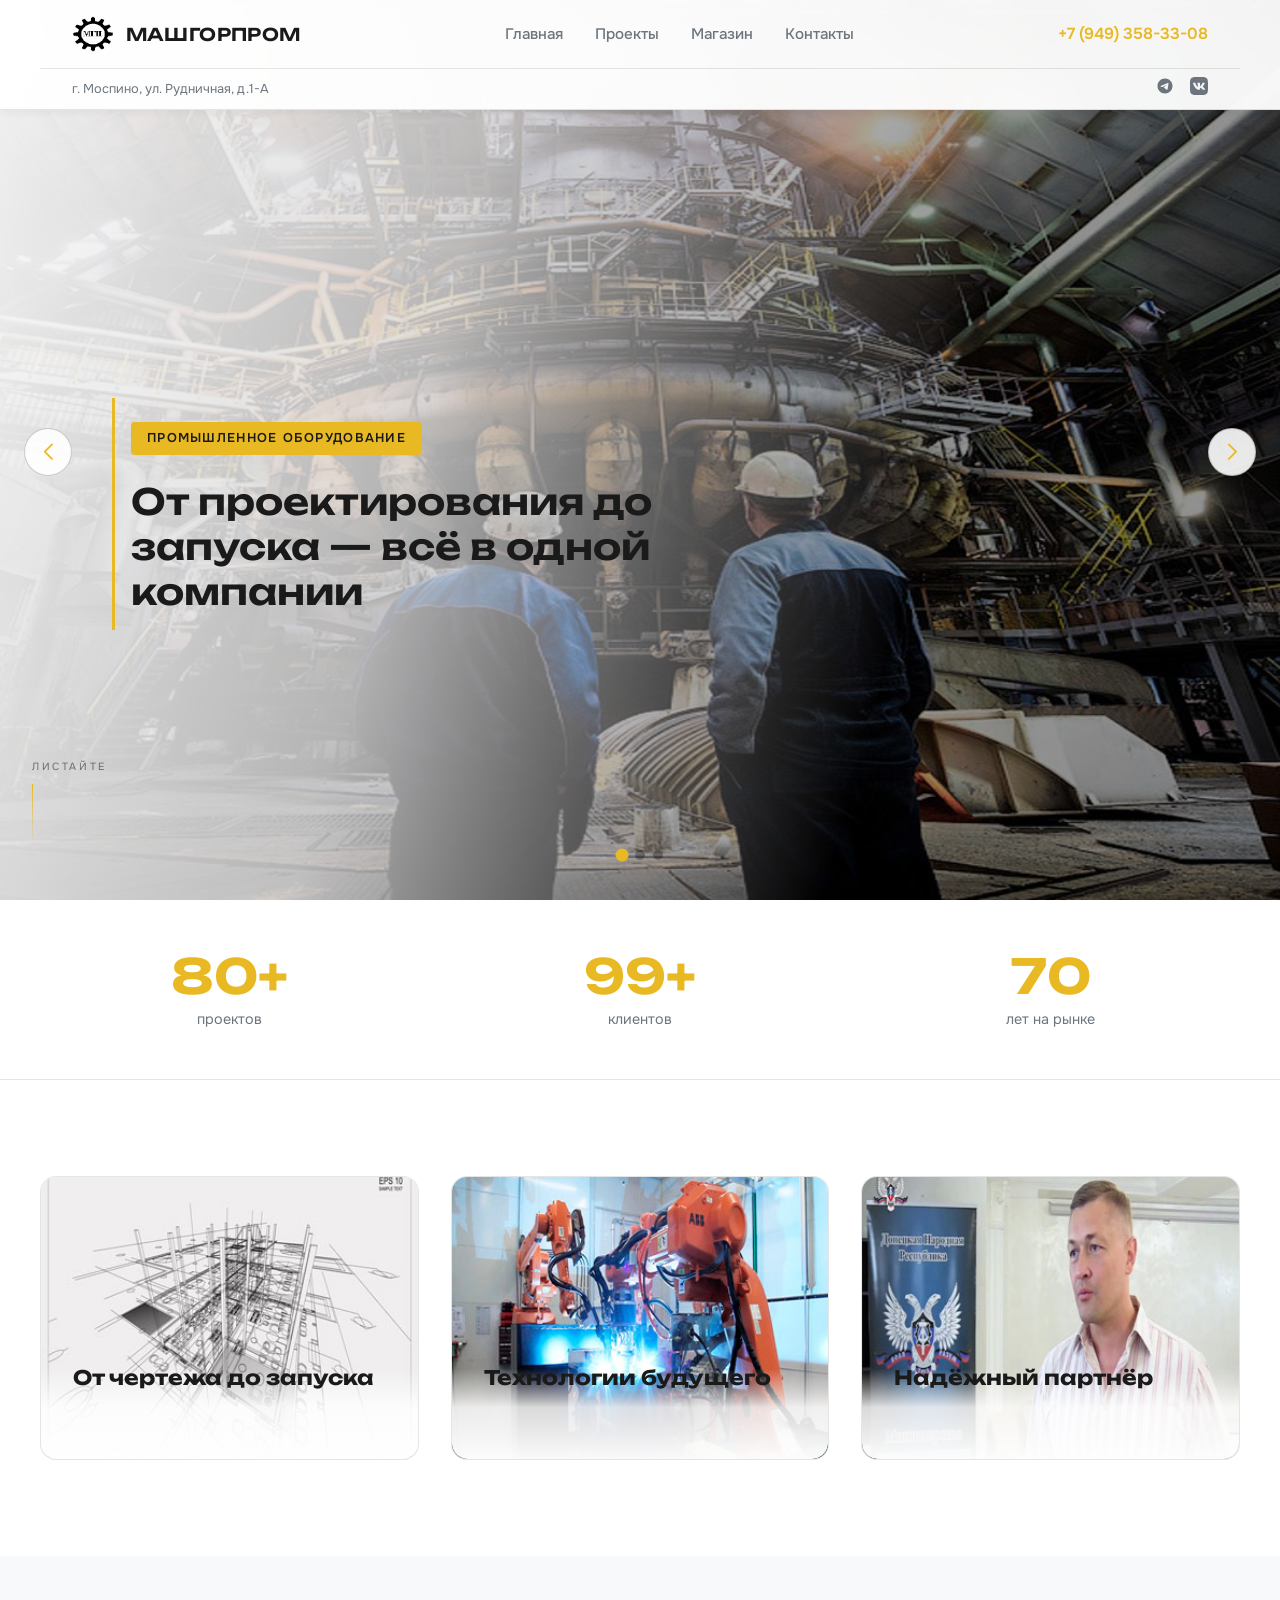
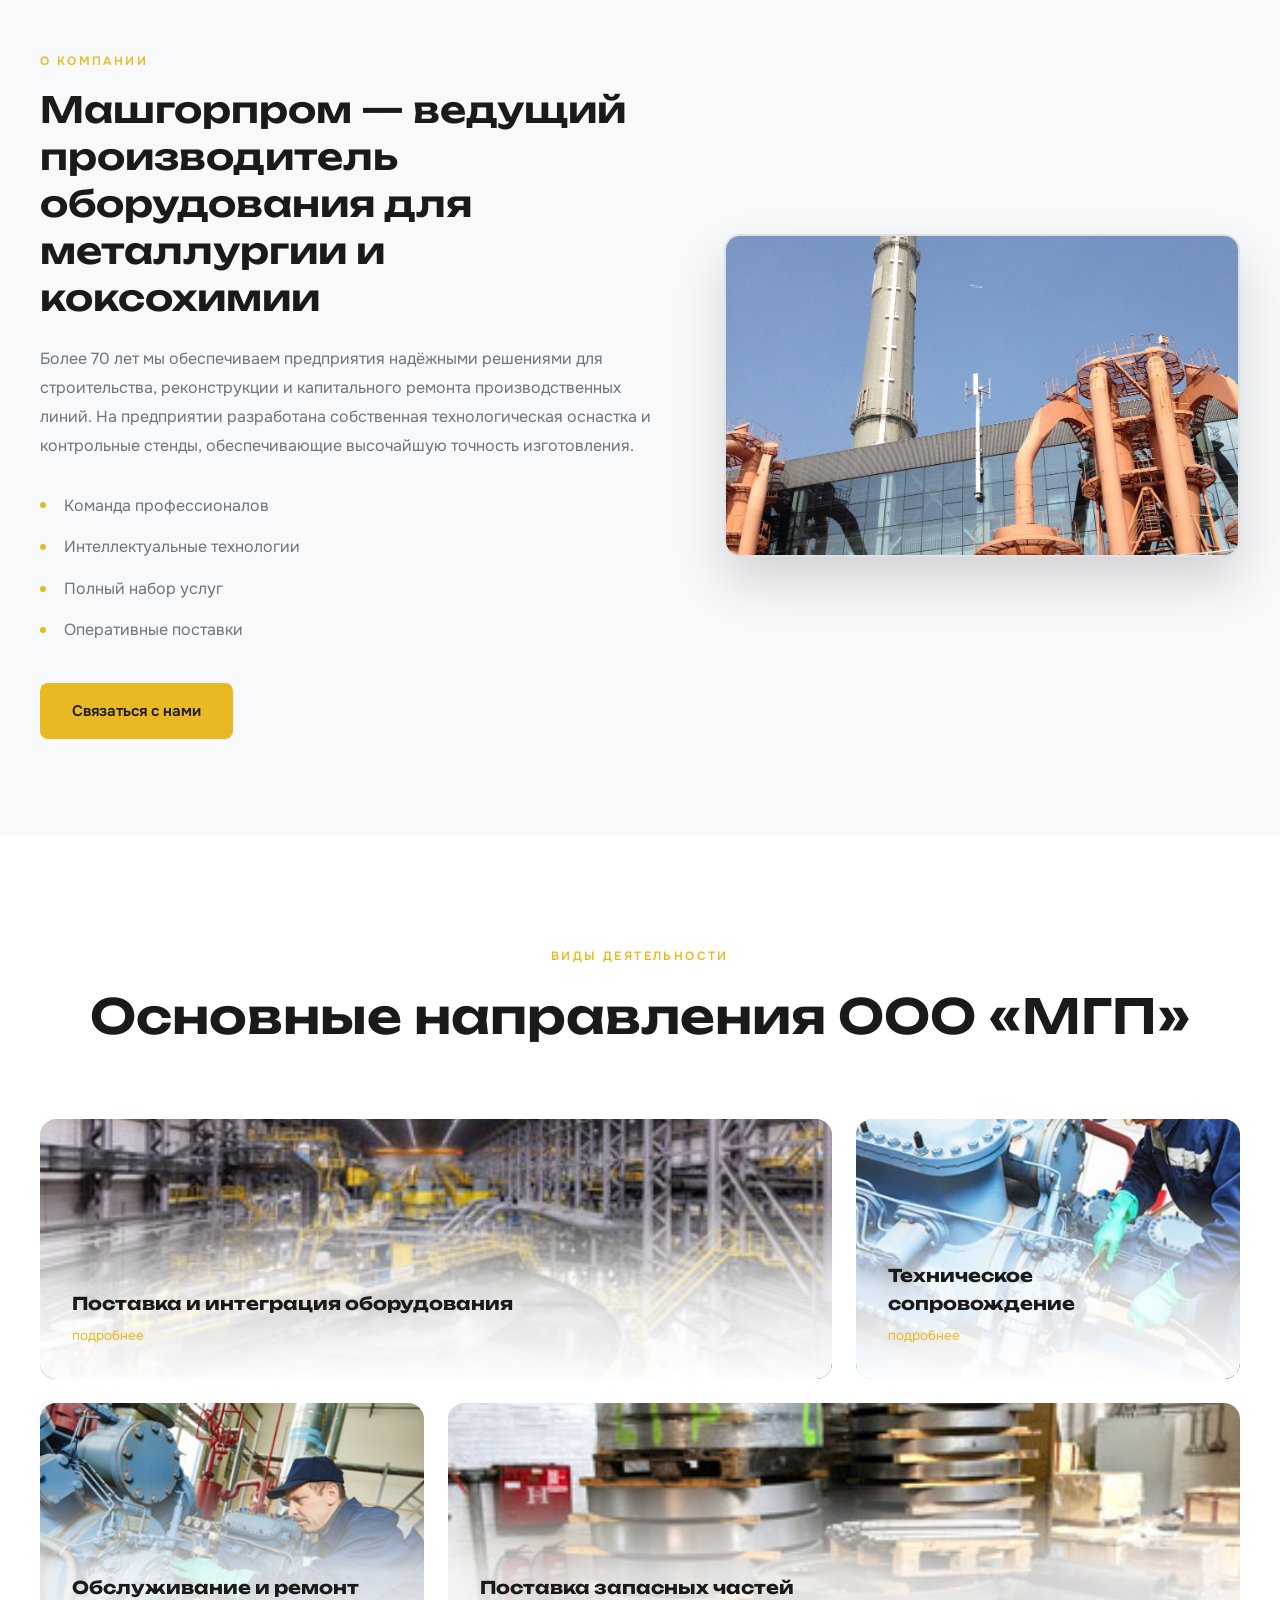
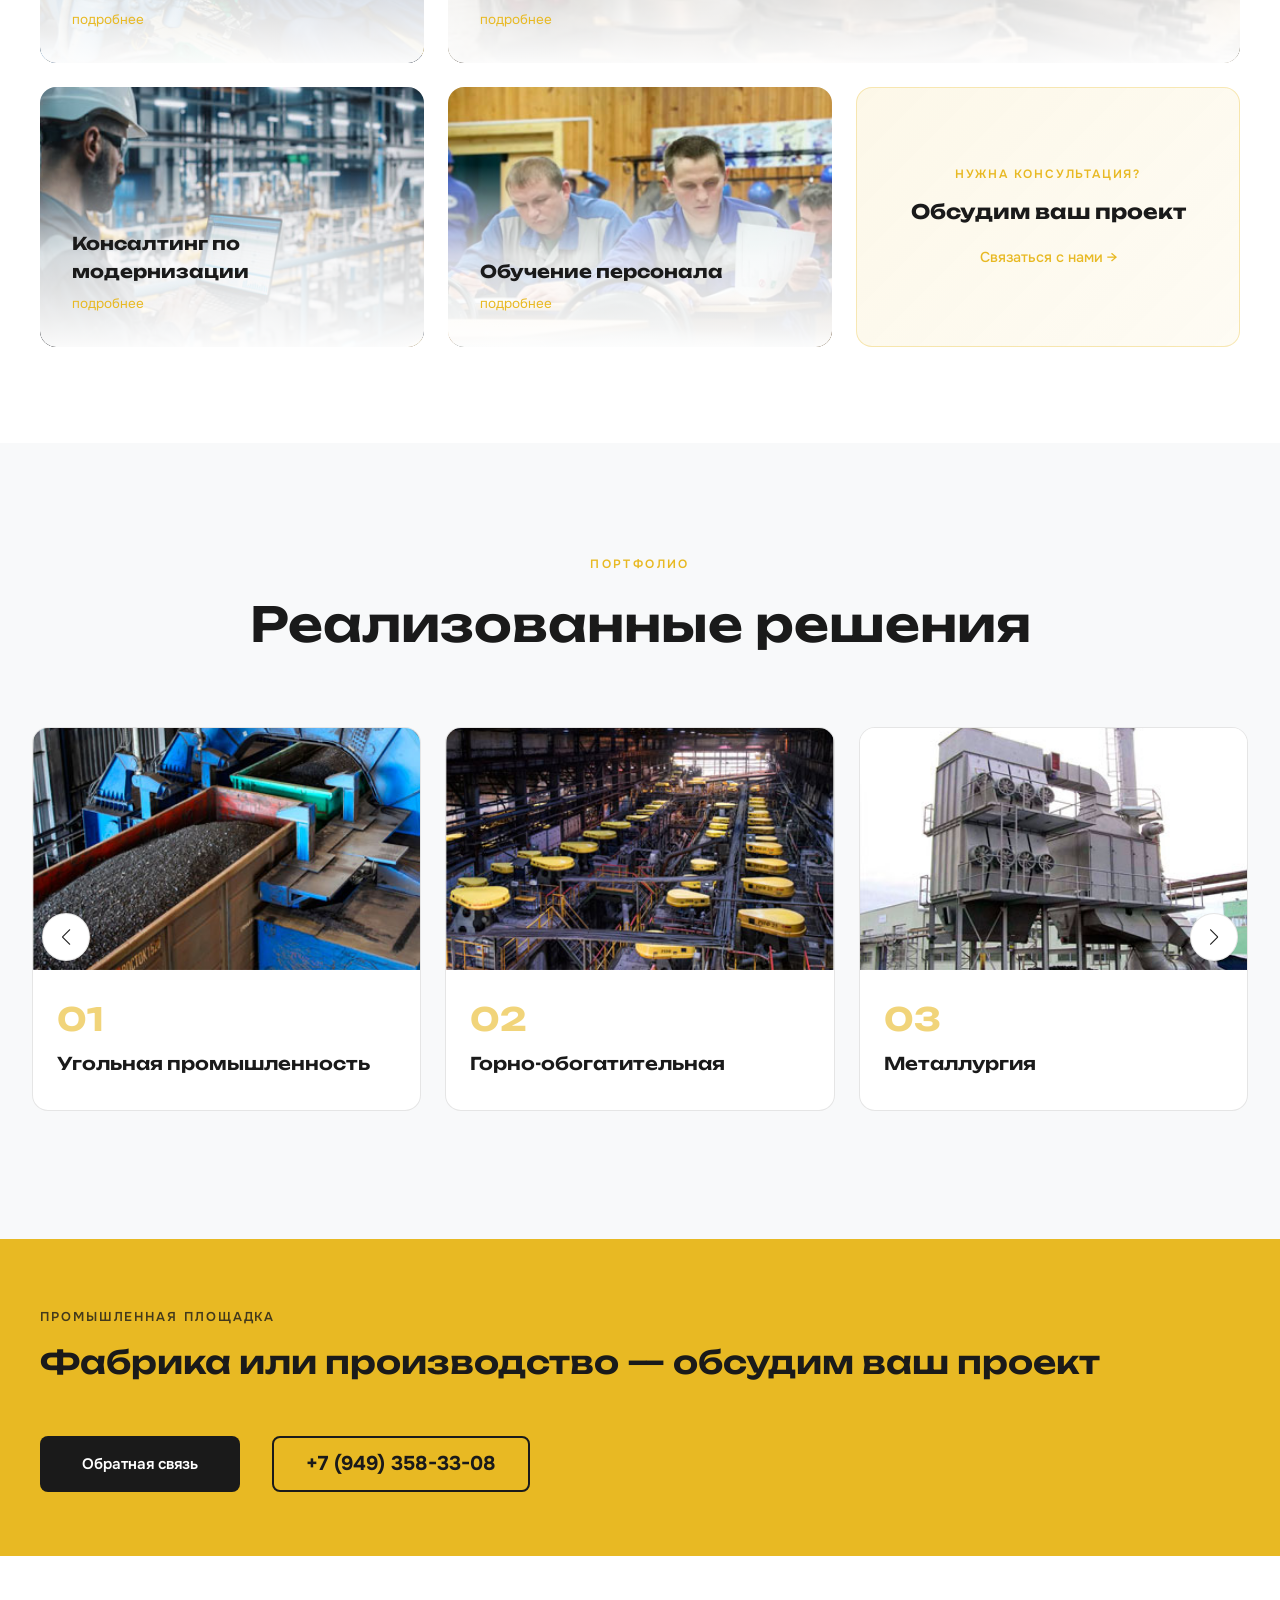
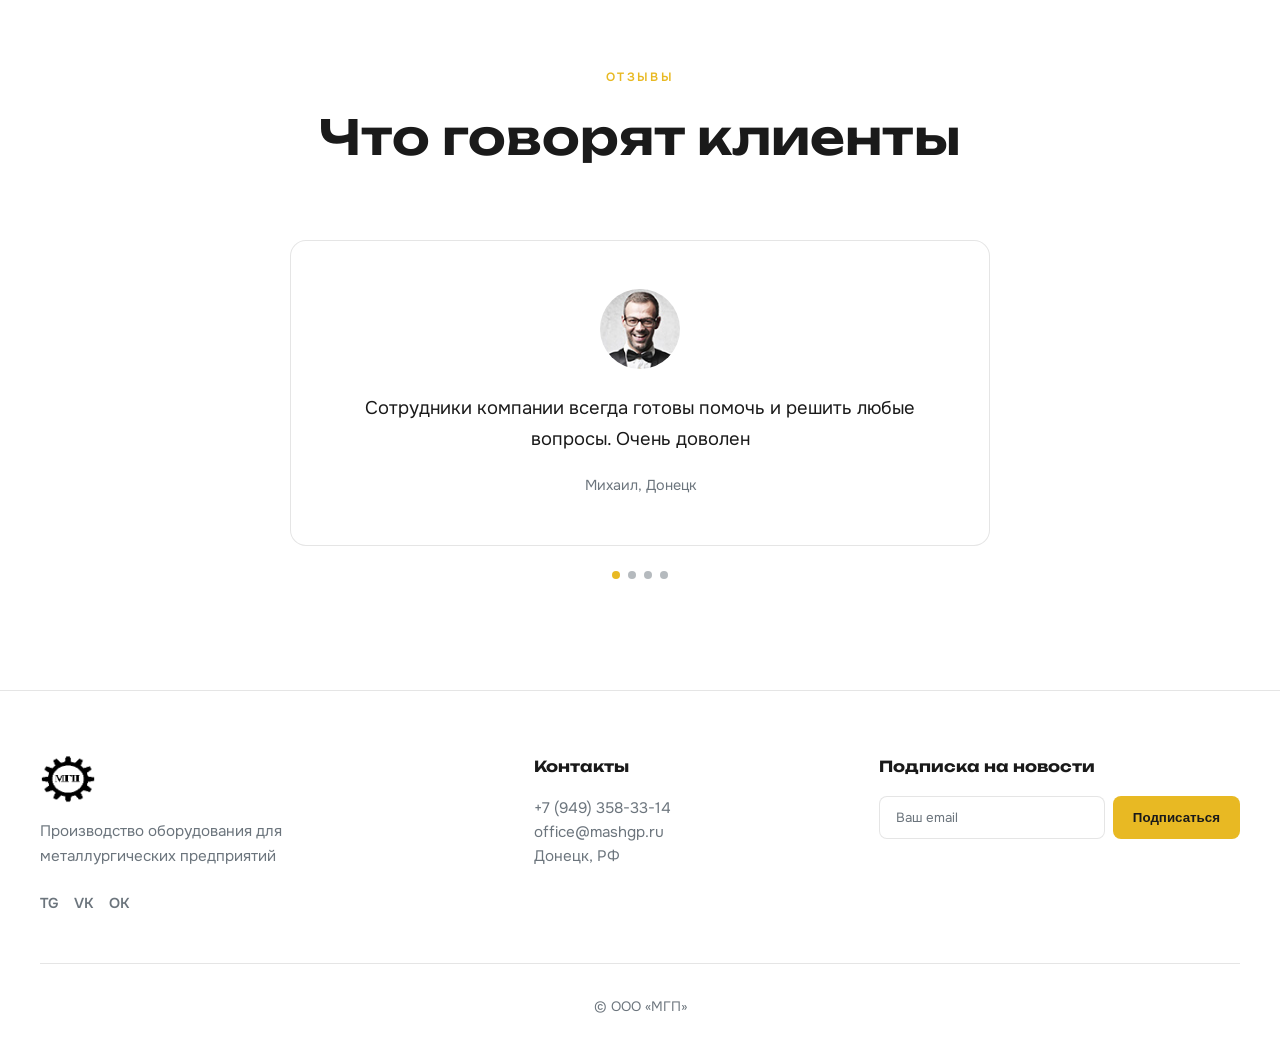
<file: index.html>
<!DOCTYPE html>
<html lang="ru">
<head>
  <meta charset="utf-8">
  <meta name="viewport" content="width=device-width, initial-scale=1">
  <title>МАШГОРПРОМ — Промышленное оборудование</title>
  <meta name="description" content="ООО Машгорпром — производство нестандартного оборудования для коксохимической и металлургической отраслей. 70+ лет на рынке.">
  <link rel="icon" href="images/favicon.png" type="image/png">

  <link rel="preconnect" href="https://fonts.googleapis.com">
  <link rel="preconnect" href="https://fonts.gstatic.com" crossorigin>
  <link href="https://fonts.googleapis.com/css2?family=Unbounded:wght@400;500;600;700&family=Onest:wght@400;500;600;700&display=swap" rel="stylesheet">

  <link rel="stylesheet" href="https://cdn.jsdelivr.net/npm/swiper@11/swiper-bundle.min.css">
  <link rel="stylesheet" href="css/home.css">
</head>
<body>
  <div class="preload" aria-hidden="true"></div>

  <header class="site-header">
    <div class="header-inner">
      <a href="index.html" class="logo">
        <img src="images/embl.png" alt="">
        <span>МАШГОРПРОМ</span>
      </a>
      <nav class="nav">
        <a href="index.html">Главная</a>
        <!-- <a href="services.html">Сервисы</a> -->
        <a href="projects.html">Проекты</a>
        <a href="shop.html">Магазин</a>
        <a href="contact-style-2.html">Контакты</a>
      </nav>
      <a href="tel:+79493583308" class="header-phone">+7 (949) 358-33-08</a>
      <button class="nav-toggle" aria-label="Меню" type="button">
        <span></span><span></span><span></span>
      </button>
    </div>
    <div class="header-bar">
      <span>г. Моспино, ул. Рудничная, д.1-А</span>
      <div class="header-social">
        <a href="#" aria-label="Telegram"><svg viewBox="0 0 24 24" width="18" height="18"><path fill="currentColor" d="M12 2C6.48 2 2 6.48 2 12s4.48 10 10 10 10-4.48 10-10S17.52 2 12 2zm4.64 6.8c-.15 1.58-.8 5.42-1.13 7.19-.14.75-.42 1-.68 1.03-.58.05-1.02-.38-1.58-.75-.88-.58-1.38-.94-2.23-1.5-.99-.65-.35-1.01.22-1.59.15-.15 2.71-2.48 2.76-2.69a.2.2 0 00-.05-.18c-.06-.05-.14-.03-.21-.02-.09.02-1.49.95-4.22 2.79-.4.27-.76.41-1.08.4-.36-.01-1.04-.2-1.55-.37-.63-.2-1.12-.31-1.08-.66.02-.18.27-.36.74-.55 2.92-1.27 4.86-2.11 5.83-2.51 2.78-1.16 3.35-1.36 3.73-1.36.08 0 .27.02.39.12.1.08.13.19.14.27-.01.06.01.24 0 .38z"/></svg></a>
        <a href="#" aria-label="VK"><svg viewBox="0 0 24 24" width="18" height="18"><path fill="currentColor" d="M15.684 0H8.316C1.592 0 0 1.592 0 8.316v7.368C0 22.408 1.592 24 8.316 24h7.368C22.408 24 24 22.408 24 15.684V8.316C24 1.592 22.408 0 15.684 0zm3.692 17.123h-1.744c-.66 0-.862-.525-2.049-1.727-1.033-1-1.49-1.135-1.744-1.135-.356 0-.458.102-.458.593v1.575c0 .424-.135.678-1.253.678-1.846 0-3.896-1.118-5.335-3.202C4.624 10.857 4.03 8.57 4.03 8.096c0-.254.102-.491.593-.491h1.744c.44 0 .61.203.78.677.863 2.49 2.303 4.675 2.896 4.675.22 0 .322-.102.322-.66V9.721c-.068-1.186-.695-1.287-.695-1.71 0-.203.17-.407.44-.407h2.744c.373 0 .508.203.508.643v3.473c0 .372.17.508.271.508.22 0 .407-.136.813-.542 1.254-1.406 2.151-3.574 2.151-3.574.119-.254.322-.491.762-.491h1.744c.525 0 .644.27.525.643-.22 1.017-2.354 4.031-2.354 4.031-.186.305-.254.44 0 .78.186.254.796.779 1.203 1.253.745.847 1.32 1.558 1.473 2.049.17.49-.085.744-.576.744z"/></svg></a>
      </div>
    </div>
  </header>

  <main>
    <section class="hero">
      <div class="hero-slider swiper">
        <div class="swiper-wrapper">
          <div class="swiper-slide" style="background-image: url(images/slider/1.jpg)">
            <div class="hero-content">
              <span class="hero-tag">Промышленное оборудование</span>
              <h1>От проектирования до запуска — всё в одной компании</h1>
            </div>
          </div>
          <div class="swiper-slide" style="background-image: url(images/slider/2.jpg)">
            <div class="hero-content">
              <span class="hero-tag">Надёжность</span>
              <h1>Более 20 лет на рынке промышленных решений</h1>
            </div>
          </div>
          <div class="swiper-slide" style="background-image: url(images/slider/3.jpg)">
            <div class="hero-content">
              <span class="hero-tag">Технологии будущего</span>
              <h1>Автоматизация и цифровизация вашего производства</h1>
            </div>
          </div>
        </div>
        <div class="hero-pagination swiper-pagination"></div>
        <button class="hero-prev swiper-button-prev" aria-label="Назад"></button>
        <button class="hero-next swiper-button-next" aria-label="Вперёд"></button>
        <div class="hero-scroll">
          <span>Листайте</span>
          <div class="hero-scroll-line"></div>
        </div>
      </div>
    </section>

    <section class="stats">
      <div class="stats-grid">
        <div class="stat">
          <span class="stat-num">80+</span>
          <span class="stat-label">проектов</span>
        </div>
        <div class="stat">
          <span class="stat-num">99+</span>
          <span class="stat-label">клиентов</span>
        </div>
        <div class="stat">
          <span class="stat-num">70</span>
          <span class="stat-label">лет на рынке</span>
        </div>
      </div>
    </section>

    <section class="features">
      <div class="features-grid">
        <a href="services.html" class="feature-card">
          <div class="feature-img"><img src="images/features/1-1.jpg" alt=""></div>
          <div class="feature-content">
            <h3>От чертежа до запуска</h3>
            <span class="feature-link">Узнать больше →</span>
          </div>
        </a>
        <a href="services.html" class="feature-card">
          <div class="feature-img"><img src="images/features/2-2.jpg" alt=""></div>
          <div class="feature-content">
            <h3>Технологии будущего</h3>
            <span class="feature-link">Узнать больше →</span>
          </div>
        </a>
        <a href="services.html" class="feature-card">
          <div class="feature-img"><img src="images/features/3-3.jpg" alt=""></div>
          <div class="feature-content">
            <h3>Надёжный партнёр</h3>
            <span class="feature-link">Узнать больше →</span>
          </div>
        </a>
      </div>
    </section>

    <section class="about">
      <div class="about-wrap">
        <div class="about-text">
          <span class="section-label">О компании</span>
          <h2>Машгорпром — ведущий производитель оборудования для металлургии и коксохимии</h2>
          <p>Более 70 лет мы обеспечиваем предприятия надёжными решениями для строительства, реконструкции и капитального ремонта производственных линий. На предприятии разработана собственная технологическая оснастка и контрольные стенды, обеспечивающие высочайшую точность изготовления.</p>
          <ul class="about-list">
            <li>Команда профессионалов</li>
            <li>Интеллектуальные технологии</li>
            <li>Полный набор услуг</li>
            <li>Оперативные поставки</li>
          </ul>
          <a href="contact-style-2.html" class="btn btn-primary">Связаться с нами</a>
        </div>
        <div class="about-img">
          <img src="images/features/h1-1.jpg" alt="Производство Машгорпром">
        </div>
      </div>
    </section>

    <section class="services">
      <div class="section-head">
        <span class="section-label">Виды деятельности</span>
        <h2>Основные направления ООО «МГП»</h2>
      </div>
      <div class="services-bento">
        <a href="industry-construction.html" class="service-tile">
          <img src="images/service/1-1.jpg" alt="">
          <div class="service-tile-overlay">
            <h3>Поставка и интеграция оборудования</h3>
            <span>подробнее</span>
          </div>
        </a>
        <a href="industry-construction.html" class="service-tile">
          <img src="images/service/2-2.jpg" alt="">
          <div class="service-tile-overlay">
            <h3>Техническое сопровождение</h3>
            <span>подробнее</span>
          </div>
        </a>
        <a href="industry-construction.html" class="service-tile">
          <img src="images/service/3-3.jpg" alt="">
          <div class="service-tile-overlay">
            <h3>Обслуживание и ремонт</h3>
            <span>подробнее</span>
          </div>
        </a>
        <a href="industry-construction.html" class="service-tile">
          <img src="images/service/4-4.jpg" alt="">
          <div class="service-tile-overlay">
            <h3>Поставка запасных частей</h3>
            <span>подробнее</span>
          </div>
        </a>
        <a href="industry-construction.html" class="service-tile">
          <img src="images/service/5-5.jpg" alt="">
          <div class="service-tile-overlay">
            <h3>Консалтинг по модернизации</h3>
            <span>подробнее</span>
          </div>
        </a>
        <a href="industry-construction.html" class="service-tile">
          <img src="images/service/6-6.jpg" alt="">
          <div class="service-tile-overlay">
            <h3>Обучение персонала</h3>
            <span>подробнее</span>
          </div>
        </a>
        <a href="contact-style-2.html" class="service-tile service-tile-cta">
          <div class="service-tile-cta-inner">
            <span class="service-tile-cta-label">Нужна консультация?</span>
            <h3>Обсудим ваш проект</h3>
            <span class="service-tile-cta-link">Связаться с нами →</span>
          </div>
        </a>
      </div>
    </section>

    <section class="projects">
      <div class="section-head">
        <span class="section-label">Портфолио</span>
        <h2>Реализованные решения</h2>
      </div>
      <div class="projects-slider swiper">
        <div class="swiper-wrapper">
          <div class="swiper-slide">
            <a href="project-single.html" class="project-card">
              <div class="project-img"><img src="images/projects/1-11.jpg" alt=""></div>
              <div class="project-info">
                <span class="project-num">01</span>
                <h3>Угольная промышленность</h3>
                <p>Модернизация участков погрузки и транспортировки угля</p>
              </div>
            </a>
          </div>
          <div class="swiper-slide">
            <a href="project-single.html" class="project-card">
              <div class="project-img"><img src="images/projects/2-2.jpg" alt=""></div>
              <div class="project-info">
                <span class="project-num">02</span>
                <h3>Горно-обогатительная</h3>
                <p>Создание и модернизация обогатительных фабрик</p>
              </div>
            </a>
          </div>
          <div class="swiper-slide">
            <a href="project-single.html" class="project-card">
              <div class="project-img"><img src="images/projects/3-3.jpg" alt=""></div>
              <div class="project-info">
                <span class="project-num">03</span>
                <h3>Металлургия</h3>
                <p>Системы пылегазоочистки и экологической безопасности</p>
              </div>
            </a>
          </div>
          <div class="swiper-slide">
            <a href="project-single.html" class="project-card">
              <div class="project-img"><img src="images/projects/4-4.jpg" alt=""></div>
              <div class="project-info">
                <span class="project-num">04</span>
                <h3>Цементная промышленность</h3>
                <p>Автоматизация линий фасовки и погрузки цемента</p>
              </div>
            </a>
          </div>
        </div>
        <div class="projects-nav">
          <button class="projects-prev swiper-button-prev" aria-label="Назад"></button>
          <button class="projects-next swiper-button-next" aria-label="Вперёд"></button>
        </div>
      </div>
    </section>

    <section class="cta">
      <div class="cta-inner">
        <div class="cta-text">
          <span class="cta-label">Промышленная площадка</span>
          <h2>Фабрика или производство — обсудим ваш проект</h2>
        </div>
        <div class="cta-actions">
          <a href="contact-style-2.html" class="btn btn-light">Обратная связь</a>
          <a href="tel:+79493583308" class="cta-phone">+7 (949) 358-33-08</a>
        </div>
      </div>
    </section>

    <section class="testimonials">
      <div class="section-head">
        <span class="section-label">Отзывы</span>
        <h2>Что говорят клиенты</h2>
      </div>
      <div class="testimonials-slider swiper">
        <div class="swiper-wrapper">
          <div class="swiper-slide">
            <blockquote class="testimonial">
              <img src="images/testimonials/1.jpg" alt="" class="testimonial-avatar">
              <p>Сотрудники компании всегда готовы помочь и решить любые вопросы. Очень доволен</p>
              <cite>Михаил, Донецк</cite>
            </blockquote>
          </div>
          <div class="swiper-slide">
            <blockquote class="testimonial">
              <img src="images/testimonials/2.jpg" alt="" class="testimonial-avatar">
              <p>Заказывал оборудование и был приятно удивлен качеством. Доставка прошла без задержек</p>
              <cite>Иван, Санкт-Петербург</cite>
            </blockquote>
          </div>
          <div class="swiper-slide">
            <blockquote class="testimonial">
              <img src="images/testimonials/3.jpg" alt="" class="testimonial-avatar">
              <p>Спасибо за оперативные ответы и профессиональные рекомендации. Очень доволен!</p>
              <cite>Дмитрий, Екатеринбург</cite>
            </blockquote>
          </div>
          <div class="swiper-slide">
            <blockquote class="testimonial">
              <img src="images/testimonials/4.jpg" alt="" class="testimonial-avatar">
              <p>Отличное качество продукции и профессиональный подход. Рекомендую всем</p>
              <cite>Ольга, Новосибирск</cite>
            </blockquote>
          </div>
        </div>
        <div class="testimonials-pagination swiper-pagination"></div>
      </div>
    </section>
  </main>

  <footer class="site-footer">
    <div class="footer-inner">
      <div class="footer-brand">
        <img src="images/embl.png" alt="" class="footer-logo">
        <p>Производство оборудования для металлургических предприятий</p>
        <div class="footer-social">
          <a href="#" aria-label="Telegram">TG</a>
          <a href="#" aria-label="VK">VK</a>
          <a href="#" aria-label="Одноклассники">OK</a>
        </div>
      </div>
      <div class="footer-contacts">
        <h4>Контакты</h4>
        <p><a href="tel:+79493583314">+7 (949) 358-33-14</a></p>
        <p><a href="mailto:office@mashgp.ru">office@mashgp.ru</a></p>
        <p>Донецк, РФ</p>
      </div>
      <div class="footer-newsletter">
        <h4>Подписка на новости</h4>
        <form class="newsletter-form">
          <input type="email" placeholder="Ваш email" required>
          <button type="submit">Подписаться</button>
        </form>
      </div>
    </div>
    <div class="footer-bottom">
      <p>© ООО «МГП»</p>
    </div>
  </footer>

  <a href="#" class="scroll-top" aria-label="Наверх">
    <svg viewBox="0 0 24 24" width="24" height="24"><path fill="currentColor" d="M7.41 15.41L12 10.83l4.59 4.58L18 14l-6-6-6 6z"/></svg>
  </a>

  <script src="https://cdn.jsdelivr.net/npm/swiper@11/swiper-bundle.min.js"></script>
  <script src="js/home.js"></script>
</body>
</html>
</file>
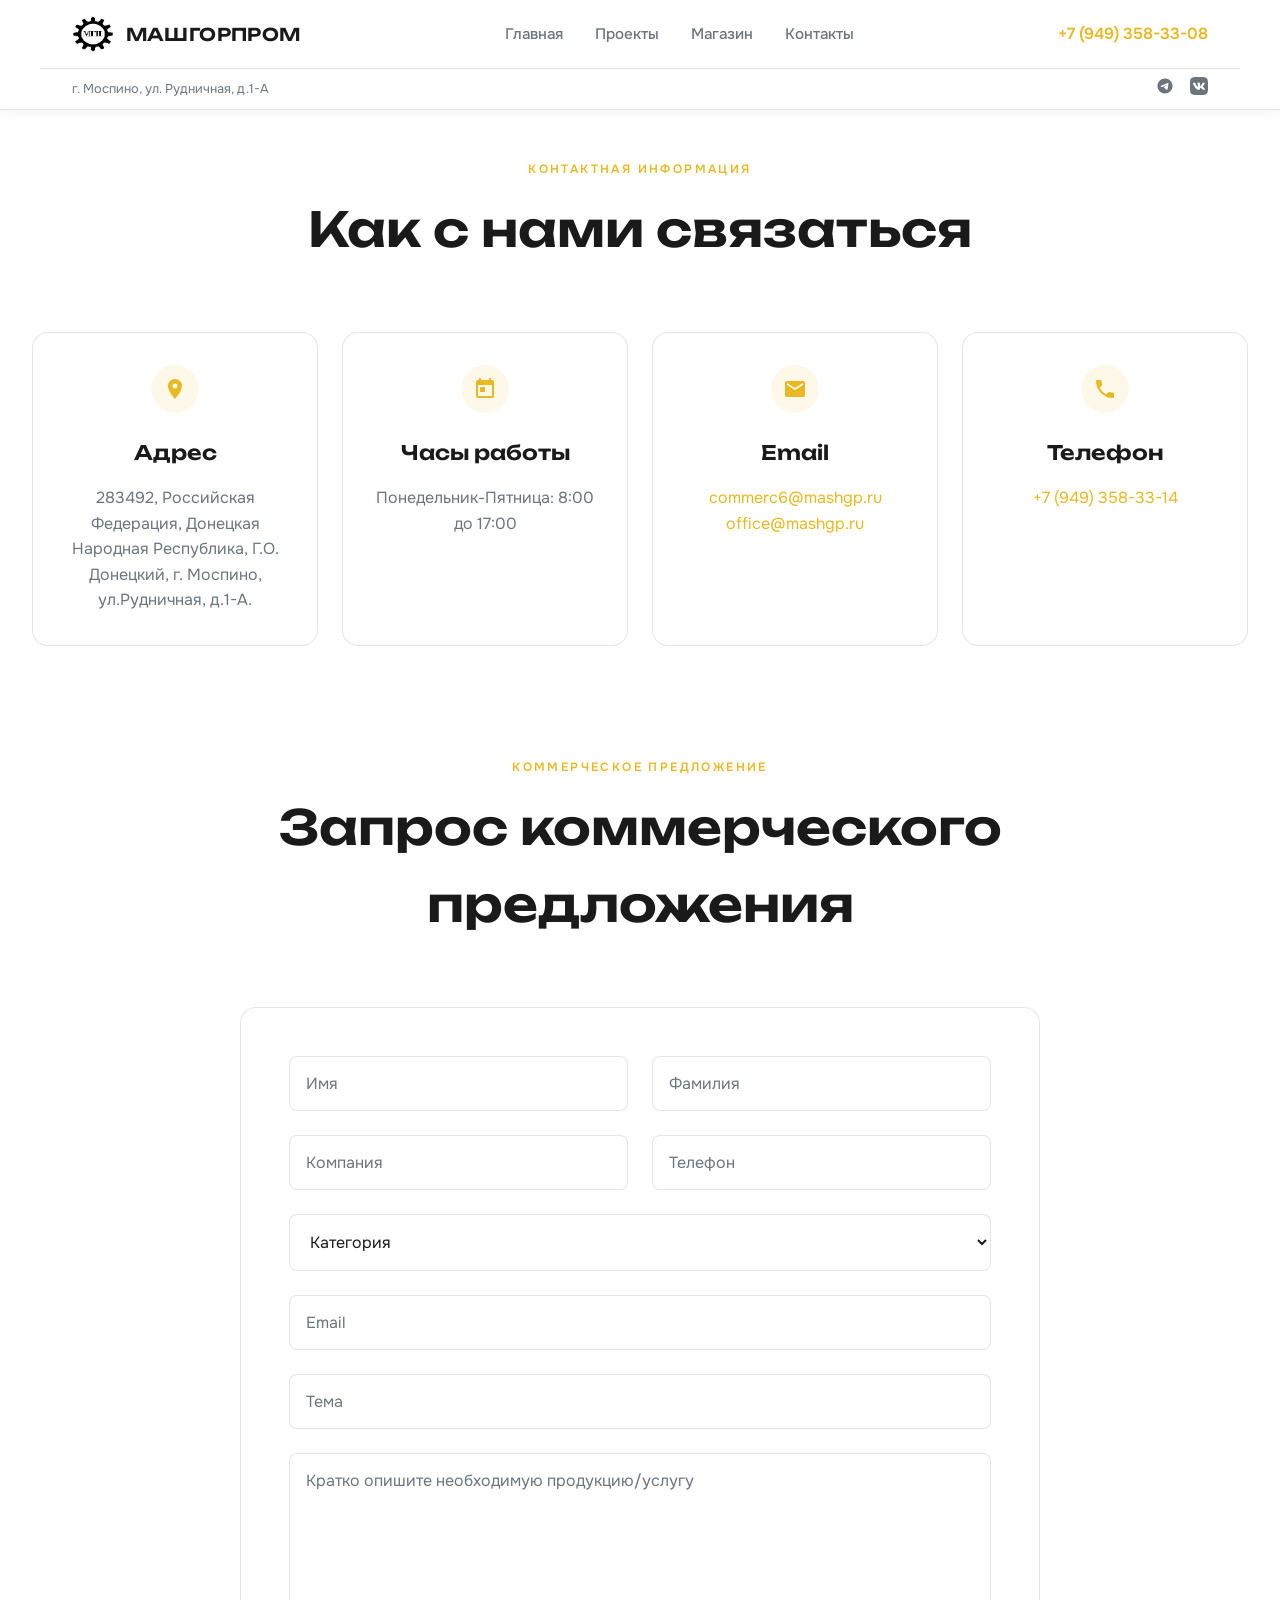
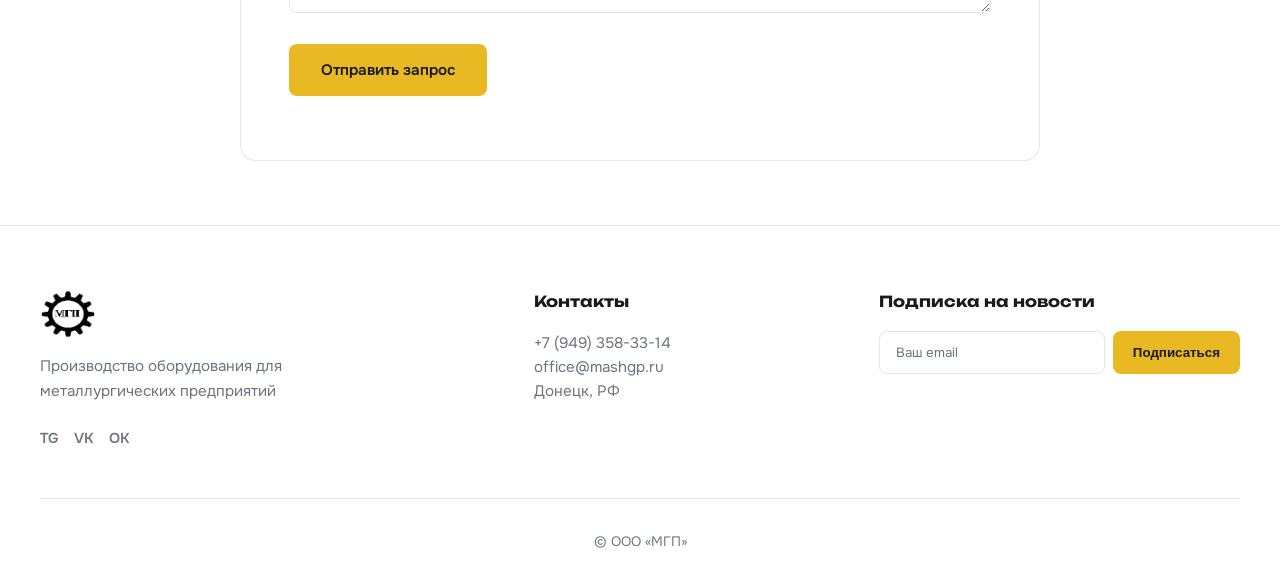
<file: contact-style-2.html>
<!DOCTYPE html>
<html lang="ru">
<head>
  <meta charset="utf-8">
  <meta name="viewport" content="width=device-width, initial-scale=1">
  <title>Контакты — МАШГОРПРОМ</title>
  <meta name="description" content="Контакты ООО Машгорпром — производство нестандартного оборудования для коксохимической и металлургической отраслей. 70+ лет на рынке.">
  <link rel="icon" href="images/favicon.png" type="image/png">

  <link rel="preconnect" href="https://fonts.googleapis.com">
  <link rel="preconnect" href="https://fonts.gstatic.com" crossorigin>
  <link href="https://fonts.googleapis.com/css2?family=Unbounded:wght@400;500;600;700&family=Onest:wght@400;500;600;700&display=swap" rel="stylesheet">

  <link rel="stylesheet" href="css/home.css">
</head>

<body>
  <div class="preload" aria-hidden="true"></div>

  <header class="site-header">
    <div class="header-inner">
      <a href="index.html" class="logo">
        <img src="images/embl.png" alt="">
        <span>МАШГОРПРОМ</span>
      </a>
      <nav class="nav">
        <a href="index.html">Главная</a>
        <!-- <a href="services.html">Сервисы</a> -->
        <a href="projects.html">Проекты</a>
        <a href="shop.html">Магазин</a>
        <a href="contact-style-2.html" class="active">Контакты</a>
      </nav>
      <a href="tel:+79493583308" class="header-phone">+7 (949) 358-33-08</a>
      <button class="nav-toggle" aria-label="Меню" type="button">
        <span></span><span></span><span></span>
      </button>
    </div>
    <div class="header-bar">
      <span>г. Моспино, ул. Рудничная, д.1-А</span>
      <div class="header-social">
        <a href="#" aria-label="Telegram"><svg viewBox="0 0 24 24" width="18" height="18"><path fill="currentColor" d="M12 2C6.48 2 2 6.48 2 12s4.48 10 10 10 10-4.48 10-10S17.52 2 12 2zm4.64 6.8c-.15 1.58-.8 5.42-1.13 7.19-.14.75-.42 1-.68 1.03-.58.05-1.02-.38-1.58-.75-.88-.58-1.38-.94-2.23-1.5-.99-.65-.35-1.01.22-1.59.15-.15 2.71-2.48 2.76-2.69a.2.2 0 00-.05-.18c-.06-.05-.14-.03-.21-.02-.09.02-1.49.95-4.22 2.79-.4.27-.76.41-1.08.4-.36-.01-1.04-.2-1.55-.37-.63-.2-1.12-.31-1.08-.66.02-.18.27-.36.74-.55 2.92-1.27 4.86-2.11 5.83-2.51 2.78-1.16 3.35-1.36 3.73-1.36.08 0 .27.02.39.12.1.08.13.19.14.27-.01.06.01.24 0 .38z"/></svg></a>
        <a href="#" aria-label="VK"><svg viewBox="0 0 24 24" width="18" height="18"><path fill="currentColor" d="M15.684 0H8.316C1.592 0 0 1.592 0 8.316v7.368C0 22.408 1.592 24 8.316 24h7.368C22.408 24 24 22.408 24 15.684V8.316C24 1.592 22.408 0 15.684 0zm3.692 17.123h-1.744c-.66 0-.862-.525-2.049-1.727-1.033-1-1.49-1.135-1.744-1.135-.356 0-.458.102-.458.593v1.575c0 .424-.135.678-1.253.678-1.846 0-3.896-1.118-5.335-3.202C4.624 10.857 4.03 8.57 4.03 8.096c0-.254.102-.491.593-.491h1.744c.44 0 .61.203.78.677.863 2.49 2.303 4.675 2.896 4.675.22 0 .322-.102.322-.66V9.721c-.068-1.186-.695-1.287-.695-1.71 0-.203.17-.407.44-.407h2.744c.373 0 .508.203.508.643v3.473c0 .372.17.508.271.508.22 0 .407-.136.813-.542 1.254-1.406 2.151-3.574 2.151-3.574.119-.254.322-.491.762-.491h1.744c.525 0 .644.27.525.643-.22 1.017-2.354 4.031-2.354 4.031-.186.305-.254.44 0 .78.186.254.796.779 1.203 1.253.745.847 1.32 1.558 1.473 2.049.17.49-.085.744-.576.744z"/></svg></a>
      </div>
    </div>
  </header>

  <main>
    <section class="contact-info">
      <div class="container">
        <div class="section-head" style="padding-top: 4rem;">
          <span class="section-label">Контактная информация</span>
          <h2>Как с нами связаться</h2>
        </div>
      </div>
      <div class="contact-grid">
        <div class="contact-card">
          <div class="contact-icon">
            <svg viewBox="0 0 24 24" width="24" height="24"><path fill="currentColor" d="M12 2C8.13 2 5 5.13 5 9c0 5.25 7 13 7 13s7-7.75 7-13c0-3.87-3.13-7-7-7zm0 9.5c-1.38 0-2.5-1.12-2.5-2.5s1.12-2.5 2.5-2.5 2.5 1.12 2.5 2.5-1.12 2.5-2.5 2.5z"/></svg>
          </div>
          <h3>Адрес</h3>
          <p>283492, Российская Федерация, Донецкая Народная Республика, Г.О. Донецкий, г. Моспино, ул.Рудничная, д.1-А.</p>
        </div>
        <div class="contact-card">
          <div class="contact-icon">
            <svg viewBox="0 0 24 24" width="24" height="24"><path fill="currentColor" d="M19 3h-1V1h-2v2H8V1H6v2H5c-1.11 0-1.99.9-1.99 2L3 19c0 1.1.89 2 2 2h14c1.1 0 2-.9 2-2V5c0-1.1-.9-2-2-2zm0 16H5V8h14v11zM7 10h5v5H7z"/></svg>
          </div>
          <h3>Часы работы</h3>
          <p>Понедельник-Пятница: 8:00 до 17:00</p>
        </div>
        <div class="contact-card">
          <div class="contact-icon">
            <svg viewBox="0 0 24 24" width="24" height="24"><path fill="currentColor" d="M20 4H4c-1.1 0-1.99.9-1.99 2L2 18c0 1.1.9 2 2 2h16c1.1 0 2-.9 2-2V6c0-1.1-.9-2-2-2zm0 4l-8 5-8-5V6l8 5 8-5v2z"/></svg>
          </div>
          <h3>Email</h3>
          <p><a href="mailto:commerc6@mashgp.ru">commerc6@mashgp.ru</a></p>
          <p><a href="mailto:office@mashgp.ru">office@mashgp.ru</a></p>
        </div>
        <div class="contact-card">
          <div class="contact-icon">
            <svg viewBox="0 0 24 24" width="24" height="24"><path fill="currentColor" d="M6.62 10.79c1.44 2.83 3.76 5.14 6.59 6.59l2.2-2.2c.27-.27.67-.36 1.02-.24 1.12.37 2.33.57 3.57.57.55 0 1 .45 1 1V20c0 .55-.45 1-1 1-9.39 0-17-7.61-17-17 0-.55.45-1 1-1h3.5c.55 0 1 .45 1 1 0 1.25.2 2.45.57 3.57.11.35.03.74-.25 1.02l-2.2 2.2z"/></svg>
          </div>
          <h3>Телефон</h3>
          <p><a href="tel:+79493583314">+7 (949) 358-33-14</a></p>
        </div>
      </div>
    </section>

    <section id="rfq" class="contact-form">
      <div class="container">
        <div class="section-head">
          <span class="section-label">Коммерческое предложение</span>
          <h2>Запрос коммерческого предложения</h2>
        </div>
        <div class="form-container">
          <form id="ajax-contact" method="post" action="#">
            <div class="form-row">
              <div class="form-group">
                <input type="text" name="f_name" id="f_name" placeholder="Имя" required>
              </div>
              <div class="form-group">
                <input type="text" name="l_name" id="l_name" placeholder="Фамилия" required>
              </div>
            </div>
            <div class="form-row">
              <div class="form-group">
                <input type="text" name="company" id="company" placeholder="Компания" required>
              </div>
              <div class="form-group">
                <input type="text" name="phone" id="phone" placeholder="Телефон" required>
              </div>
            </div>
            <div class="form-group">
              <select name="category" id="category" required>
                <option value="">Категория</option>
                <option value="koks">Коксохимическое оборудование</option>
                <option value="gas">Газоочистка и трубопроводы</option>
                <option value="thermal">Теплоэнергетическое оборудование</option>
                <option value="metal">Металлоконструкции</option>
                <option value="service">Ремкомплект и сервис</option>
              </select>
            </div>
            <div class="form-group">
              <input type="email" name="email" id="email" placeholder="Email" required>
            </div>
            <div class="form-group">
              <input type="text" name="subject" id="subject" placeholder="Тема" required>
            </div>
            <div class="form-group">
              <textarea rows="6" placeholder="Кратко опишите необходимую продукцию/услугу" id="message" name="message" required></textarea>
            </div>
            <button type="submit" class="btn btn-primary">Отправить запрос</button>
            <div id="form-messages"></div>
          </form>
        </div>
      </div>
    </section>
  </main>

      <footer class="site-footer">
    <div class="footer-inner">
      <div class="footer-brand">
        <img src="images/embl.png" alt="" class="footer-logo">
        <p>Производство оборудования для металлургических предприятий</p>
        <div class="footer-social">
          <a href="#" aria-label="Telegram">TG</a>
          <a href="#" aria-label="VK">VK</a>
          <a href="#" aria-label="Одноклассники">OK</a>
        </div>
      </div>
      <div class="footer-contacts">
        <h4>Контакты</h4>
        <p><a href="tel:+79493583314">+7 (949) 358-33-14</a></p>
        <p><a href="mailto:office@mashgp.ru">office@mashgp.ru</a></p>
        <p>Донецк, РФ</p>
      </div>
      <div class="footer-newsletter">
        <h4>Подписка на новости</h4>
        <form class="newsletter-form">
          <input type="email" placeholder="Ваш email" required>
          <button type="submit">Подписаться</button>
        </form>
      </div>
    </div>
    <div class="footer-bottom">
      <p>© ООО «МГП»</p>
    </div>
  </footer>

  <a href="#" class="scroll-top" aria-label="Наверх">
    <svg viewBox="0 0 24 24" width="24" height="24"><path fill="currentColor" d="M7.41 15.41L12 10.83l4.59 4.58L18 14l-6-6-6 6z"/></svg>
  </a>

  <script src="https://cdn.jsdelivr.net/npm/swiper@11/swiper-bundle.min.js"></script>
  <script src="js/home.js"></script>
  <script>
    (function(){
      function getParam(name) {
        const params = new URLSearchParams(window.location.search);
        return params.get(name);
      }
      const subject = getParam('subject');
      const category = getParam('category');
      if (subject) {
        var s = document.getElementById('subject');
        if (s) s.value = subject;
      }
      if (category) {
        var c = document.getElementById('category');
        if (c) { c.value = category; }
      }
      var cSel = document.getElementById('category');
      if (cSel) {
        function updatePlaceholder(){
          if (!cSel.value) { cSel.classList.add('placeholder'); } else { cSel.classList.remove('placeholder'); }
        }
        updatePlaceholder();
        cSel.addEventListener('change', updatePlaceholder);
      }
      if (location.hash === '#rfq') {
        setTimeout(function(){ document.getElementById('rfq').scrollIntoView({behavior:'smooth'}); }, 50);
      }
      var form = document.getElementById('ajax-contact');
      if (form) {
        form.addEventListener('submit', function(e){
          e.preventDefault();
          var messages = document.getElementById('form-messages');
          function setError(el, msg){
            if (!el) return;
            el.classList.add('is-invalid');
            var holder = el.parentElement;
            var ex = holder.querySelector('.error-text');
            if (!ex) { ex = document.createElement('small'); ex.className = 'error-text'; holder.appendChild(ex); }
            ex.textContent = msg;
          }
          function clearError(el){
            if (!el) return;
            el.classList.remove('is-invalid');
            var holder = el.parentElement;
            var ex = holder.querySelector('.error-text');
            if (ex) ex.textContent = '';
          }
          var f = {
            fname: document.getElementById('f_name'),
            lname: document.getElementById('l_name'),
            company: document.getElementById('company'),
            phone: document.getElementById('phone'),
            email: document.getElementById('email'),
            subject: document.getElementById('subject'),
            category: document.getElementById('category'),
            message: document.getElementById('message')
          };
          var ok = true;
          Object.keys(f).forEach(function(k){ clearError(f[k]); });
          function req(el, label){ if(!el.value.trim()){ setError(el, 'Заполните поле: '+label); ok=false; } }
          req(f.fname, 'Имя');
          req(f.lname, 'Фамилия');
          req(f.company, 'Компания');
          req(f.phone, 'Телефон');
          req(f.email, 'Email');
          req(f.subject, 'Тема');
          req(f.message, 'Сообщение');
          if(!f.category.value){ setError(f.category, 'Выберите категорию'); ok=false; }
          var emailRe = /^[^\s@]+@[^\s@]+\.[^\s@]+$/;
          if (f.email.value && !emailRe.test(f.email.value)) { setError(f.email, 'Неверный формат email'); ok=false; }
          var digits = f.phone.value.replace(/\D/g,'');
          if (digits.length < 6) { setError(f.phone, 'Укажите корректный телефон'); ok=false; }
          if (!messages) { messages = document.createElement('div'); messages.id = 'form-messages'; form.appendChild(messages); }
          if (ok){
            messages.innerText = 'Спасибо! Ваш запрос отправлен.';
            messages.style.color = '#2b2f33';
            messages.style.fontWeight = '600';
            messages.style.marginTop = '12px';
            form.reset();
            updatePlaceholder();
          } else {
            messages.innerText = 'Проверьте заполнение формы.';
            messages.style.color = '#d93025';
            messages.style.fontWeight = '600';
            messages.style.marginTop = '12px';
          }
        });
      }
    })();
  </script>
</body>
</html>
</file>
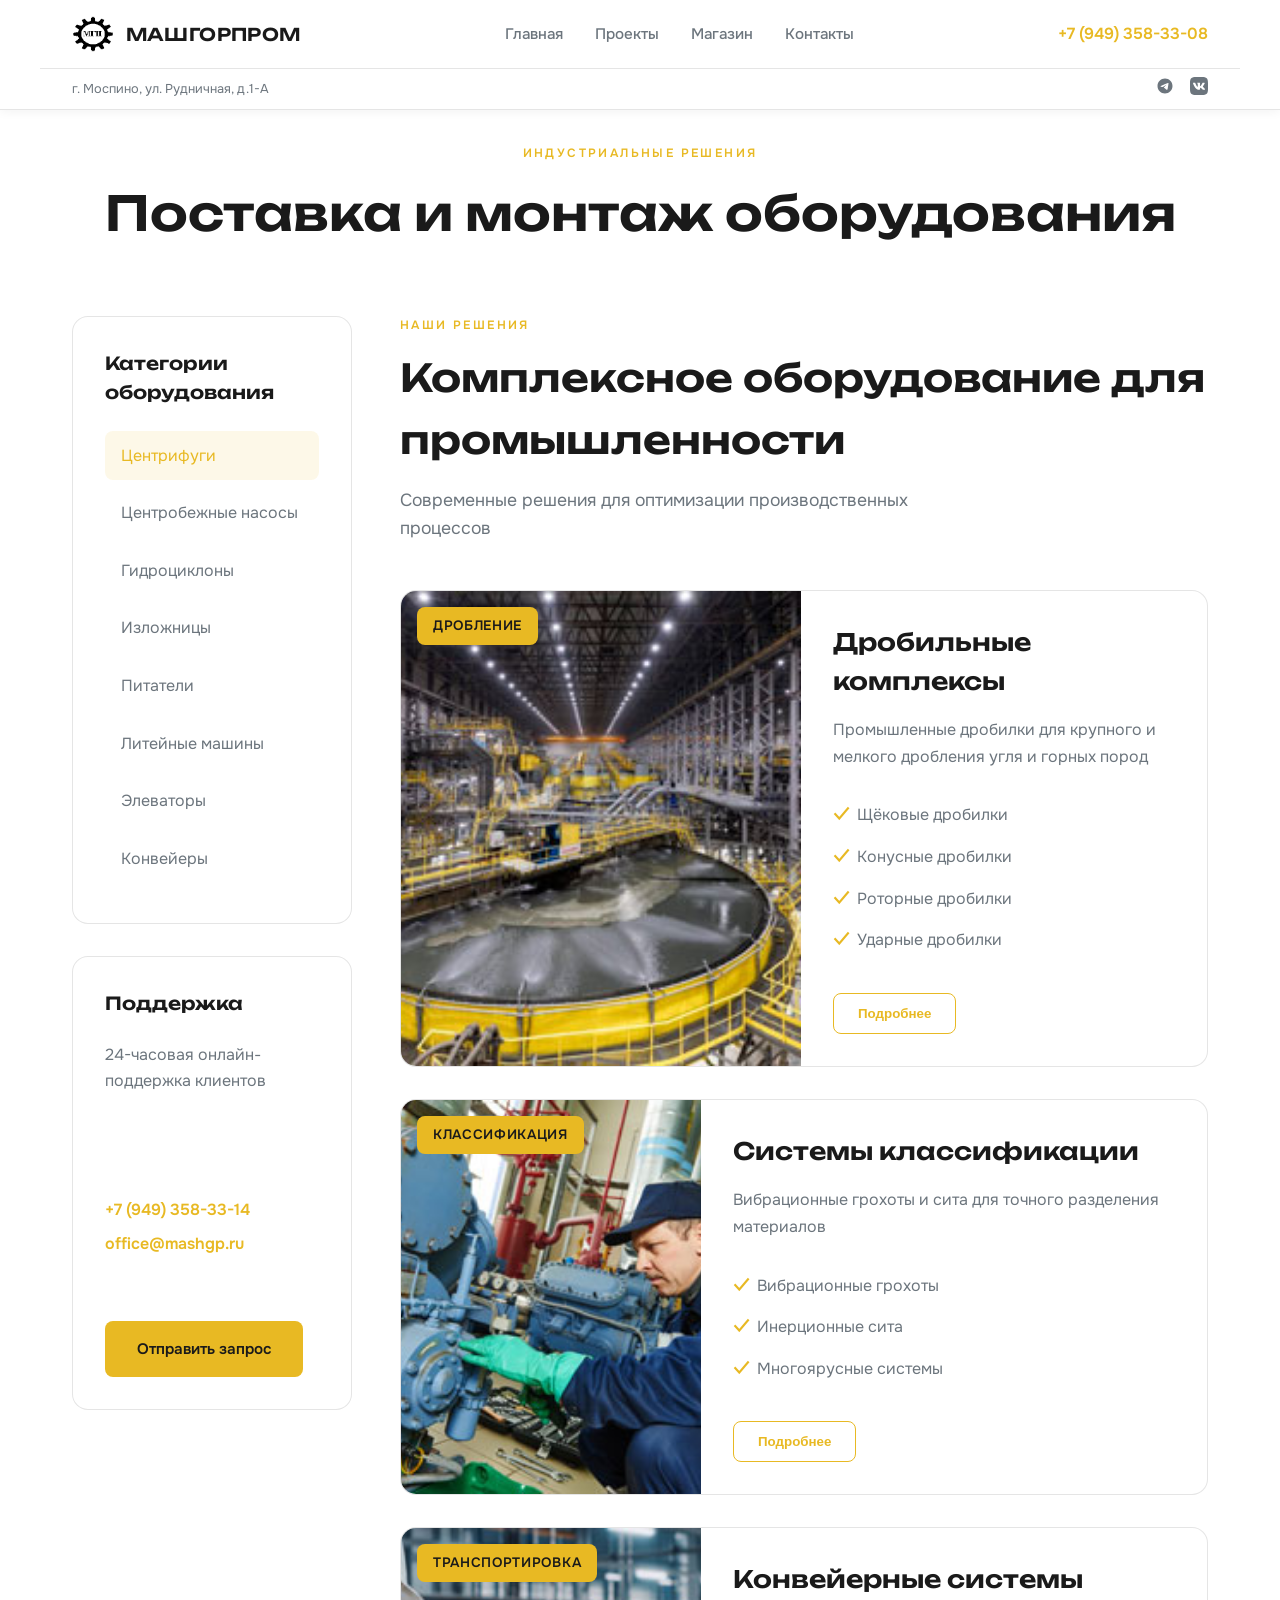
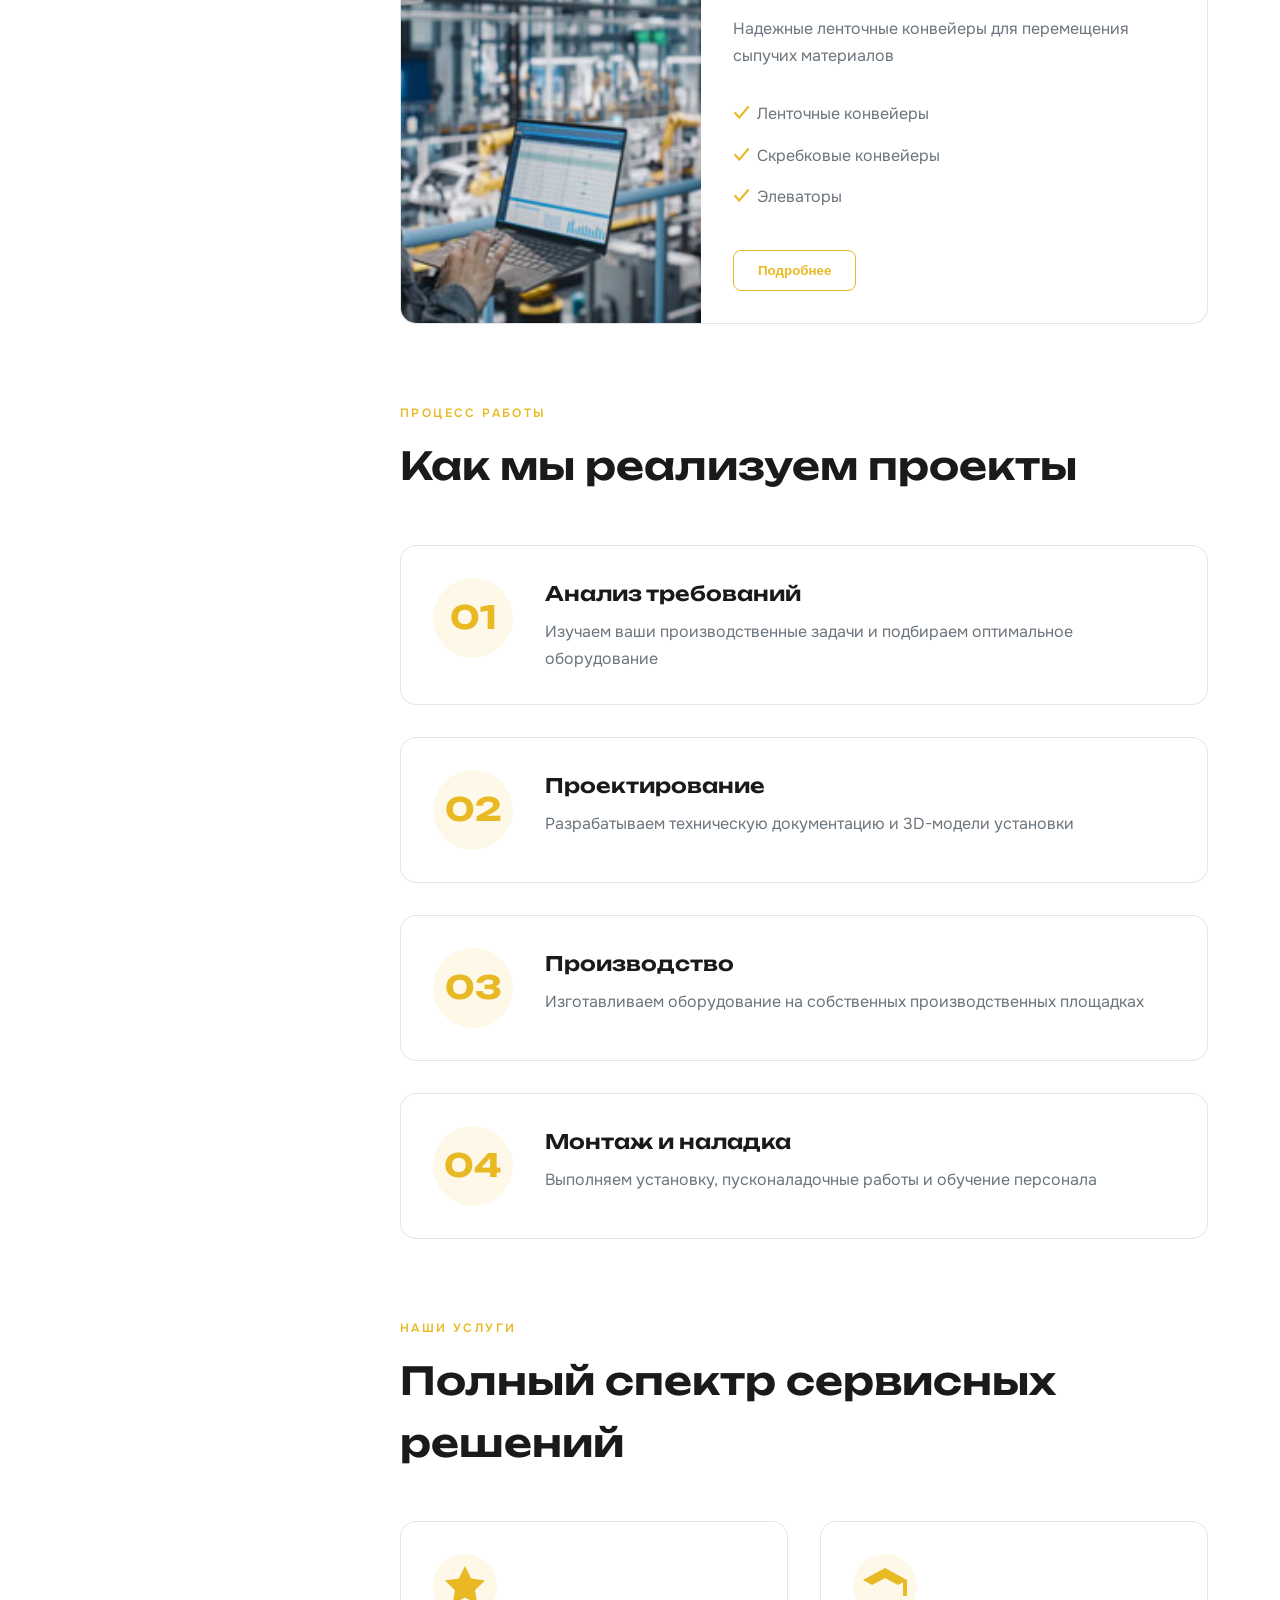
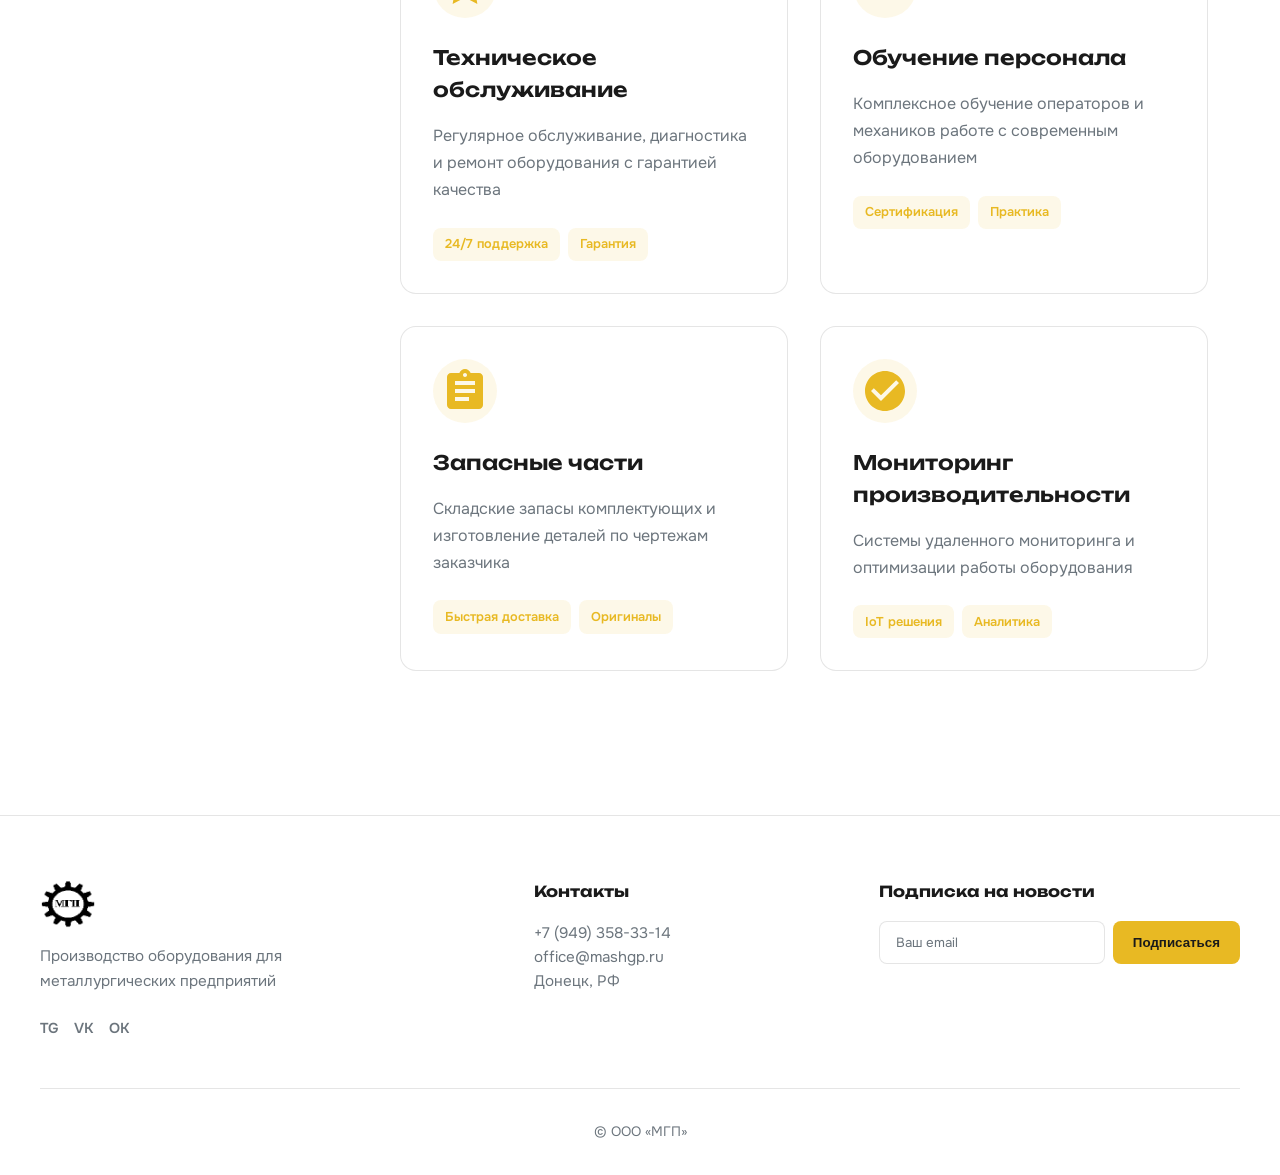
<file: industry-construction.html>
<!DOCTYPE html>
<html lang="ru">
<head>
  <meta charset="utf-8">
  <meta name="viewport" content="width=device-width, initial-scale=1">
  <title>Индустриальные решения — МАШГОРПРОМ</title>
  <meta name="description" content="Индустриальные решения ООО Машгорпром — оборудование для коксохимической и металлургической отраслей. 70+ лет на рынке.">
  <link rel="icon" href="images/favicon.png" type="image/png">

  <link rel="preconnect" href="https://fonts.googleapis.com">
  <link rel="preconnect" href="https://fonts.gstatic.com" crossorigin>
  <link href="https://fonts.googleapis.com/css2?family=Unbounded:wght@400;500;600;700&family=Onest:wght@400;500;600;700&display=swap" rel="stylesheet">

  <link rel="stylesheet" href="css/home.css">
</head>

<body>
  <div class="preload" aria-hidden="true"></div>

  <header class="site-header">
    <div class="header-inner">
      <a href="index.html" class="logo">
        <img src="images/embl.png" alt="">
        <span>МАШГОРПРОМ</span>
      </a>
      <nav class="nav">
        <a href="index.html">Главная</a>
        <!-- <a href="services.html">Сервисы</a> -->
        <a href="projects.html">Проекты</a>
        <a href="shop.html">Магазин</a>
        <a href="contact-style-2.html">Контакты</a>
      </nav>
      <a href="tel:+79493583308" class="header-phone">+7 (949) 358-33-08</a>
      <button class="nav-toggle" aria-label="Меню" type="button">
        <span></span><span></span><span></span>
      </button>
    </div>
    <div class="header-bar">
      <span>г. Моспино, ул. Рудничная, д.1-А</span>
      <div class="header-social">
        <a href="#" aria-label="Telegram"><svg viewBox="0 0 24 24" width="18" height="18"><path fill="currentColor" d="M12 2C6.48 2 2 6.48 2 12s4.48 10 10 10 10-4.48 10-10S17.52 2 12 2zm4.64 6.8c-.15 1.58-.8 5.42-1.13 7.19-.14.75-.42 1-.68 1.03-.58.05-1.02-.38-1.58-.75-.88-.58-1.38-.94-2.23-1.5-.99-.65-.35-1.01.22-1.59.15-.15 2.71-2.48 2.76-2.69a.2.2 0 00-.05-.18c-.06-.05-.14-.03-.21-.02-.09.02-1.49.95-4.22 2.79-.4.27-.76.41-1.08.4-.36-.01-1.04-.2-1.55-.37-.63-.2-1.12-.31-1.08-.66.02-.18.27-.36.74-.55 2.92-1.27 4.86-2.11 5.83-2.51 2.78-1.16 3.35-1.36 3.73-1.36.08 0 .27.02.39.12.1.08.13.19.14.27-.01.06.01.24 0 .38z"/></svg></a>
        <a href="#" aria-label="VK"><svg viewBox="0 0 24 24" width="18" height="18"><path fill="currentColor" d="M15.684 0H8.316C1.592 0 0 1.592 0 8.316v7.368C0 22.408 1.592 24 8.316 24h7.368C22.408 24 24 22.408 24 15.684V8.316C24 1.592 22.408 0 15.684 0zm3.692 17.123h-1.744c-.66 0-.862-.525-2.049-1.727-1.033-1-1.49-1.135-1.744-1.135-.356 0-.458.102-.458.593v1.575c0 .424-.135.678-1.253.678-1.846 0-3.896-1.118-5.335-3.202C4.624 10.857 4.03 8.57 4.03 8.096c0-.254.102-.491.593-.491h1.744c.44 0 .61.203.78.677.863 2.49 2.303 4.675 2.896 4.675.22 0 .322-.102.322-.66V9.721c-.068-1.186-.695-1.287-.695-1.71 0-.203.17-.407.44-.407h2.744c.373 0 .508.203.508.643v3.473c0 .372.17.508.271.508.22 0 .407-.136.813-.542 1.254-1.406 2.151-3.574 2.151-3.574.119-.254.322-.491.762-.491h1.744c.525 0 .644.27.525.643-.22 1.017-2.354 4.031-2.354 4.031-.186.305-.254.44 0 .78.186.254.796.779 1.203 1.253.745.847 1.32 1.558 1.473 2.049.17.49-.085.744-.576.744z"/></svg></a>
      </div>
    </div>
  </header>

  <main>
    <section class="industry-solutions">
      <div class="container">
        <div class="section-head">
          <span class="section-label">Индустриальные решения</span>
          <h2>Поставка и монтаж оборудования</h2>
        </div>
        
        <div class="industry-layout">
          <!-- Боковая панель -->
          <aside class="industry-sidebar">
            <div class="sidebar-section">
              <h3>Категории оборудования</h3>
              <ul class="equipment-list">
                <li><a href="#" class="active">Центрифуги</a></li>
                <li><a href="#">Центробежные насосы</a></li>
                <li><a href="#">Гидроциклоны</a></li>
                <li><a href="#">Изложницы</a></li>
                <li><a href="#">Питатели</a></li>
                <li><a href="#">Литейные машины</a></li>
                <li><a href="#">Элеваторы</a></li>
                <li><a href="#">Конвейеры</a></li>
              </ul>
            </div>
            
            <div class="sidebar-section">
              <h3>Поддержка</h3>
              <p>24-часовая онлайн-поддержка клиентов</p>
              <div class="contact-info">
                <p><a href="tel:+79493583314">+7 (949) 358-33-14</a></p>
                <p><a href="mailto:office@mashgp.ru">office@mashgp.ru</a></p>
              </div>
              <a href="contact-style-2.html?category=metal&subject=Индустриальные%20решения#rfq" class="btn btn-primary">Отправить запрос</a>
            </div>
          </aside>

          <!-- Основной контент -->
          <div class="industry-content">
            <div class="showcase-section">
              <div class="section-header">
                <span class="section-subtitle">Наши решения</span>
                <h2>Комплексное оборудование для промышленности</h2>
                <p>Современные решения для оптимизации производственных процессов</p>
              </div>
              
              <div class="showcase-grid">
                <div class="showcase-item featured" data-category="crushing">
                  <div class="showcase-image">
                    <img src="images/service/1-1.jpg" alt="Дробильное оборудование">
                    <div class="showcase-overlay">
                      <div class="showcase-category">Дробление</div>
                    </div>
                  </div>
                  <div class="showcase-content">
                    <h3>Дробильные комплексы</h3>
                    <p>Промышленные дробилки для крупного и мелкого дробления угля и горных пород</p>
                    <ul class="showcase-features">
                      <li>Щёковые дробилки</li>
                      <li>Конусные дробилки</li>
                      <li>Роторные дробилки</li>
                      <li>Ударные дробилки</li>
                    </ul>
                    <button class="showcase-btn">Подробнее</button>
                  </div>
                </div>
                
                <div class="showcase-item" data-category="classification">
                  <div class="showcase-image">
                    <img src="images/service/3-3.jpg" alt="Классификационное оборудование">
                    <div class="showcase-overlay">
                      <div class="showcase-category">Классификация</div>
                    </div>
                  </div>
                  <div class="showcase-content">
                    <h3>Системы классификации</h3>
                    <p>Вибрационные грохоты и сита для точного разделения материалов</p>
                    <ul class="showcase-features">
                      <li>Вибрационные грохоты</li>
                      <li>Инерционные сита</li>
                      <li>Многоярусные системы</li>
                    </ul>
                    <button class="showcase-btn">Подробнее</button>
                  </div>
                </div>
                
                <div class="showcase-item" data-category="transport">
                  <div class="showcase-image">
                    <img src="images/service/5-5.jpg" alt="Транспортное оборудование">
                    <div class="showcase-overlay">
                      <div class="showcase-category">Транспортировка</div>
                    </div>
                  </div>
                  <div class="showcase-content">
                    <h3>Конвейерные системы</h3>
                    <p>Надежные ленточные конвейеры для перемещения сыпучих материалов</p>
                    <ul class="showcase-features">
                      <li>Ленточные конвейеры</li>
                      <li>Скребковые конвейеры</li>
                      <li>Элеваторы</li>
                    </ul>
                    <button class="showcase-btn">Подробнее</button>
                  </div>
                </div>
              </div>
            </div>

            <div class="process-section">
              <div class="section-header">
                <span class="section-subtitle">Процесс работы</span>
                <h2>Как мы реализуем проекты</h2>
              </div>
              
              <div class="process-timeline">
                <div class="process-step">
                  <div class="process-number">01</div>
                  <div class="process-content">
                    <h3>Анализ требований</h3>
                    <p>Изучаем ваши производственные задачи и подбираем оптимальное оборудование</p>
                  </div>
                </div>
                
                <div class="process-step">
                  <div class="process-number">02</div>
                  <div class="process-content">
                    <h3>Проектирование</h3>
                    <p>Разрабатываем техническую документацию и 3D-модели установки</p>
                  </div>
                </div>
                
                <div class="process-step">
                  <div class="process-number">03</div>
                  <div class="process-content">
                    <h3>Производство</h3>
                    <p>Изготавливаем оборудование на собственных производственных площадках</p>
                  </div>
                </div>
                
                <div class="process-step">
                  <div class="process-number">04</div>
                  <div class="process-content">
                    <h3>Монтаж и наладка</h3>
                    <p>Выполняем установку, пусконаладочные работы и обучение персонала</p>
                  </div>
                </div>
              </div>
            </div>

            <div class="services-showcase">
              <div class="section-header">
                <span class="section-subtitle">Наши услуги</span>
                <h2>Полный спектр сервисных решений</h2>
              </div>
              
              <div class="services-grid">
                <div class="service-card">
                  <div class="service-icon">
                    <svg viewBox="0 0 24 24" width="48" height="48"><path fill="currentColor" d="M12 2l3.09 6.26L22 9.27l-5 4.87 1.18 6.88L12 17.77l-6.18 3.25L7 14.14 2 9.27l6.91-1.01L12 2z"/></svg>
                  </div>
                  <h3>Техническое обслуживание</h3>
                  <p>Регулярное обслуживание, диагностика и ремонт оборудования с гарантией качества</p>
                  <div class="service-features">
                    <span class="service-tag">24/7 поддержка</span>
                    <span class="service-tag">Гарантия</span>
                  </div>
                </div>
                
                <div class="service-card">
                  <div class="service-icon">
                    <svg viewBox="0 0 24 24" width="48" height="48"><path fill="currentColor" d="M12 3L1 9l11 6 9-4.91V17h2V9L12 3zm6.5 8.5L12 15l-6.5-3.5L12 8l6.5 3.5z"/></svg>
                  </div>
                  <h3>Обучение персонала</h3>
                  <p>Комплексное обучение операторов и механиков работе с современным оборудованием</p>
                  <div class="service-features">
                    <span class="service-tag">Сертификация</span>
                    <span class="service-tag">Практика</span>
                  </div>
                </div>
                
                <div class="service-card">
                  <div class="service-icon">
                    <svg viewBox="0 0 24 24" width="48" height="48"><path fill="currentColor" d="M19 3h-4.18C14.4 1.84 13.3 1 12 1c-1.3 0-2.4.84-2.82 2H5c-1.1 0-2 .9-2 2v14c0 1.1.9 2 2 2h14c1.1 0 2-.9 2-2V5c0-1.1-.9-2-2-2zm-7 0c.55 0 1 .45 1 1s-.45 1-1 1-1-.45-1-1 .45-1 1-1zm2 14H7v-2h7v2zm3-4H7v-2h10v2zm0-4H7V7h10v2z"/></svg>
                  </div>
                  <h3>Запасные части</h3>
                  <p>Складские запасы комплектующих и изготовление деталей по чертежам заказчика</p>
                  <div class="service-features">
                    <span class="service-tag">Быстрая доставка</span>
                    <span class="service-tag">Оригиналы</span>
                  </div>
                </div>
                
                <div class="service-card">
                  <div class="service-icon">
                    <svg viewBox="0 0 24 24" width="48" height="48"><path fill="currentColor" d="M12 2C6.48 2 2 6.48 2 12s4.48 10 10 10 10-4.48 10-10S17.52 2 12 2zm-2 15l-5-5 1.41-1.41L10 14.17l7.59-7.59L19 8l-9 9z"/></svg>
                  </div>
                  <h3>Мониторинг производительности</h3>
                  <p>Системы удаленного мониторинга и оптимизации работы оборудования</p>
                  <div class="service-features">
                    <span class="service-tag">IoT решения</span>
                    <span class="service-tag">Аналитика</span>
                  </div>
                </div>
              </div>
            </div>
          </div>
        </div>
      </div>
    </section>
  </main>

        <footer class="site-footer">
    <div class="footer-inner">
      <div class="footer-brand">
        <img src="images/embl.png" alt="" class="footer-logo">
        <p>Производство оборудования для металлургических предприятий</p>
        <div class="footer-social">
          <a href="#" aria-label="Telegram">TG</a>
          <a href="#" aria-label="VK">VK</a>
          <a href="#" aria-label="Одноклассники">OK</a>
        </div>
      </div>
      <div class="footer-contacts">
        <h4>Контакты</h4>
        <p><a href="tel:+79493583314">+7 (949) 358-33-14</a></p>
        <p><a href="mailto:office@mashgp.ru">office@mashgp.ru</a></p>
        <p>Донецк, РФ</p>
      </div>
      <div class="footer-newsletter">
        <h4>Подписка на новости</h4>
        <form class="newsletter-form">
          <input type="email" placeholder="Ваш email" required>
          <button type="submit">Подписаться</button>
        </form>
      </div>
    </div>
    <div class="footer-bottom">
      <p>© ООО «МГП»</p>
    </div>
  </footer>

  <a href="#" class="scroll-top" aria-label="Наверх">
    <svg viewBox="0 0 24 24" width="24" height="24"><path fill="currentColor" d="M7.41 15.41L12 10.83l4.59 4.58L18 14l-6-6-6 6z"/></svg>
  </a>

  <script src="https://cdn.jsdelivr.net/npm/swiper@11/swiper-bundle.min.js"></script>
  <script src="js/home.js"></script>
  <script>
    // Tab functionality
    document.querySelectorAll('.tab-btn').forEach(btn => {
      btn.addEventListener('click', () => {
        const tabId = btn.dataset.tab;
        
        // Remove active class from all buttons and panes
        document.querySelectorAll('.tab-btn').forEach(b => b.classList.remove('active'));
        document.querySelectorAll('.tab-pane').forEach(p => p.classList.remove('active'));
        
        // Add active class to clicked button and corresponding pane
        btn.classList.add('active');
        document.getElementById(tabId).classList.add('active');
      });
    });
  </script>
</body>
</html>
</file>
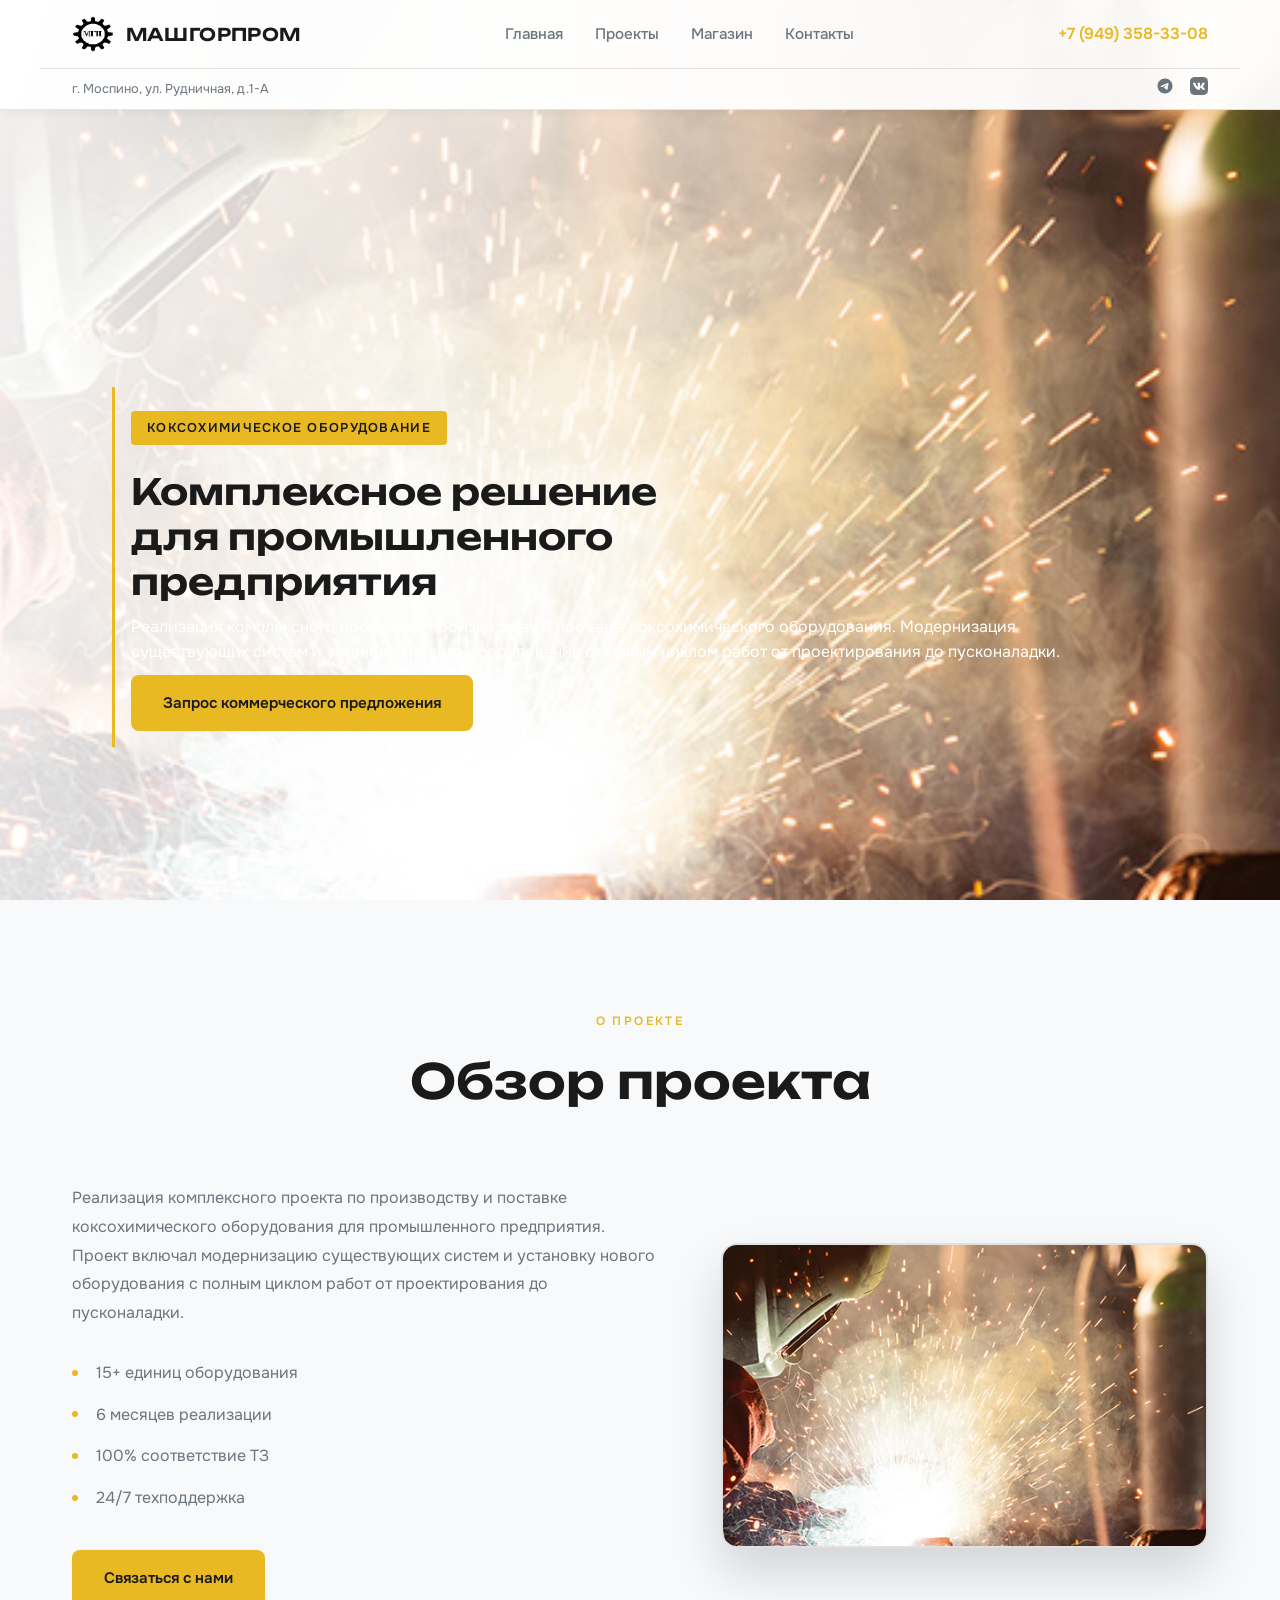
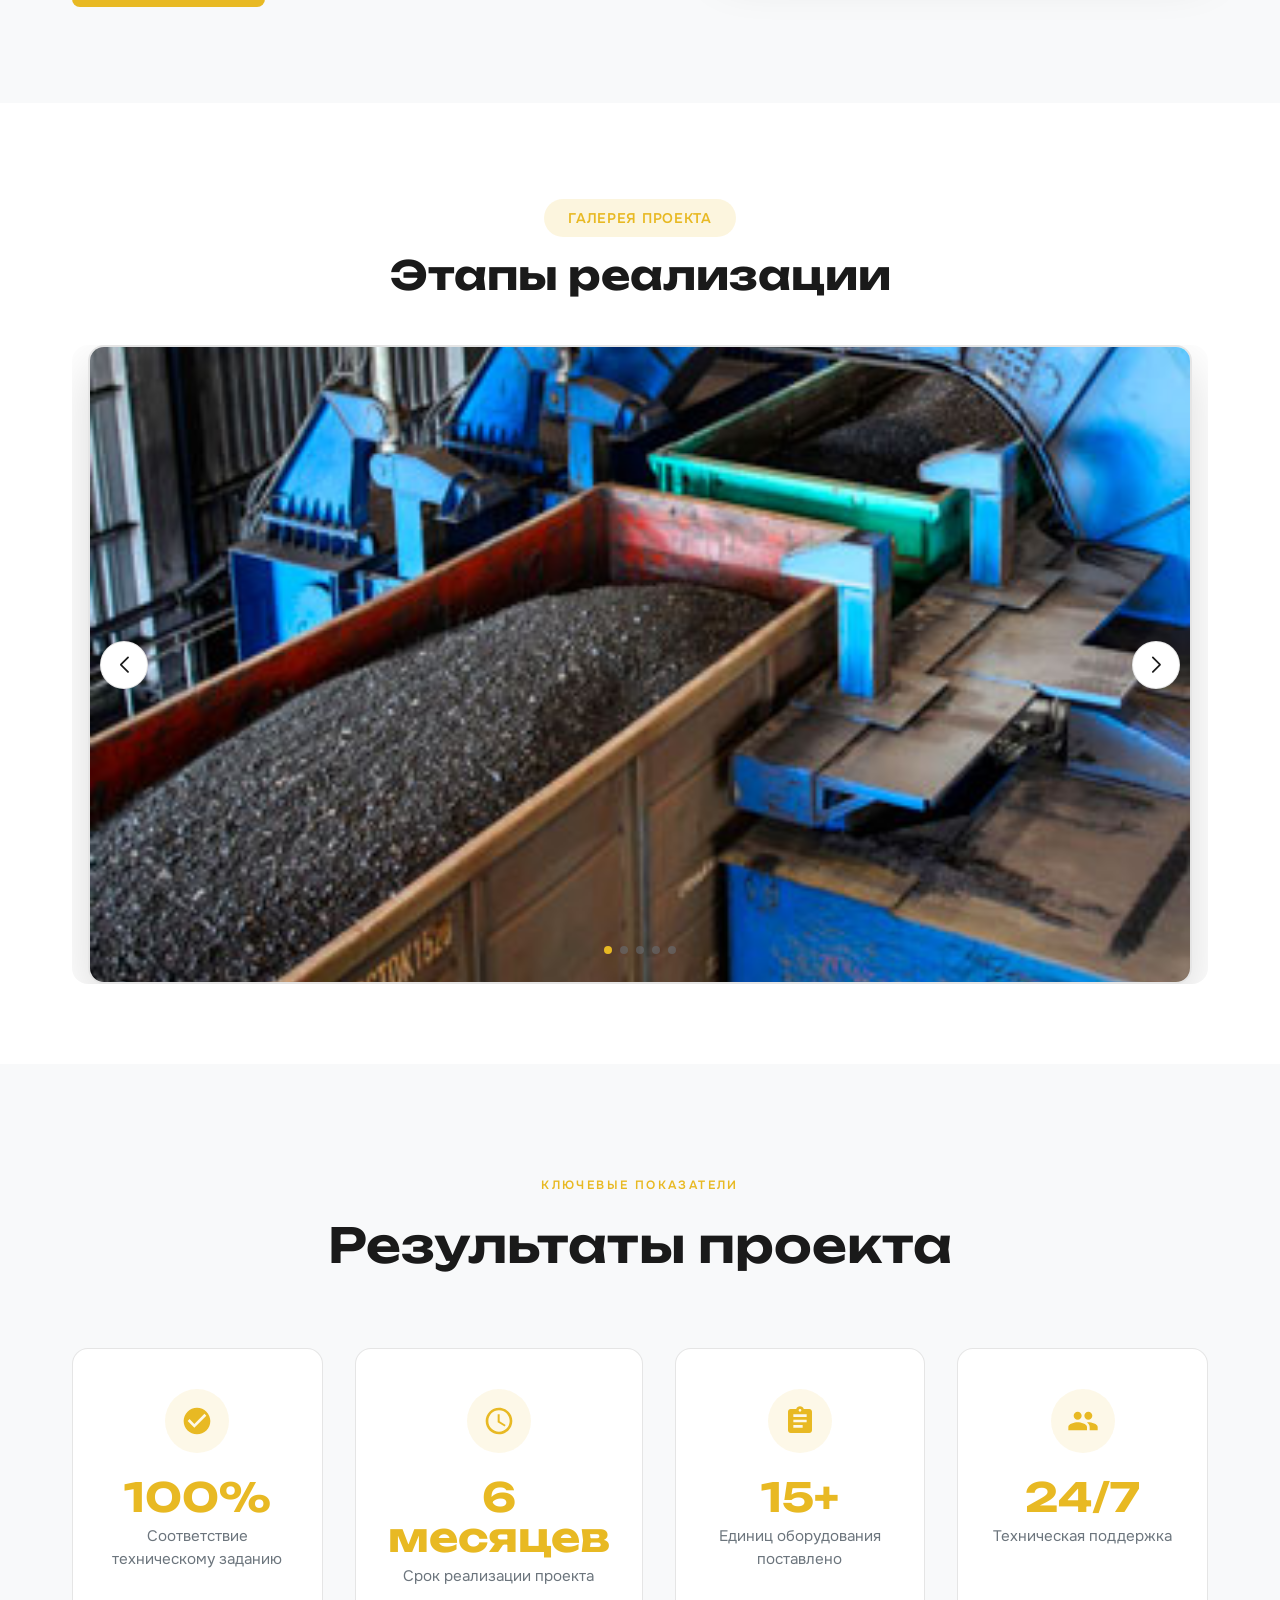
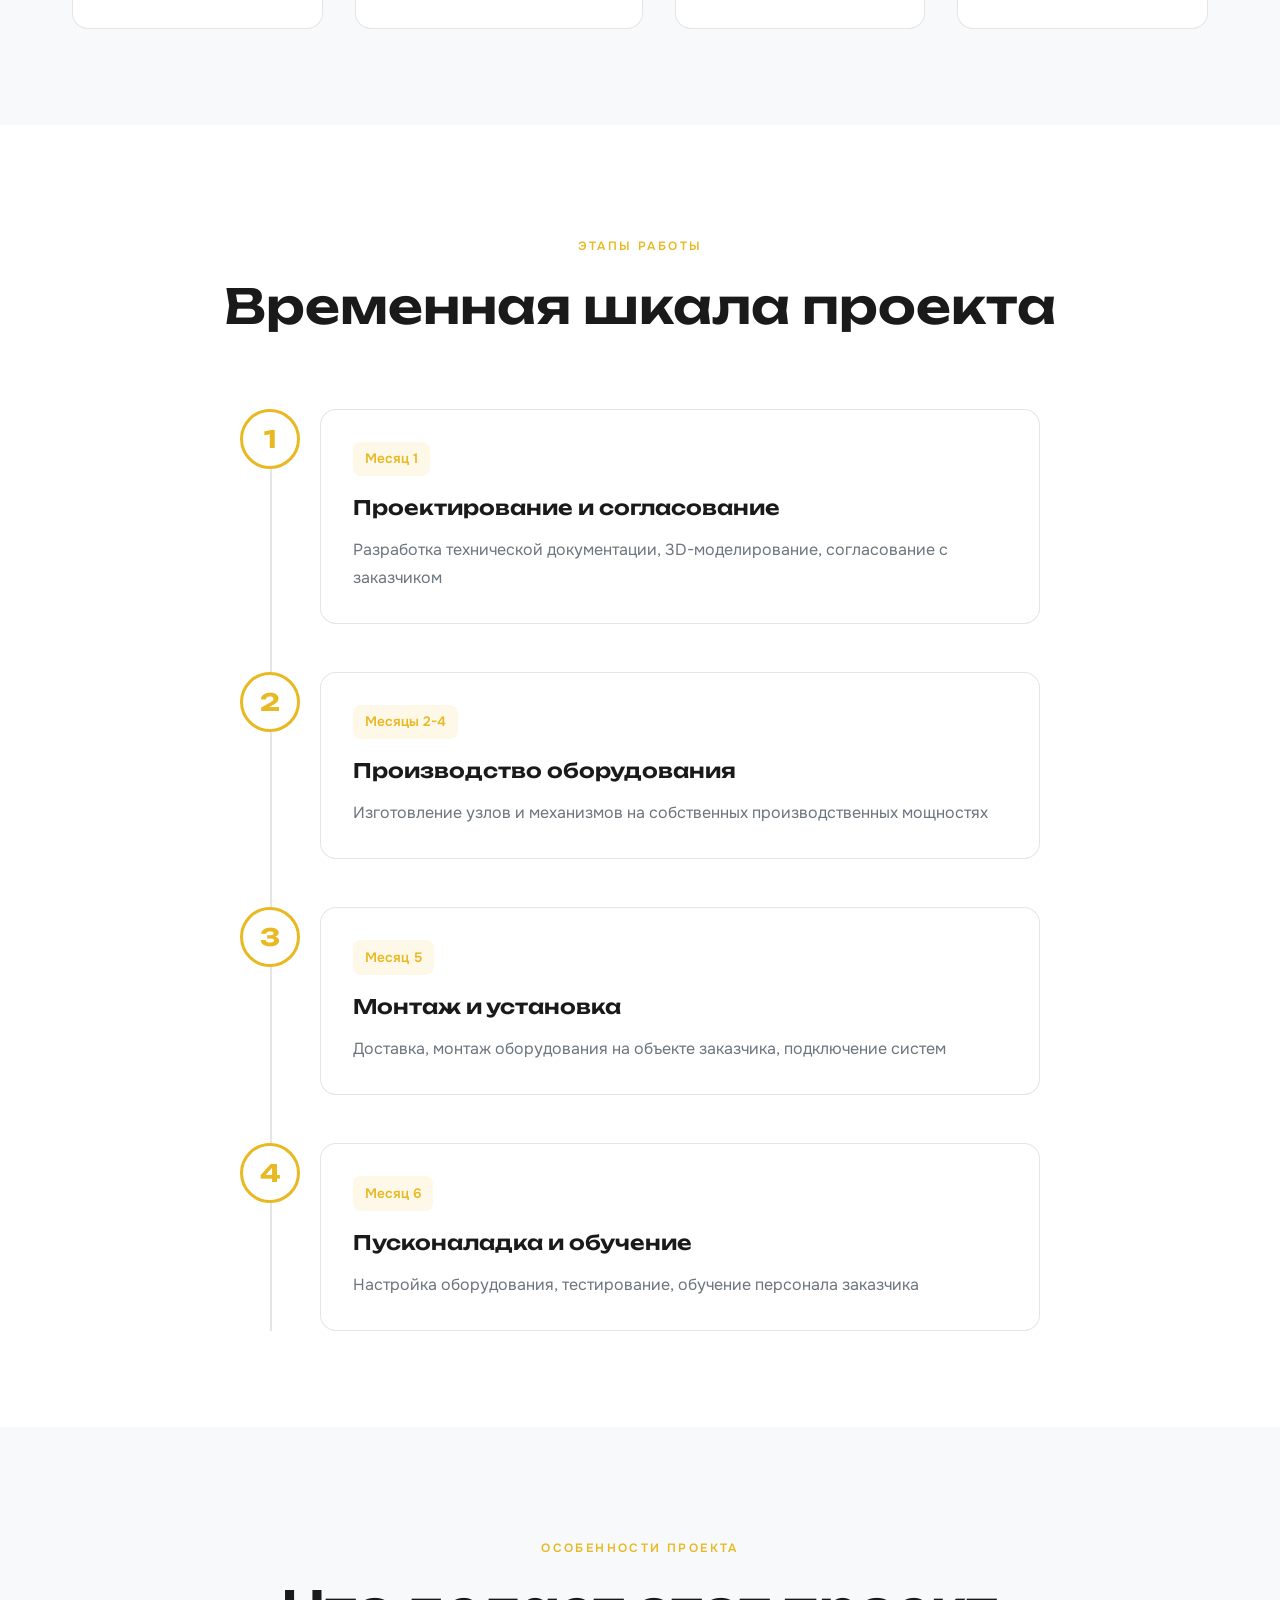
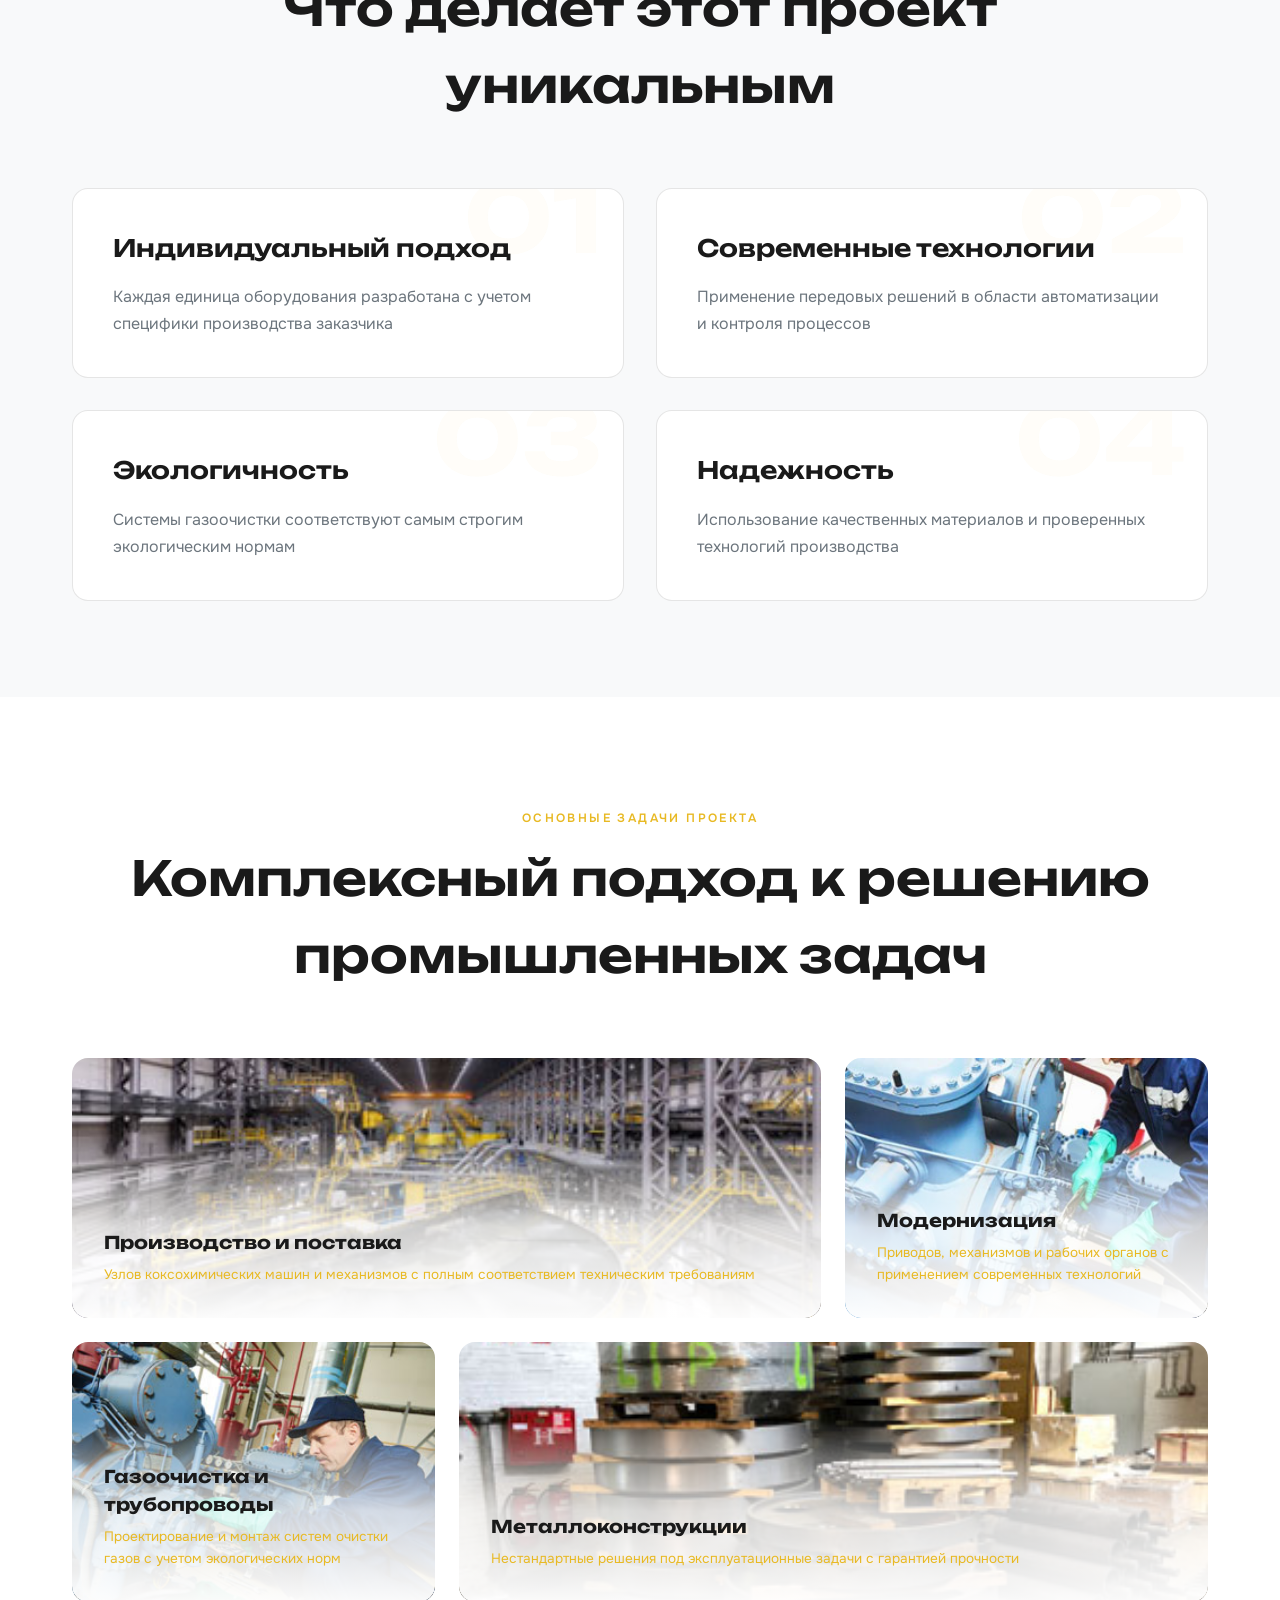
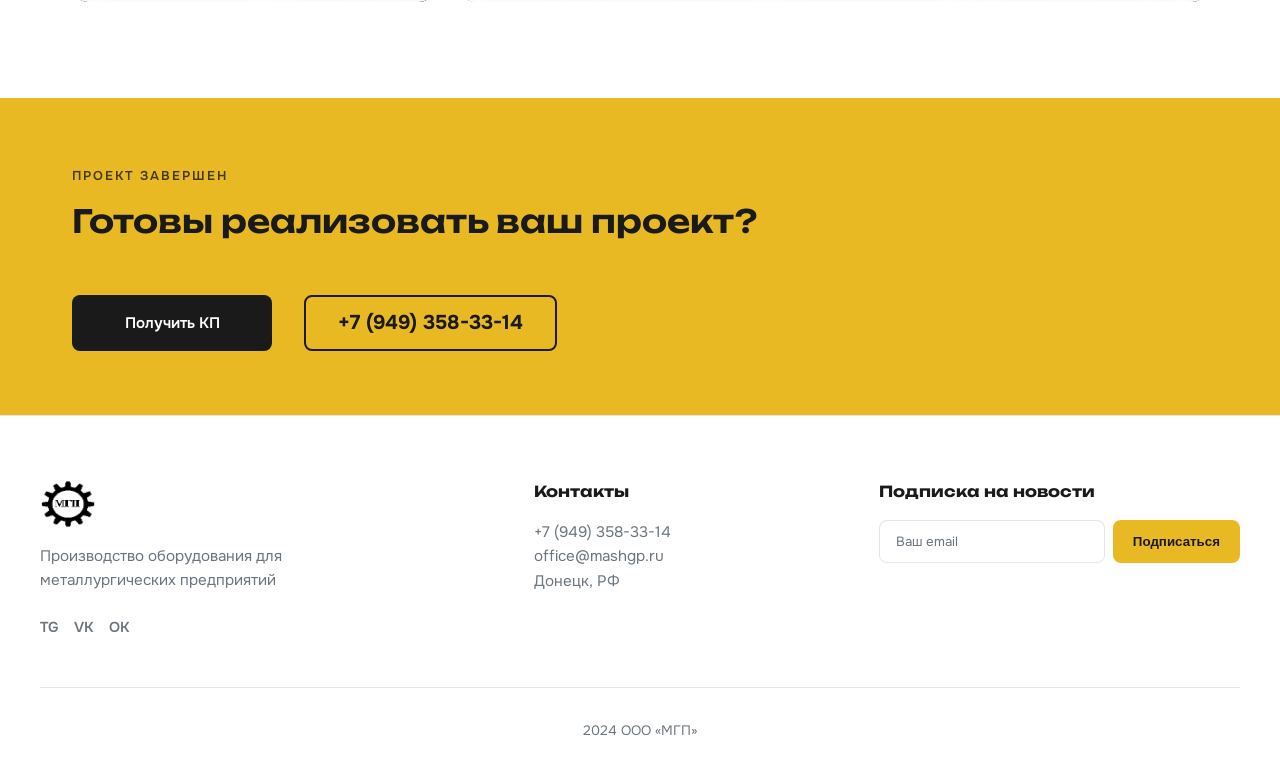
<file: project-single.html>
<!DOCTYPE html>
<html lang="ru">
<head>
  <meta charset="utf-8">
  <meta name="viewport" content="width=device-width, initial-scale=1">
  <title>Проект: Коксохимическое оборудование — МАШГОРПРОМ</title>
  <meta name="description" content="Проект коксохимического оборудования ООО Машгорпром — производство и поставка узлов коксохимических машин, модернизация приводов и механизмов.">
  <link rel="icon" href="images/favicon.png" type="image/png">

  <link rel="preconnect" href="https://fonts.googleapis.com">
  <link rel="preconnect" href="https://fonts.gstatic.com" crossorigin>
  <link href="https://fonts.googleapis.com/css2?family=Unbounded:wght@300;400;500;600;700;800;900&family=Onest:wght@300;400;500;600;700;800&display=swap" rel="stylesheet">
  
  <link rel="stylesheet" href="https://cdn.jsdelivr.net/npm/swiper@11/swiper-bundle.min.css">
  <link rel="stylesheet" href="css/home.css">
  <style>
    .gallery-item {
      position: relative;
      border-radius: var(--radius-lg);
      overflow: hidden;
      aspect-ratio: 16/9;
    }

    .gallery-item img {
      width: 100%;
      height: 100%;
      object-fit: cover;
    }

    .gallery-container {
      position: relative;
      border-radius: var(--radius-lg);
      overflow: hidden;
      width: 100%;
      aspect-ratio: 16/9;
    }

    .gallery-swiper {
      width: 100%;
      height: 100%;
    }

    .gallery-swiper .swiper-slide {
      height: 100%;
      display: flex;
      align-items: center;
      justify-content: center;
    }

    .gallery-swiper img {
      width: 100%;
      height: 100%;
      object-fit: cover;
      display: block;
    }

    .gallery-next,
    .gallery-prev {
      width: 48px !important;
      height: 48px !important;
      background: var(--bg-card) !important;
      border: 1px solid var(--border) !important;
      border-radius: 50% !important;
      color: var(--text) !important;
      cursor: pointer !important;
      transition: var(--transition);
      margin-top: -24px !important;
    }

    .gallery-next:hover,
    .gallery-prev:hover {
      background: var(--accent) !important;
      color: #000 !important;
      border-color: var(--accent) !important;
    }

    .gallery-next::after,
    .gallery-prev::after {
      font-size: 1rem !important;
      font-weight: 700 !important;
    }

    .gallery-pagination {
      bottom: 20px !important;
    }
  </style>
</head>
<body class="project-single">

  <header class="site-header">
    <div class="header-inner">
      <a href="index.html" class="logo">
        <img src="images/embl.png" alt="">
        <span>МАШГОРПРОМ</span>
      </a>
      <nav class="nav">
        <a href="index.html">Главная</a>
        <!-- <a href="services.html">Сервисы</a> -->
        <a href="projects.html" class="active">Проекты</a>
        <a href="shop.html">Магазин</a>
        <a href="contact-style-2.html">Контакты</a>
      </nav>
      <a href="tel:+79493583308" class="header-phone">+7 (949) 358-33-08</a>
      <button class="nav-toggle" aria-label="Меню" type="button">
        <span></span><span></span><span></span>
      </button>
    </div>
    <div class="header-bar">
      <span>г. Моспино, ул. Рудничная, д.1-А</span>
      <div class="header-social">
        <a href="#" aria-label="Telegram"><svg viewBox="0 0 24 24" width="18" height="18"><path fill="currentColor" d="M12 2C6.48 2 2 6.48 2 12s4.48 10 10 10 10-4.48 10-10S17.52 2 12 2zm4.64 6.8c-.15 1.58-.8 5.42-1.13 7.19-.14.75-.42 1-.68 1.03-.58.05-1.02-.38-1.58-.75-.88-.58-1.38-.94-2.23-1.5-.99-.65-.35-1.01.22-1.59.15-.15 2.71-2.48 2.76-2.69a.2.2 0 00-.05-.18c-.06-.05-.14-.03-.21-.02-.09.02-1.49.95-4.22 2.79-.4.27-.76.41-1.08.4-.36-.01-1.04-.2-1.55-.37-.63-.2-1.12-.31-1.08-.66.02-.18.27-.36.74-.55 2.92-1.27 4.86-2.11 5.83-2.51 2.78-1.16 3.35-1.36 3.73-1.36.08 0 .27.02.39.12.1.08.13.19.14.27-.01.06.01.24 0 .38z"/></svg></a>
        <a href="#" aria-label="VK"><svg viewBox="0 0 24 24" width="18" height="18"><path fill="currentColor" d="M15.684 0H8.316C1.592 0 0 1.592 0 8.316v7.368C0 22.408 1.592 24 8.316 24h7.368C22.408 24 24 22.408 24 15.684V8.316C24 1.592 22.408 0 15.684 0zm3.692 17.123h-1.744c-.66 0-.862-.525-2.049-1.727-1.033-1-1.49-1.135-1.744-1.135-.356 0-.458.102-.458.593v1.575c0 .424-.135.678-1.253.678-1.846 0-3.896-1.118-5.335-3.202C4.624 10.857 4.03 8.57 4.03 8.096c0-.254.102-.491.593-.491h1.744c.44 0 .61.203.78.677.863 2.49 2.303 4.675 2.896 4.675.22 0 .322-.102.322-.66V9.721c-.068-1.186-.695-1.287-.695-1.71 0-.203.17-.407.44-.407h2.744c.373 0 .508.203.508.643v3.473c0 .372.17.508.271.508.22 0 .407-.136.813-.542 1.254-1.406 2.151-3.574 2.151-3.574.119-.254.322-.491.762-.491h1.744c.525 0 .644.27.525.643-.22 1.017-2.354 4.031-2.354 4.031-.186.305-.254.44 0 .78.186.254.796.779 1.203 1.253.745.847 1.32 1.558 1.473 2.049.17.49-.085.744-.576.744z"/></svg></a>
      </div>
    </div>
  </header>

  <main>
    
    <!-- Hero Section -->
    <section class="hero">
      <div class="hero-slider swiper">
        <div class="swiper-wrapper">
          <div class="swiper-slide" style="background-image: url(images/projects/details-1.jpg)">
            <div class="hero-content-single">
              <span class="hero-tag">Коксохимическое оборудование</span>
              <h1 style="margin-bottom: 10px;">Комплексное решение для промышленного предприятия</h1>
              <p style="margin-bottom: 10px; color: #fff;">Реализация комплексного проекта по производству и поставке коксохимического оборудования. Модернизация существующих систем и установка нового оборудования с полным циклом работ от проектирования до пусконаладки.</p>
              <div class="hero-actions">
                <a href="contact-style-2.html?category=koks&subject=Коксохимическое%20оборудование%20—%20проект#rfq" class="btn btn-primary">
                  Запрос коммерческого предложения
                </a>
              </div>
            </div>
          </div>
        </div>
      </div>
    </section>

    <!-- About Section -->
    <section class="about">
      <div class="container">
        <div class="section-head">
          <span class="section-label">О проекте</span>
          <h2>Обзор проекта</h2>
        </div>
        <div class="about-wrap">
          <div class="about-text">
            <p>Реализация комплексного проекта по производству и поставке коксохимического оборудования для промышленного предприятия. Проект включал модернизацию существующих систем и установку нового оборудования с полным циклом работ от проектирования до пусконаладки.</p>
            <ul class="about-list">
              <li>15+ единиц оборудования</li>
              <li>6 месяцев реализации</li>
              <li>100% соответствие ТЗ</li>
              <li>24/7 техподдержка</li>
            </ul>
            <a href="contact-style-2.html" class="btn btn-primary">Связаться с нами</a>
          </div>
          <div class="about-img">
            <img src="images/projects/details-1.jpg" alt="Оборудование проекта">
          </div>
        </div>
      </div>
    </section>

    <!-- Project Gallery Section -->
    <section class="gallery">
      <div class="container">
        <div class="section-head">
          <span class="section-label">Галерея проекта</span>
          <h2>Этапы реализации</h2>
        </div>
        <div class="gallery-container">
          <div class="gallery-swiper swiper">
            <div class="swiper-wrapper">
              <div class="swiper-slide">
                <img src="images/projects/1-11.jpg" alt="Этап 1">
              </div>
              <div class="swiper-slide">
                <img src="images/projects/2-2.jpg" alt="Этап 2">
              </div>
              <div class="swiper-slide">
                <img src="images/projects/3-3.jpg" alt="Этап 3">
              </div>
              <div class="swiper-slide">
                <img src="images/projects/4-4.jpg" alt="Этап 4">
              </div>
              <div class="swiper-slide">
                <img src="images/projects/details-1.jpg" alt="Финальный результат">
              </div>
            </div>
            <div class="swiper-button-next gallery-next"></div>
            <div class="swiper-button-prev gallery-prev"></div>
            <div class="swiper-pagination gallery-pagination"></div>
          </div>
        </div>
      </div>
    </section>

    <!-- Project Stats Section -->
    <section class="project-stats">
      <div class="container">
        <div class="section-head">
          <span class="section-label">Ключевые показатели</span>
          <h2>Результаты проекта</h2>
        </div>
        <div class="stats-grid-detailed">
          <div class="stat-card">
            <div class="stat-icon">
              <svg viewBox="0 0 24 24" width="32" height="32"><path fill="currentColor" d="M12 2C6.48 2 2 6.48 2 12s4.48 10 10 10 10-4.48 10-10S17.52 2 12 2zm-2 15l-5-5 1.41-1.41L10 14.17l7.59-7.59L19 8l-9 9z"/></svg>
            </div>
            <h3>100%</h3>
            <p>Соответствие техническому заданию</p>
          </div>
          <div class="stat-card">
            <div class="stat-icon">
              <svg viewBox="0 0 24 24" width="32" height="32"><path fill="currentColor" d="M11.99 2C6.47 2 2 6.48 2 12s4.47 10 9.99 10C17.52 22 22 17.52 22 12S17.52 2 11.99 2zM12 20c-4.42 0-8-3.58-8-8s3.58-8 8-8 8 3.58 8 8-3.58 8-8 8zm.5-13H11v6l5.25 3.15.75-1.23-4.5-2.67z"/></svg>
            </div>
            <h3>6 месяцев</h3>
            <p>Срок реализации проекта</p>
          </div>
          <div class="stat-card">
            <div class="stat-icon">
              <svg viewBox="0 0 24 24" width="32" height="32"><path fill="currentColor" d="M19 3h-4.18C14.4 1.84 13.3 1 12 1c-1.3 0-2.4.84-2.82 2H5c-1.1 0-2 .9-2 2v14c0 1.1.9 2 2 2h14c1.1 0 2-.9 2-2V5c0-1.1-.9-2-2-2zm-7 0c.55 0 1 .45 1 1s-.45 1-1 1-1-.45-1-1 .45-1 1-1zm2 14H7v-2h7v2zm3-4H7v-2h10v2zm0-4H7V7h10v2z"/></svg>
            </div>
            <h3>15+</h3>
            <p>Единиц оборудования поставлено</p>
          </div>
          <div class="stat-card">
            <div class="stat-icon">
              <svg viewBox="0 0 24 24" width="32" height="32"><path fill="currentColor" d="M16 11c1.66 0 2.99-1.34 2.99-3S17.66 5 16 5c-1.66 0-3 1.34-3 3s1.34 3 3 3zm-8 0c1.66 0 2.99-1.34 2.99-3S9.66 5 8 5C6.34 5 5 6.34 5 8s1.34 3 3 3zm0 2c-2.33 0-7 1.17-7 3.5V19h14v-2.5c0-2.33-4.67-3.5-7-3.5zm8 0c-.29 0-.62.02-.97.05 1.16.84 1.97 1.97 1.97 3.45V19h6v-2.5c0-2.33-4.67-3.5-7-3.5z"/></svg>
            </div>
            <h3>24/7</h3>
            <p>Техническая поддержка</p>
          </div>
        </div>
      </div>
    </section>

    <!-- Project Timeline Section -->
    <section class="project-timeline">
      <div class="container">
        <div class="section-head">
          <span class="section-label">Этапы работы</span>
          <h2>Временная шкала проекта</h2>
        </div>
        <div class="timeline">
          <div class="timeline-item">
            <div class="timeline-marker">
              <span>1</span>
            </div>
            <div class="timeline-content">
              <div class="timeline-date">Месяц 1</div>
              <h3>Проектирование и согласование</h3>
              <p>Разработка технической документации, 3D-моделирование, согласование с заказчиком</p>
            </div>
          </div>
          <div class="timeline-item">
            <div class="timeline-marker">
              <span>2</span>
            </div>
            <div class="timeline-content">
              <div class="timeline-date">Месяцы 2-4</div>
              <h3>Производство оборудования</h3>
              <p>Изготовление узлов и механизмов на собственных производственных мощностях</p>
            </div>
          </div>
          <div class="timeline-item">
            <div class="timeline-marker">
              <span>3</span>
            </div>
            <div class="timeline-content">
              <div class="timeline-date">Месяц 5</div>
              <h3>Монтаж и установка</h3>
              <p>Доставка, монтаж оборудования на объекте заказчика, подключение систем</p>
            </div>
          </div>
          <div class="timeline-item">
            <div class="timeline-marker">
              <span>4</span>
            </div>
            <div class="timeline-content">
              <div class="timeline-date">Месяц 6</div>
              <h3>Пусконаладка и обучение</h3>
              <p>Настройка оборудования, тестирование, обучение персонала заказчика</p>
            </div>
          </div>
        </div>
      </div>
    </section>

    <!-- Project Features Section -->
    <section class="project-features">
      <div class="container">
        <div class="section-head">
          <span class="section-label">Особенности проекта</span>
          <h2>Что делает этот проект уникальным</h2>
        </div>
        <div class="features-grid-detailed">
          <div class="feature-card-detailed">
            <div class="feature-number">01</div>
            <h3>Индивидуальный подход</h3>
            <p>Каждая единица оборудования разработана с учетом специфики производства заказчика</p>
          </div>
          <div class="feature-card-detailed">
            <div class="feature-number">02</div>
            <h3>Современные технологии</h3>
            <p>Применение передовых решений в области автоматизации и контроля процессов</p>
          </div>
          <div class="feature-card-detailed">
            <div class="feature-number">03</div>
            <h3>Экологичность</h3>
            <p>Системы газоочистки соответствуют самым строгим экологическим нормам</p>
          </div>
          <div class="feature-card-detailed">
            <div class="feature-number">04</div>
            <h3>Надежность</h3>
            <p>Использование качественных материалов и проверенных технологий производства</p>
          </div>
        </div>
      </div>
    </section>

    <!-- Services Section -->
    <section class="services">
      <div class="container">
        <div class="section-head">
          <span class="section-label">Основные задачи проекта</span>
          <h2>Комплексный подход к решению промышленных задач</h2>
        </div>
        <div class="services-bento">
          <a href="industry-construction.html" class="service-tile">
            <img src="images/service/1-1.jpg" alt="Производство и поставка">
            <div class="service-tile-overlay">
              <h3>Производство и поставка</h3>
              <span>Узлов коксохимических машин и механизмов с полным соответствием техническим требованиям</span>
            </div>
          </a>
          <a href="industry-construction.html" class="service-tile">
            <img src="images/service/2-2.jpg" alt="Модернизация">
            <div class="service-tile-overlay">
              <h3>Модернизация</h3>
              <span>Приводов, механизмов и рабочих органов с применением современных технологий</span>
            </div>
          </a>
          <a href="industry-construction.html" class="service-tile">
            <img src="images/service/3-3.jpg" alt="Газоочистка и трубопроводы">
            <div class="service-tile-overlay">
              <h3>Газоочистка и трубопроводы</h3>
              <span>Проектирование и монтаж систем очистки газов с учетом экологических норм</span>
            </div>
          </a>
          <a href="industry-construction.html" class="service-tile">
            <img src="images/service/4-4.jpg" alt="Металлоконструкции">
            <div class="service-tile-overlay">
              <h3>Металлоконструкции</h3>
              <span>Нестандартные решения под эксплуатационные задачи с гарантией прочности</span>
            </div>
          </a>
        </div>
      </div>
    </section>

    <!-- CTA Section -->
    <section class="cta">
      <div class="container">
        <div class="cta-inner">
          <div class="cta-text">
            <span class="cta-label">Проект завершен</span>
            <h2>Готовы реализовать ваш проект?</h2>
          </div>
          <div class="cta-actions">
            <a href="contact-style-2.html?category=koks&subject=Коксохимическое%20оборудование%20—%20проект#rfq" class="btn btn-light">Получить КП</a>
            <a href="tel:+79493583314" class="cta-phone">+7 (949) 358-33-14</a>
          </div>
        </div>
      </div>
    </section>
  </main>

  <footer class="site-footer">
    <div class="footer-inner">
      <div class="footer-brand">
        <img src="images/embl.png" alt="" class="footer-logo">
        <p>Производство оборудования для металлургических предприятий</p>
        <div class="footer-social">
          <a href="#" aria-label="Telegram">TG</a>
          <a href="#" aria-label="VK">VK</a>
          <a href="#" aria-label="Одноклассники">OK</a>
        </div>
      </div>
      <div class="footer-contacts">
        <h4>Контакты</h4>
        <p><a href="tel:+79493583314">+7 (949) 358-33-14</a></p>
        <p><a href="mailto:office@mashgp.ru">office@mashgp.ru</a></p>
        <p>Донецк, РФ</p>
      </div>
      <div class="footer-newsletter">
        <h4>Подписка на новости</h4>
        <form class="newsletter-form">
          <input type="email" placeholder="Ваш email" required>
          <button type="submit">Подписаться</button>
        </form>
      </div>
    </div>
    <div class="footer-bottom">
      <p> 2024 ООО «МГП»</p>
    </div>
  </footer>

  <!-- Scroll to Top -->
  <a href="#" class="scroll-top" aria-label="Наверх">
    <svg viewBox="0 0 24 24" width="24" height="24"><path fill="currentColor" d="M7.41 15.41L12 10.83l4.59 4.58L18 14l-6-6-6 6z"/></svg>
  </a>

  <!-- Scripts -->
  <script src="https://cdn.jsdelivr.net/npm/swiper@11/swiper-bundle.min.js"></script>

  <script>
    // Initialize Swiper sliders
    const heroSlider = new Swiper('.hero-slider', {
      loop: true,
      effect: 'fade',
      autoplay: {
        delay: 5000,
        disableOnInteraction: false,
      },
      pagination: {
        el: '.hero-pagination',
        clickable: true,
      },
      navigation: {
        nextEl: '.hero-next',
        prevEl: '.hero-prev',
      },
    });

    const gallerySlider = new Swiper('.gallery-swiper', {
      loop: true,
      slidesPerView: 1,
      spaceBetween: 0,
      navigation: {
        nextEl: '.gallery-next',
        prevEl: '.gallery-prev',
      },
      pagination: {
        el: '.gallery-pagination',
        clickable: true,
      },
      effect: 'slide',
      autoplay: {
        delay: 5000,
        disableOnInteraction: false,
      },
    });

    // Download functionality
    function downloadProjectPDF() {
      showNotification('Презентация проекта готовится к загрузке');
    }

    function showNotification(message) {
      const notification = document.createElement('div');
      notification.className = 'notification';
      notification.innerHTML = `
        <div class="notification-content">
          <svg viewBox="0 0 24 24" width="20" height="20"><path fill="currentColor" d="M12 2C6.48 2 2 6.48 2 12s4.48 10 10 10 10-4.48 10-10S17.52 2 12 2zm1 15h-2v-6h2v6zm0-8h-2V4h2v6z"/></svg>
          <span>${message}</span>
        </div>
      `;

      notification.style.cssText = `
        position: fixed;
        top: 20px;
        right: 20px;
        background: var(--bg-card);
        border: 1px solid var(--border);
        border-radius: var(--radius-lg);
        padding: 1rem 1.5rem;
        box-shadow: 0 10px 30px rgba(0, 0, 0, 0.3);
        z-index: 1000;
        transform: translateX(100%);
        transition: transform 0.3s ease;
      `;

      document.body.appendChild(notification);

      setTimeout(() => {
        notification.style.transform = 'translateX(0)';
      }, 100);

      setTimeout(() => {
        notification.style.transform = 'translateX(100%)';
        setTimeout(() => {
          document.body.removeChild(notification);
        }, 3000);
      }, 3000);
    }

    // Smooth scroll
    document.querySelectorAll('a[href^="#"]').forEach(anchor => {
      anchor.addEventListener('click', function (e) {
        e.preventDefault();
        const target = document.querySelector(this.getAttribute('href'));
        if (target) {
          target.scrollIntoView({
            behavior: 'smooth',
            block: 'start'
          });
        }
      });
    });

    // Animation on scroll
    const observerOptions = {
      threshold: 0.1,
      rootMargin: '0px 0px -50px 0px'
    };

    const observer = new IntersectionObserver((entries) => {
      entries.forEach(entry => {
        if (entry.isIntersecting) {
          entry.target.classList.add('animate-in');
        }
      });
    }, observerOptions);

    document.querySelectorAll('section').forEach(section => {
      observer.observe(section);
    });

    // Mobile menu toggle
    const navToggle = document.querySelector('.nav-toggle');
    const nav = document.querySelector('.nav');

    if (navToggle && nav) {
      navToggle.addEventListener('click', () => {
        navToggle.classList.toggle('active');
        nav.classList.toggle('open');
        document.body.classList.toggle('nav-open');
      });
    }

    // Header scroll effect
    window.addEventListener('scroll', () => {
      const header = document.querySelector('.site-header');
      if (window.scrollY > 100) {
        header.classList.add('scrolled');
      } else {
        header.classList.remove('scrolled');
      }
    });


    // Scroll to top button
    const scrollTopBtn = document.querySelector('.scroll-top');
    if (scrollTopBtn) {
      window.addEventListener('scroll', () => {
        if (window.pageYOffset > 300) {
          scrollTopBtn.classList.add('visible');
        } else {
          scrollTopBtn.classList.remove('visible');
        }
      });

      scrollTopBtn.addEventListener('click', (e) => {
        e.preventDefault();
        window.scrollTo({ top: 0, behavior: 'smooth' });
      });
    }
  </script>
</body>
</html>
</file>
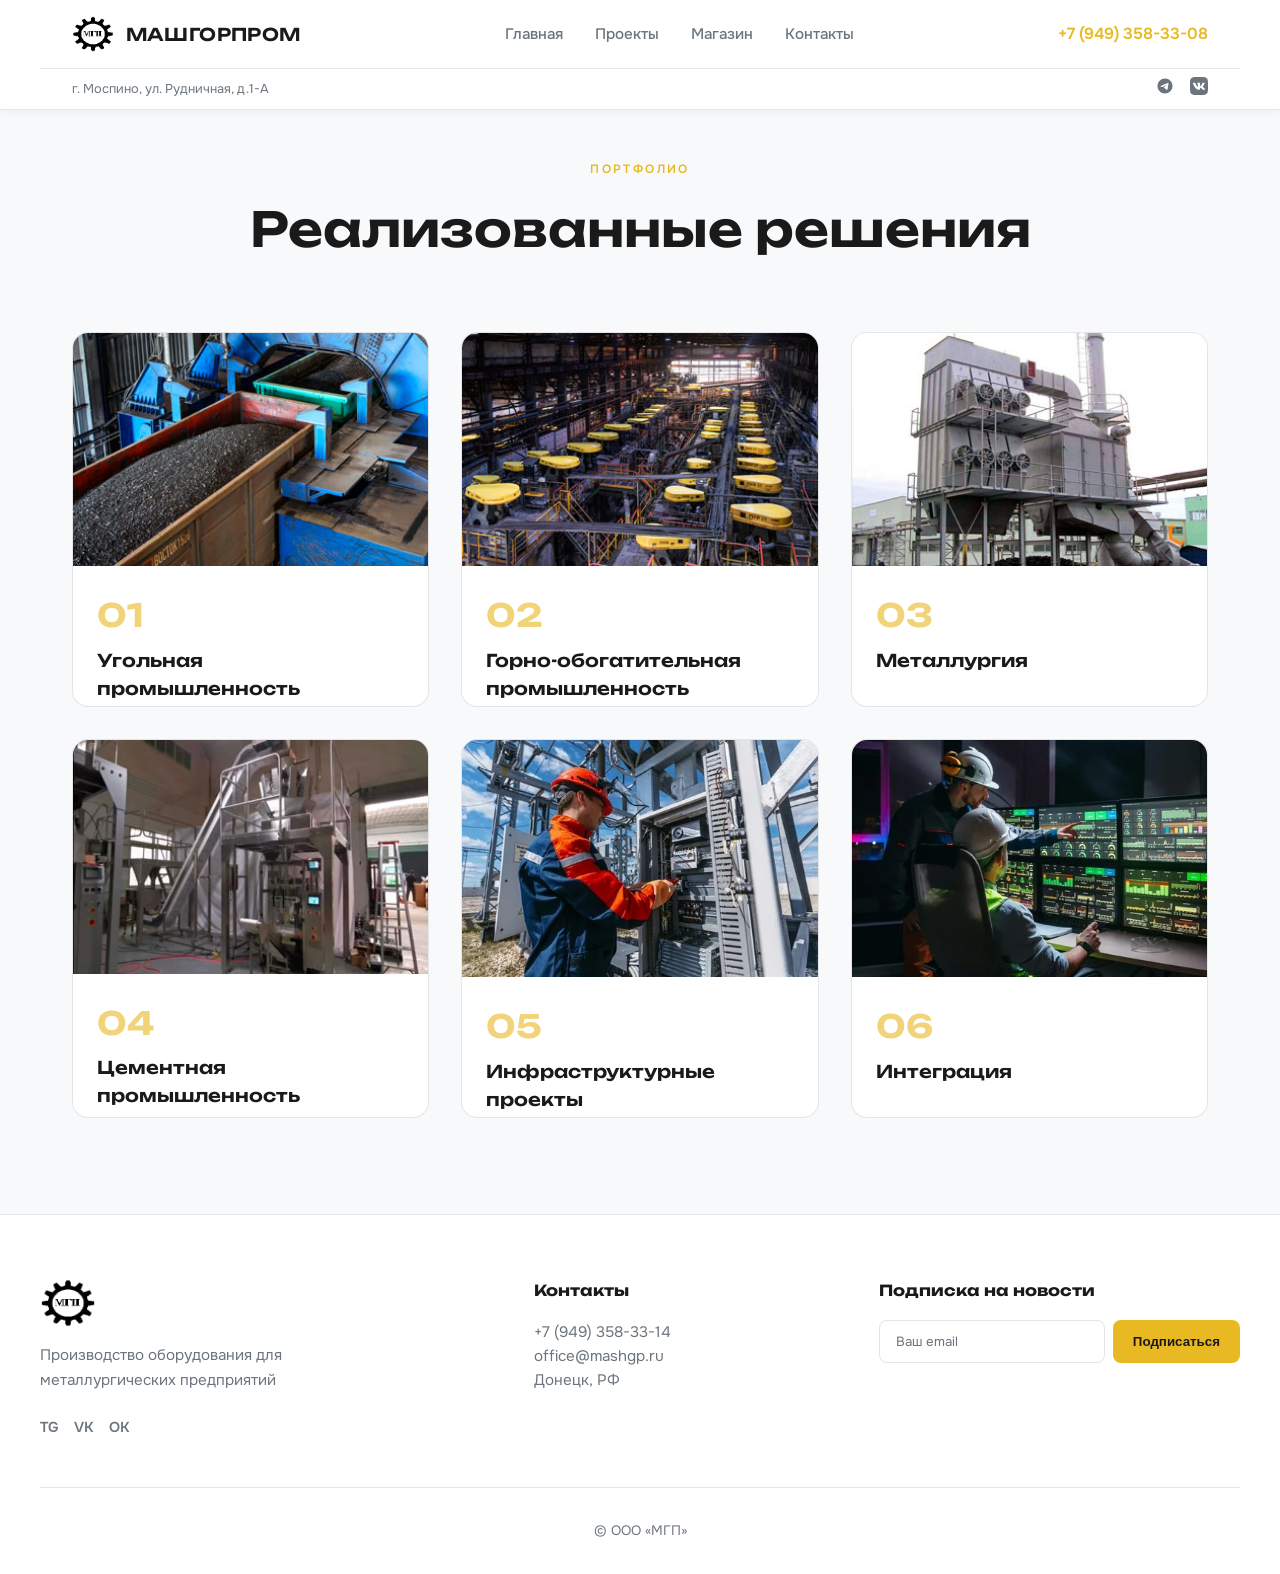
<file: projects.html>
<!DOCTYPE html>
<html lang="ru">
<head>
  <meta charset="utf-8">
  <meta name="viewport" content="width=device-width, initial-scale=1">
  <title>Проекты — МАШГОРПРОМ</title>
  <meta name="description" content="Реализованные проекты ООО Машгорпром — оборудование для коксохимической и металлургической отраслей. 70+ лет на рынке.">
  <link rel="icon" href="images/favicon.png" type="image/png">

  <link rel="preconnect" href="https://fonts.googleapis.com">
  <link rel="preconnect" href="https://fonts.gstatic.com" crossorigin>
  <link href="https://fonts.googleapis.com/css2?family=Unbounded:wght@400;500;600;700&family=Onest:wght@400;500;600;700&display=swap" rel="stylesheet">

  <link rel="stylesheet" href="css/home.css">
</head>

<body>
  <div class="preload" aria-hidden="true"></div>

  <header class="site-header">
    <div class="header-inner">
      <a href="index.html" class="logo">
        <img src="images/embl.png" alt="">
        <span>МАШГОРПРОМ</span>
      </a>
      <nav class="nav">
        <a href="index.html">Главная</a>
        <!-- <a href="services.html">Сервисы</a> -->
        <a href="projects.html" class="active">Проекты</a>
        <a href="shop.html">Магазин</a>
        <a href="contact-style-2.html">Контакты</a>
      </nav>
      <a href="tel:+79493583308" class="header-phone">+7 (949) 358-33-08</a>
      <button class="nav-toggle" aria-label="Меню" type="button">
        <span></span><span></span><span></span>
      </button>
    </div>
    <div class="header-bar">
      <span>г. Моспино, ул. Рудничная, д.1-А</span>
      <div class="header-social">
        <a href="#" aria-label="Telegram"><svg viewBox="0 0 24 24" width="18" height="18"><path fill="currentColor" d="M12 2C6.48 2 2 6.48 2 12s4.48 10 10 10 10-4.48 10-10S17.52 2 12 2zm4.64 6.8c-.15 1.58-.8 5.42-1.13 7.19-.14.75-.42 1-.68 1.03-.58.05-1.02-.38-1.58-.75-.88-.58-1.38-.94-2.23-1.5-.99-.65-.35-1.01.22-1.59.15-.15 2.71-2.48 2.76-2.69a.2.2 0 00-.05-.18c-.06-.05-.14-.03-.21-.02-.09.02-1.49.95-4.22 2.79-.4.27-.76.41-1.08.4-.36-.01-1.04-.2-1.55-.37-.63-.2-1.12-.31-1.08-.66.02-.18.27-.36.74-.55 2.92-1.27 4.86-2.11 5.83-2.51 2.78-1.16 3.35-1.36 3.73-1.36.08 0 .27.02.39.12.1.08.13.19.14.27-.01.06.01.24 0 .38z"/></svg></a>
        <a href="#" aria-label="VK"><svg viewBox="0 0 24 24" width="18" height="18"><path fill="currentColor" d="M15.684 0H8.316C1.592 0 0 1.592 0 8.316v7.368C0 22.408 1.592 24 8.316 24h7.368C22.408 24 24 22.408 24 15.684V8.316C24 1.592 22.408 0 15.684 0zm3.692 17.123h-1.744c-.66 0-.862-.525-2.049-1.727-1.033-1-1.49-1.135-1.744-1.135-.356 0-.458.102-.458.593v1.575c0 .424-.135.678-1.253.678-1.846 0-3.896-1.118-5.335-3.202C4.624 10.857 4.03 8.57 4.03 8.096c0-.254.102-.491.593-.491h1.744c.44 0 .61.203.78.677.863 2.49 2.303 4.675 2.896 4.675.22 0 .322-.102.322-.66V9.721c-.068-1.186-.695-1.287-.695-1.71 0-.203.17-.407.44-.407h2.744c.373 0 .508.203.508.643v3.473c0 .372.17.508.271.508.22 0 .407-.136.813-.542 1.254-1.406 2.151-3.574 2.151-3.574.119-.254.322-.491.762-.491h1.744c.525 0 .644.27.525.643-.22 1.017-2.354 4.031-2.354 4.031-.186.305-.254.44 0 .78.186.254.796.779 1.203 1.253.745.847 1.32 1.558 1.473 2.049.17.49-.085.744-.576.744z"/></svg></a>
      </div>
    </div>
  </header>

  <main>
    <section class="projects">
      <div class="container">
        <div class="section-head" style="margin-top: 4rem;">
          <span class="section-label">Портфолио</span>
          <h2>Реализованные решения</h2>
        </div>
        <div class="projects-grid">
          <div class="project-card">
            <a href="project-single.html" class="project-link">
              <div class="project-image">
                <img style="width: 100%;" src="images/projects/1-11.jpg" alt="Угольная промышленность">
              </div>
              <div class="project-info">
                <span class="project-num">01</span>
                <h3>Угольная промышленность</h3>
              </div>
            </a>
          </div>
          
          <div class="project-card">
            <a href="project-single.html" class="project-link">
              <div class="project-image">
                <img style="width: 100%;" src="images/projects/2-2.jpg" alt="Горно-обогатительная">
              </div>
              <div class="project-info">
                <span class="project-num">02</span>
                <h3>Горно-обогатительная промышленность</h3>
              </div>
            </a>
          </div>
          
          <div class="project-card">
            <a href="project-single.html" class="project-link">
              <div class="project-image">
                <img style="width: 100%;" src="images/projects/3-3.jpg" alt="Металлургия">
              </div>
              <div class="project-info">
                <span class="project-num">03</span>
                <h3>Металлургия</h3>
              </div>
            </a>
          </div>
          
          <div class="project-card">
            <a href="project-single.html" class="project-link">
              <div class="project-image">
                <img style="width: 100%;" src="images/projects/4-4.jpg" alt="Цементная промышленность">
              </div>
              <div class="project-info">
                <span class="project-num">04</span>
                <h3>Цементная промышленность</h3>
              </div>
            </a>
          </div>
          
          <div class="project-card">
            <a href="project-single.html" class="project-link">
              <div class="project-image">
                <img style="width: 100%;" src="images/projects/display.jpg" alt="Межотраслевые и инфраструктурные">
              </div>
              <div class="project-info">
                <span class="project-num">05</span>
                <h3>Инфраструктурные проекты</h3>
              </div>
            </a>
          </div>
          
          <div class="project-card">
            <a href="project-single.html" class="project-link">
              <div class="project-image">
                <img style="width: 100%;" src="images/projects/6-6.jpg" alt="Интеграция">
              </div>
              <div class="project-info">
                <span class="project-num">06</span>
                <h3>Интеграция</h3>
              </div>
            </a>
          </div>
        </div>
      </div>
    </section>
  </main>

        <footer class="site-footer">
    <div class="footer-inner">
      <div class="footer-brand">
        <img src="images/embl.png" alt="" class="footer-logo">
        <p>Производство оборудования для металлургических предприятий</p>
        <div class="footer-social">
          <a href="#" aria-label="Telegram">TG</a>
          <a href="#" aria-label="VK">VK</a>
          <a href="#" aria-label="Одноклассники">OK</a>
        </div>
      </div>
      <div class="footer-contacts">
        <h4>Контакты</h4>
        <p><a href="tel:+79493583314">+7 (949) 358-33-14</a></p>
        <p><a href="mailto:office@mashgp.ru">office@mashgp.ru</a></p>
        <p>Донецк, РФ</p>
      </div>
      <div class="footer-newsletter">
        <h4>Подписка на новости</h4>
        <form class="newsletter-form">
          <input type="email" placeholder="Ваш email" required>
          <button type="submit">Подписаться</button>
        </form>
      </div>
    </div>
    <div class="footer-bottom">
      <p>© ООО «МГП»</p>
    </div>
  </footer>

  <a href="#" class="scroll-top" aria-label="Наверх">
    <svg viewBox="0 0 24 24" width="24" height="24"><path fill="currentColor" d="M7.41 15.41L12 10.83l4.59 4.58L18 14l-6-6-6 6z"/></svg>
  </a>

  <script src="https://cdn.jsdelivr.net/npm/swiper@11/swiper-bundle.min.js"></script>
  <script src="js/home.js"></script>
</body>
</html>
</file>
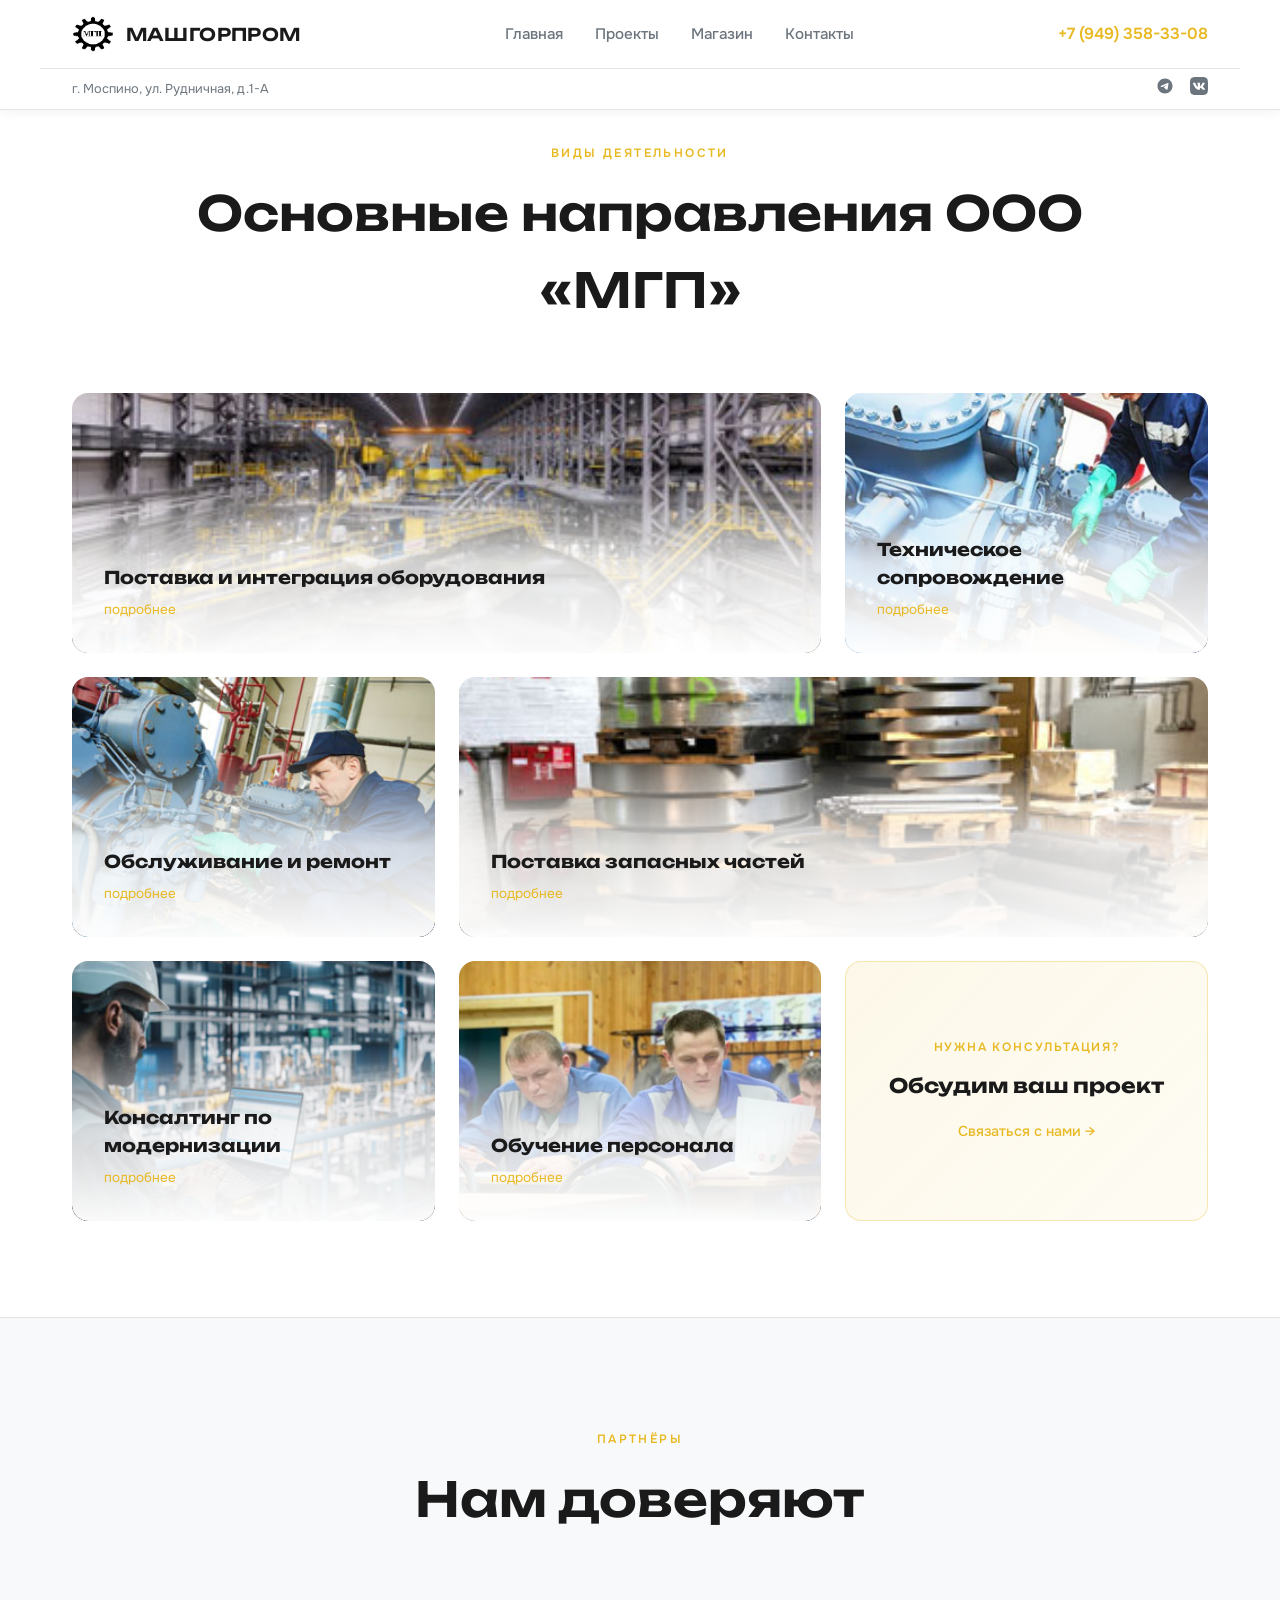
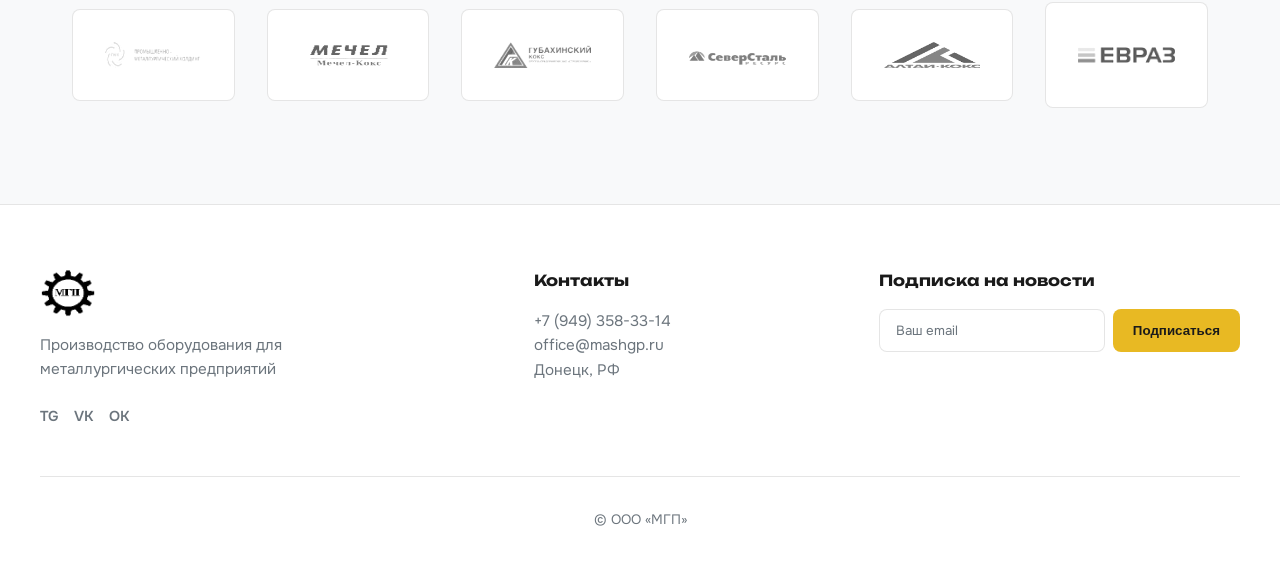
<file: services.html>
<!DOCTYPE html>
<html lang="ru">
<head>
  <meta charset="utf-8">
  <meta name="viewport" content="width=device-width, initial-scale=1">
  <title>Сервисы — МАШГОРПРОМ</title>
  <meta name="description" content="Сервисы ООО Машгорпром — оборудование для коксохимической и металлургической отраслей. 70+ лет на рынке.">
  <link rel="icon" href="images/favicon.png" type="image/png">

  <link rel="preconnect" href="https://fonts.googleapis.com">
  <link rel="preconnect" href="https://fonts.gstatic.com" crossorigin>
  <link href="https://fonts.googleapis.com/css2?family=Unbounded:wght@400;500;600;700&family=Onest:wght@400;500;600;700&display=swap" rel="stylesheet">

  <link rel="stylesheet" href="css/home.css">
</head>

<body>
  <div class="preload" aria-hidden="true"></div>

  <header class="site-header">
    <div class="header-inner">
      <a href="index.html" class="logo">
        <img src="images/embl.png" alt="">
        <span>МАШГОРПРОМ</span>
      </a>
      <nav class="nav">
        <a href="index.html">Главная</a>
        <!-- <a href="services.html" class="active">Сервисы</a> -->
        <a href="projects.html">Проекты</a>
        <a href="shop.html">Магазин</a>
        <a href="contact-style-2.html">Контакты</a>
      </nav>
      <a href="tel:+79493583308" class="header-phone">+7 (949) 358-33-08</a>
      <button class="nav-toggle" aria-label="Меню" type="button">
        <span></span><span></span><span></span>
      </button>
    </div>
    <div class="header-bar">
      <span>г. Моспино, ул. Рудничная, д.1-А</span>
      <div class="header-social">
        <a href="#" aria-label="Telegram"><svg viewBox="0 0 24 24" width="18" height="18"><path fill="currentColor" d="M12 2C6.48 2 2 6.48 2 12s4.48 10 10 10 10-4.48 10-10S17.52 2 12 2zm4.64 6.8c-.15 1.58-.8 5.42-1.13 7.19-.14.75-.42 1-.68 1.03-.58.05-1.02-.38-1.58-.75-.88-.58-1.38-.94-2.23-1.5-.99-.65-.35-1.01.22-1.59.15-.15 2.71-2.48 2.76-2.69a.2.2 0 00-.05-.18c-.06-.05-.14-.03-.21-.02-.09.02-1.49.95-4.22 2.79-.4.27-.76.41-1.08.4-.36-.01-1.04-.2-1.55-.37-.63-.2-1.12-.31-1.08-.66.02-.18.27-.36.74-.55 2.92-1.27 4.86-2.11 5.83-2.51 2.78-1.16 3.35-1.36 3.73-1.36.08 0 .27.02.39.12.1.08.13.19.14.27-.01.06.01.24 0 .38z"/></svg></a>
        <a href="#" aria-label="VK"><svg viewBox="0 0 24 24" width="18" height="18"><path fill="currentColor" d="M15.684 0H8.316C1.592 0 0 1.592 0 8.316v7.368C0 22.408 1.592 24 8.316 24h7.368C22.408 24 24 22.408 24 15.684V8.316C24 1.592 22.408 0 15.684 0zm3.692 17.123h-1.744c-.66 0-.862-.525-2.049-1.727-1.033-1-1.49-1.135-1.744-1.135-.356 0-.458.102-.458.593v1.575c0 .424-.135.678-1.253.678-1.846 0-3.896-1.118-5.335-3.202C4.624 10.857 4.03 8.57 4.03 8.096c0-.254.102-.491.593-.491h1.744c.44 0 .61.203.78.677.863 2.49 2.303 4.675 2.896 4.675.22 0 .322-.102.322-.66V9.721c-.068-1.186-.695-1.287-.695-1.71 0-.203.17-.407.44-.407h2.744c.373 0 .508.203.508.643v3.473c0 .372.17.508.271.508.22 0 .407-.136.813-.542 1.254-1.406 2.151-3.574 2.151-3.574.119-.254.322-.491.762-.491h1.744c.525 0 .644.27.525.643-.22 1.017-2.354 4.031-2.354 4.031-.186.305-.254.44 0 .78.186.254.796.779 1.203 1.253.745.847 1.32 1.558 1.473 2.049.17.49-.085.744-.576.744z"/></svg></a>
      </div>
    </div>
  </header>

  <main>
    <section class="services">
      <div class="container">
        <div class="section-head" style="padding-top: 2rem;">
          <span class="section-label">Виды деятельности</span>
          <h2>Основные направления ООО «МГП»</h2>
        </div>
        <div class="services-bento">
          <a href="industry-construction.html" class="service-tile">
            <img src="images/service/1-1.jpg" alt="">
            <div class="service-tile-overlay">
              <h3>Поставка и интеграция оборудования</h3>
              <span>подробнее</span>
            </div>
          </a>
          <a href="industry-construction.html" class="service-tile">
            <img src="images/service/2-2.jpg" alt="">
            <div class="service-tile-overlay">
              <h3>Техническое сопровождение</h3>
              <span>подробнее</span>
            </div>
          </a>
          <a href="industry-construction.html" class="service-tile">
            <img src="images/service/3-3.jpg" alt="">
            <div class="service-tile-overlay">
              <h3>Обслуживание и ремонт</h3>
              <span>подробнее</span>
            </div>
          </a>
          <a href="industry-construction.html" class="service-tile">
            <img src="images/service/4-4.jpg" alt="">
            <div class="service-tile-overlay">
              <h3>Поставка запасных частей</h3>
              <span>подробнее</span>
            </div>
          </a>
          <a href="industry-construction.html" class="service-tile">
            <img src="images/service/5-5.jpg" alt="">
            <div class="service-tile-overlay">
              <h3>Консалтинг по модернизации</h3>
              <span>подробнее</span>
            </div>
          </a>
          <a href="industry-construction.html" class="service-tile">
            <img src="images/service/6-6.jpg" alt="">
            <div class="service-tile-overlay">
              <h3>Обучение персонала</h3>
              <span>подробнее</span>
            </div>
          </a>
          <a href="contact-style-2.html" class="service-tile service-tile-cta">
            <div class="service-tile-cta-inner">
              <span class="service-tile-cta-label">Нужна консультация?</span>
              <h3>Обсудим ваш проект</h3>
              <span class="service-tile-cta-link">Связаться с нами →</span>
            </div>
          </a>
        </div>
      </div>
    </section>

    <section class="partners">
      <div class="container">
        <div class="section-head">
          <span class="section-label">Партнёры</span>
          <h2>Нам доверяют</h2>
        </div>
        <div class="partners-grid">
          <div class="partner-logo"><img src="images/partner/1-1.png" alt="Партнёр" loading="lazy"></div>
          <div class="partner-logo"><img src="images/partner/2-2.png" alt="Партнёр" loading="lazy"></div>
          <div class="partner-logo"><img src="images/partner/3-3.png" alt="Партнёр" loading="lazy"></div>
          <div class="partner-logo"><img src="images/partner/4-4.png" alt="Партнёр" loading="lazy"></div>
          <div class="partner-logo"><img src="images/partner/5-5.png" alt="Партнёр" loading="lazy"></div>
          <div class="partner-logo"><img src="images/partner/6-6.png" alt="Партнёр" loading="lazy"></div>
        </div>
      </div>
    </section>
  </main>

        <footer class="site-footer">
    <div class="footer-inner">
      <div class="footer-brand">
        <img src="images/embl.png" alt="" class="footer-logo">
        <p>Производство оборудования для металлургических предприятий</p>
        <div class="footer-social">
          <a href="#" aria-label="Telegram">TG</a>
          <a href="#" aria-label="VK">VK</a>
          <a href="#" aria-label="Одноклассники">OK</a>
        </div>
      </div>
      <div class="footer-contacts">
        <h4>Контакты</h4>
        <p><a href="tel:+79493583314">+7 (949) 358-33-14</a></p>
        <p><a href="mailto:office@mashgp.ru">office@mashgp.ru</a></p>
        <p>Донецк, РФ</p>
      </div>
      <div class="footer-newsletter">
        <h4>Подписка на новости</h4>
        <form class="newsletter-form">
          <input type="email" placeholder="Ваш email" required>
          <button type="submit">Подписаться</button>
        </form>
      </div>
    </div>
    <div class="footer-bottom">
      <p>© ООО «МГП»</p>
    </div>
  </footer>

  <a href="#" class="scroll-top" aria-label="Наверх">
    <svg viewBox="0 0 24 24" width="24" height="24"><path fill="currentColor" d="M7.41 15.41L12 10.83l4.59 4.58L18 14l-6-6-6 6z"/></svg>
  </a>

  <script src="https://cdn.jsdelivr.net/npm/swiper@11/swiper-bundle.min.js"></script>
  <script src="js/home.js"></script>
</body>
</html>
</file>
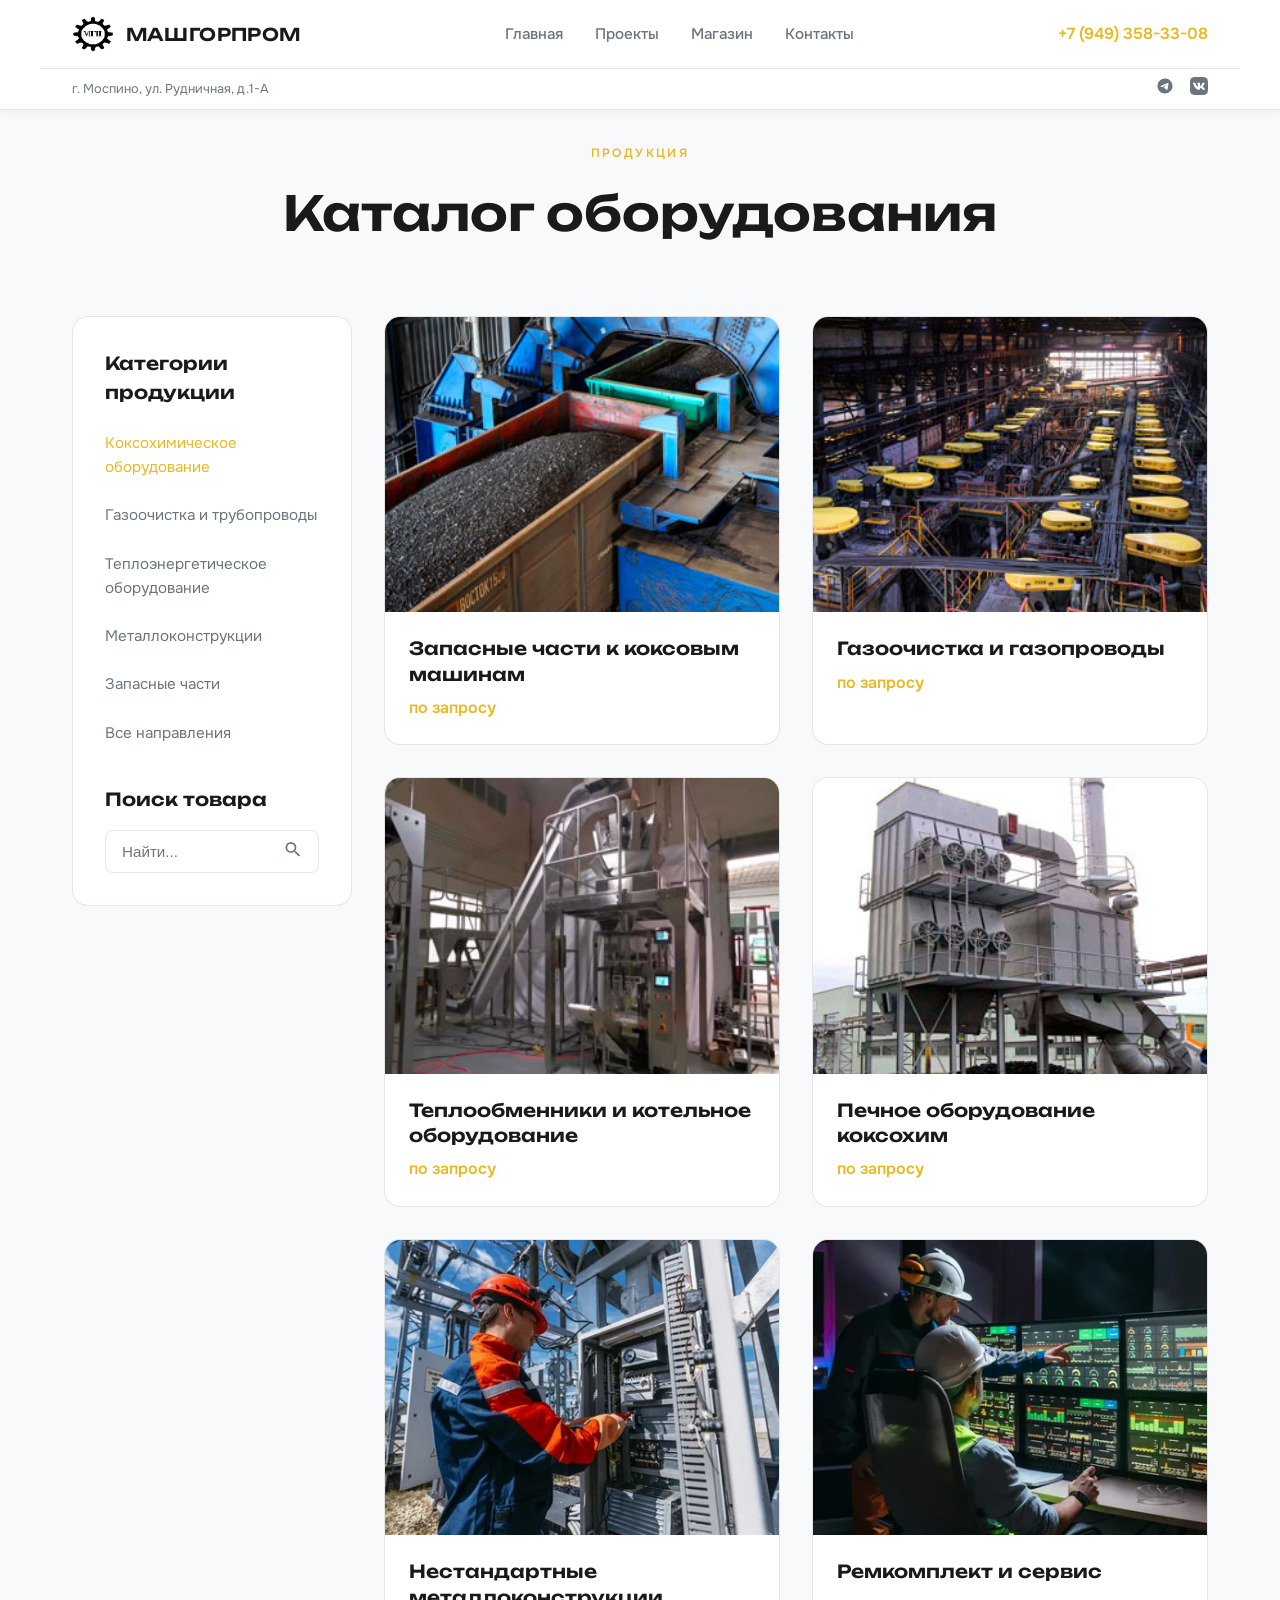
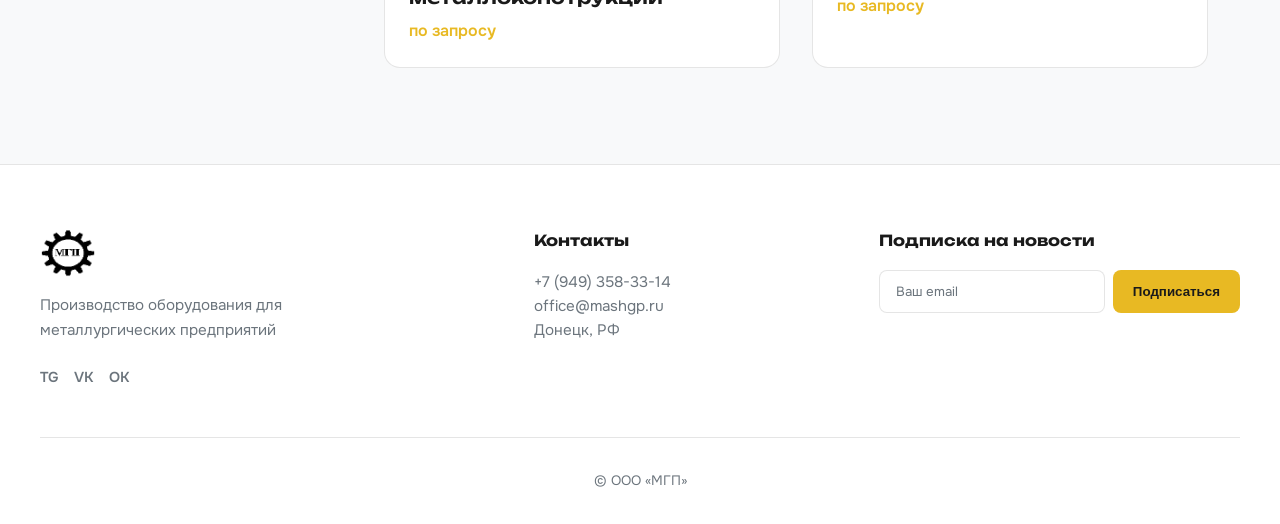
<file: shop.html>
<!DOCTYPE html>
<html lang="ru">
<head>
  <meta charset="utf-8">
  <meta name="viewport" content="width=device-width, initial-scale=1">
  <title>Каталог продукции — МАШГОРПРОМ</title>
  <meta name="description" content="Каталог продукции ООО Машгорпром — оборудование для коксохимической и металлургической отраслей. 70+ лет на рынке.">
  <link rel="icon" href="images/favicon.png" type="image/png">

  <link rel="preconnect" href="https://fonts.googleapis.com">
  <link rel="preconnect" href="https://fonts.gstatic.com" crossorigin>
  <link href="https://fonts.googleapis.com/css2?family=Unbounded:wght@400;500;600;700&family=Onest:wght@400;500;600;700&display=swap" rel="stylesheet">

  <link rel="stylesheet" href="css/home.css">
</head>

<body>
  <div class="preload" aria-hidden="true"></div>

  <header class="site-header">
    <div class="header-inner">
      <a href="index.html" class="logo">
        <img src="images/embl.png" alt="">
        <span>МАШГОРПРОМ</span>
      </a>
      <nav class="nav">
        <a href="index.html">Главная</a>
        <!-- <a href="services.html">Сервисы</a> -->
        <a href="projects.html">Проекты</a>
        <a href="shop.html" class="active">Магазин</a>
        <a href="contact-style-2.html">Контакты</a>
      </nav>
      <a href="tel:+79493583308" class="header-phone">+7 (949) 358-33-08</a>
      <button class="nav-toggle" aria-label="Меню" type="button">
        <span></span><span></span><span></span>
      </button>
    </div>
    <div class="header-bar">
      <span>г. Моспино, ул. Рудничная, д.1-А</span>
      <div class="header-social">
        <a href="#" aria-label="Telegram"><svg viewBox="0 0 24 24" width="18" height="18"><path fill="currentColor" d="M12 2C6.48 2 2 6.48 2 12s4.48 10 10 10 10-4.48 10-10S17.52 2 12 2zm4.64 6.8c-.15 1.58-.8 5.42-1.13 7.19-.14.75-.42 1-.68 1.03-.58.05-1.02-.38-1.58-.75-.88-.58-1.38-.94-2.23-1.5-.99-.65-.35-1.01.22-1.59.15-.15 2.71-2.48 2.76-2.69a.2.2 0 00-.05-.18c-.06-.05-.14-.03-.21-.02-.09.02-1.49.95-4.22 2.79-.4.27-.76.41-1.08.4-.36-.01-1.04-.2-1.55-.37-.63-.2-1.12-.31-1.08-.66.02-.18.27-.36.74-.55 2.92-1.27 4.86-2.11 5.83-2.51 2.78-1.16 3.35-1.36 3.73-1.36.08 0 .27.02.39.12.1.08.13.19.14.27-.01.06.01.24 0 .38z"/></svg></a>
        <a href="#" aria-label="VK"><svg viewBox="0 0 24 24" width="18" height="18"><path fill="currentColor" d="M15.684 0H8.316C1.592 0 0 1.592 0 8.316v7.368C0 22.408 1.592 24 8.316 24h7.368C22.408 24 24 22.408 24 15.684V8.316C24 1.592 22.408 0 15.684 0zm3.692 17.123h-1.744c-.66 0-.862-.525-2.049-1.727-1.033-1-1.49-1.135-1.744-1.135-.356 0-.458.102-.458.593v1.575c0 .424-.135.678-1.253.678-1.846 0-3.896-1.118-5.335-3.202C4.624 10.857 4.03 8.57 4.03 8.096c0-.254.102-.491.593-.491h1.744c.44 0 .61.203.78.677.863 2.49 2.303 4.675 2.896 4.675.22 0 .322-.102.322-.66V9.721c-.068-1.186-.695-1.287-.695-1.71 0-.203.17-.407.44-.407h2.744c.373 0 .508.203.508.643v3.473c0 .372.17.508.271.508.22 0 .407-.136.813-.542 1.254-1.406 2.151-3.574 2.151-3.574.119-.254.322-.491.762-.491h1.744c.525 0 .644.27.525.643-.22 1.017-2.354 4.031-2.354 4.031-.186.305-.254.44 0 .78.186.254.796.779 1.203 1.253.745.847 1.32 1.558 1.473 2.049.17.49-.085.744-.576.744z"/></svg></a>
      </div>
    </div>
  </header>

  <main>
    <section class="catalog">
      <div class="container">
        <div class="section-head" style="padding-top: 2rem;">
          <span class="section-label">Продукция</span>
          <h2>Каталог оборудования</h2>
        </div>
        
        <div class="catalog-layout">
          <!-- Фильтры -->
          <aside class="catalog-filters">
            <div class="filter-group">
              <h3>Категории продукции</h3>
              <ul class="filter-list">
                <li><a href="#" data-cat="koks" class="active">Коксохимическое оборудование</a></li>
                <li><a href="#" data-cat="gas">Газоочистка и трубопроводы</a></li>
                <li><a href="#" data-cat="thermal">Теплоэнергетическое оборудование</a></li>
                <li><a href="#" data-cat="metal">Металлоконструкции</a></li>
                <li><a href="#" data-cat="service">Запасные части</a></li>
                <li><a href="#" data-cat="all">Все направления</a></li>
              </ul>
            </div>
            
            <div class="filter-group">
              <h3>Поиск товара</h3>
              <div class="search-box">
                <input type="text" placeholder="Найти..." class="search-input">
                <button type="button" class="search-btn">
                  <svg viewBox="0 0 24 24" width="20" height="20"><path fill="currentColor" d="M15.5 14h-.79l-.28-.27A6.471 6.471 0 0 0 16 9.5 6.5 6.5 0 1 0 9.5 16c1.61 0 3.09-.59 4.23-1.57l.27.28v.79l5 4.99L20.49 19l-4.99-5zm-6 0C7.01 14 5 11.99 5 9.5S7.01 5 9.5 5 14 7.01 14 9.5 11.99 14 9.5 14z"/></svg>
                </button>
              </div>
            </div>
          </aside>

          <!-- Продукты -->
          <div class="catalog-content">
            <div class="products-grid">
              <div class="product-card" data-category="koks">
                <div class="product-image">
                  <img src="images/projects/1-11.jpg" alt="Запасные части к коксовым машинам">
                  <div class="product-overlay">
                    <a href="contact-style-2.html#rfq" class="btn btn-outline">Запрос КП</a>
                    <a href="project-single.html" class="btn btn-outline">Подробнее</a>
                  </div>
                </div>
                <div class="product-info">
                  <h3>Запасные части к коксовым машинам</h3>
                  <p class="product-price">по запросу</p>
                </div>
              </div>

              <div class="product-card" data-category="gas">
                <div class="product-image">
                  <img src="images/projects/2-2.jpg" alt="Газоочистка и газопроводы">
                  <div class="product-overlay">
                    <a href="contact-style-2.html#rfq" class="btn btn-outline">Запрос КП</a>
                    <a href="project-single.html" class="btn btn-outline">Подробнее</a>
                  </div>
                </div>
                <div class="product-info">
                  <h3>Газоочистка и газопроводы</h3>
                  <p class="product-price">по запросу</p>
                </div>
              </div>

              <div class="product-card" data-category="thermal">
                <div class="product-image">
                  <img src="images/projects/4-4.jpg" alt="Теплообменники и котельное оборудование">
                  <div class="product-overlay">
                    <a href="contact-style-2.html#rfq" class="btn btn-outline">Запрос КП</a>
                    <a href="project-single.html" class="btn btn-outline">Подробнее</a>
                  </div>
                </div>
                <div class="product-info">
                  <h3>Теплообменники и котельное оборудование</h3>
                  <p class="product-price">по запросу</p>
                </div>
              </div>

              <div class="product-card" data-category="furnace">
                <div class="product-image">
                  <img src="images/projects/3-3.jpg" alt="Печное оборудование коксохим">
                  <div class="product-overlay">
                    <a href="contact-style-2.html#rfq" class="btn btn-outline">Запрос КП</a>
                    <a href="project-single.html" class="btn btn-outline">Подробнее</a>
                  </div>
                </div>
                <div class="product-info">
                  <h3>Печное оборудование коксохим</h3>
                  <p class="product-price">по запросу</p>
                </div>
              </div>

              <div class="product-card" data-category="metal">
                <div class="product-image">
                  <img src="images/projects/display.jpg" alt="Нестандартные металлоконструкции">
                  <div class="product-overlay">
                    <a href="contact-style-2.html#rfq" class="btn btn-outline">Запрос КП</a>
                    <a href="project-single.html" class="btn btn-outline">Подробнее</a>
                  </div>
                </div>
                <div class="product-info">
                  <h3>Нестандартные металлоконструкции</h3>
                  <p class="product-price">по запросу</p>
                </div>
              </div>

              <div class="product-card" data-category="service">
                <div class="product-image">
                  <img src="images/projects/6-6.jpg" alt="Ремкомплект и сервис">
                  <div class="product-overlay">
                    <a href="contact-style-2.html#rfq" class="btn btn-outline">Запрос КП</a>
                    <a href="project-single.html" class="btn btn-outline">Подробнее</a>
                  </div>
                </div>
                <div class="product-info">
                  <h3>Ремкомплект и сервис</h3>
                  <p class="product-price">по запросу</p>
                </div>
              </div>
            </div>
          </div>
        </div>
      </div>
    </section>
  </main>

        <footer class="site-footer">
    <div class="footer-inner">
      <div class="footer-brand">
        <img src="images/embl.png" alt="" class="footer-logo">
        <p>Производство оборудования для металлургических предприятий</p>
        <div class="footer-social">
          <a href="#" aria-label="Telegram">TG</a>
          <a href="#" aria-label="VK">VK</a>
          <a href="#" aria-label="Одноклассники">OK</a>
        </div>
      </div>
      <div class="footer-contacts">
        <h4>Контакты</h4>
        <p><a href="tel:+79493583314">+7 (949) 358-33-14</a></p>
        <p><a href="mailto:office@mashgp.ru">office@mashgp.ru</a></p>
        <p>Донецк, РФ</p>
      </div>
      <div class="footer-newsletter">
        <h4>Подписка на новости</h4>
        <form class="newsletter-form">
          <input type="email" placeholder="Ваш email" required>
          <button type="submit">Подписаться</button>
        </form>
      </div>
    </div>
    <div class="footer-bottom">
      <p>© ООО «МГП»</p>
    </div>
  </footer>

  <a href="#" class="scroll-top" aria-label="Наверх">
    <svg viewBox="0 0 24 24" width="24" height="24"><path fill="currentColor" d="M7.41 15.41L12 10.83l4.59 4.58L18 14l-6-6-6 6z"/></svg>
  </a>

  <script src="https://cdn.jsdelivr.net/npm/swiper@11/swiper-bundle.min.js"></script>
  <script src="js/home.js"></script>
  <script src="js/shop.js"></script>
</body>
</html>
</file>
<file: css/home.css>
/* МАШГОРПРОМ — Дизайн с нуля */

:root {
  --bg: #ffffff;
  --bg-elevated: #f8f9fa;
  --bg-card: #ffffff;
  --text: #1a1a1a;
  --text-muted: #6c757d;
  --accent: #e8b923;
  --accent-dim: rgba(232, 185, 35, 0.1);
  --border: rgba(0, 0, 0, 0.1);
  --font-display: 'Unbounded', sans-serif;
  --font-body: 'Onest', system-ui, sans-serif;
  --radius: 8px;
  --radius-lg: 16px;
  --transition: 0.25s ease;
  --container: min(1200px, 94vw);
}

*,
*::before,
*::after {
  box-sizing: border-box;
  margin: 0;
  padding: 0;
}

html {
  scroll-behavior: smooth;
}

body {
  font-family: var(--font-body);
  font-size: 16px;
  line-height: 1.6;
  color: var(--text-muted);
  background: var(--bg);
  overflow-x: hidden;
}

img {
  max-width: 100%;
  height: auto;
  display: block;
}

a {
  color: inherit;
  text-decoration: none;
  transition: color var(--transition);
}

a:hover {
  color: var(--accent);
}

ul {
  list-style: none;
}

/* Preload */
.preload {
  position: fixed;
  inset: 0;
  background: var(--bg);
  z-index: 9999;
  display: flex;
  align-items: center;
  justify-content: center;
  transition: opacity 0.5s, visibility 0.5s;
}

.preload.hidden {
  opacity: 0;
  visibility: hidden;
  pointer-events: none;
}

.preload::after {
  content: '';
  width: 40px;
  height: 40px;
  border: 3px solid var(--border);
  border-top-color: var(--accent);
  border-radius: 50%;
  animation: spin 0.8s linear infinite;
}

@keyframes spin {
  to {
    transform: rotate(360deg);
  }
}

/* Header */
.site-header {
  position: fixed;
  top: 0;
  left: 0;
  right: 0;
  z-index: 1000;
  background: rgba(255, 255, 255, 0.95);
  backdrop-filter: blur(20px);
  border-bottom: 1px solid var(--border);
  transition: background var(--transition);
  box-shadow: 0 2px 10px rgba(0, 0, 0, 0.05);
}

.site-header.scrolled {
  background: rgba(255, 255, 255, 0.98);
  box-shadow: 0 2px 15px rgba(0, 0, 0, 0.1);
}

.header-inner {
  max-width: var(--container);
  margin: 0 auto;
  padding: 1rem 2rem;
  display: flex;
  align-items: center;
  justify-content: space-between;
  gap: 2rem;
}

.logo {
  display: flex;
  align-items: center;
  gap: 0.75rem;
  font-family: var(--font-display);
  font-weight: 600;
  font-size: 1.1rem;
  color: var(--text);
  letter-spacing: 0.02em;
}

.logo img {
  height: 36px;
  width: auto;
  filter: invert(1);
}

.nav {
  display: flex;
  gap: 2rem;
}

.nav a {
  font-size: 0.95rem;
  font-weight: 500;
  color: var(--text-muted);
}

.nav a:hover {
  color: var(--accent);
}

.header-phone {
  font-weight: 600;
  color: var(--accent);
}

.header-phone:hover {
  color: var(--text);
}

.nav-toggle {
  display: none;
  flex-direction: column;
  gap: 6px;
  background: none;
  border: none;
  cursor: pointer;
  padding: 8px;
}

.nav-toggle span {
  width: 24px;
  height: 2px;
  background: #1a1a1a;
}

.header-bar {
  max-width: var(--container);
  margin: 0 auto;
  padding: 0.5rem 2rem;
  display: flex;
  justify-content: space-between;
  align-items: center;
  font-size: 0.8rem;
  color: var(--text-muted);
  border-top: 1px solid var(--border);
}

.header-social {
  display: flex;
  gap: 1rem;
}

.header-social a {
  color: var(--text-muted);
}

.header-social a:hover {
  color: var(--accent);
}

/* Hero */
.hero {
  min-height: 100vh;
  position: relative;
}

.hero-slider {
  height: 100vh;
}

.hero .swiper-slide {
  background-size: cover;
  background-position: center;
  position: relative;
}

.hero .swiper-slide::after {
  content: '';
  position: absolute;
  inset: 0;
  background: linear-gradient(105deg, rgba(255, 255, 255, 0.95) 0%, rgba(255, 255, 255, 0.7) 35%, rgba(255, 255, 255, 0.3) 55%, transparent 70%);
  pointer-events: none;
}

.hero-content {
    position: absolute;
    bottom: 30%;
    left: 7rem;
    max-width: 1000px;
    z-index: 2;
    padding: 1.5rem 0 1rem 1rem;
    border-left: 3px solid var(--accent);
}
.hero-content-single{
  position: absolute;
    bottom: 17%;
    left: 7rem;
    max-width: 1000px;
    z-index: 2;
    padding: 1.5rem 0 1rem 1rem;
    border-left: 3px solid var(--accent);
}

.hero-tag {
  display: inline-block;
  padding: 0.4rem 1rem;
  background: var(--accent);
  color: #1a1a1a;
  font-size: 0.8rem;
  font-weight: 600;
  letter-spacing: 0.1em;
  text-transform: uppercase;
  margin-bottom: 1.5rem;
  border-radius: 4px;
}

.hero h1 {
  font-family: var(--font-display);
  font-size: clamp(1.5rem, 3.5vw, 2.25rem);
  font-weight: 600;
  line-height: 1.25;
  color: var(--text);
  max-width: 600px;
}

.hero-pagination {
  bottom: 2rem !important;
}

.hero-pagination .swiper-pagination-bullet {
  width: 10px;
  height: 10px;
  background: rgba(0, 0, 0, 0.3);
  opacity: 1;
  transition: var(--transition);
}

.hero-pagination .swiper-pagination-bullet-active {
  background: var(--accent);
  transform: scale(1.3);
}

.hero-prev,
.hero-next {
  width: 48px !important;
  height: 48px !important;
  left: 1.5rem !important;
  right: auto !important;
  background: rgba(255, 255, 255, 0.9) !important;
  border: 1px solid rgba(0, 0, 0, 0.2) !important;
  border-radius: 50% !important;
  color: var(--accent) !important;
  transition: background 0.2s, border-color 0.2s, color 0.2s;
}

.hero-next {
  left: auto !important;
  right: 1.5rem !important;
}

.hero-prev:hover,
.hero-next:hover {
  background: var(--accent) !important;
  border-color: var(--accent) !important;
  color: #1a1a1a !important;
}

.hero-prev::after,
.hero-next::after {
  font-size: 1rem !important;
  font-weight: 700 !important;
}

.hero-scroll {
  position: absolute;
  left: 2rem;
  bottom: 3.5rem;
  z-index: 2;
  display: flex;
  flex-direction: column;
  align-items: flex-start;
  gap: 0.5rem;
  font-size: 0.65rem;
  text-transform: uppercase;
  letter-spacing: 0.25em;
  color: rgba(0, 0, 0, 0.5);
}

.hero-scroll-line {
  width: 1px;
  height: 60px;
  background: linear-gradient(to bottom, var(--accent), transparent);
  animation: scrollLine 2s ease-in-out infinite;
}

@keyframes scrollLine {

  0%,
  100% {
    opacity: 0.3;
    transform: scaleY(0.5);
  }

  50% {
    opacity: 1;
    transform: scaleY(1);
  }
}

/* Stats */
.stats {
  padding: 3rem 2rem;
  border-bottom: 1px solid var(--border);
}

.stats-grid {
  max-width: var(--container);
  margin: 0 auto;
  display: grid;
  grid-template-columns: repeat(3, 1fr);
  gap: 2rem;
  text-align: center;
}

.stat-num {
  display: block;
  font-family: var(--font-display);
  font-size: 3rem;
  font-weight: 700;
  color: var(--accent);
  line-height: 1.2;
}

.stat-label {
  font-size: 0.9rem;
  color: var(--text-muted);
}

/* Features */
.features {
  padding: 6rem 2rem;
}

.features-grid {
  max-width: var(--container);
  margin: 0 auto;
  display: grid;
  grid-template-columns: repeat(3, 1fr);
  gap: 2rem;
}

.feature-card {
  position: relative;
  border-radius: var(--radius-lg);
  overflow: hidden;
  aspect-ratio: 4/3;
  background: var(--bg-card);
  border: 1px solid var(--border);
}

.feature-img {
  position: absolute;
  inset: 0;
}

.feature-img img {
  width: 100%;
  height: 100%;
  object-fit: cover;
  transition: transform 0.6s ease;
}

.feature-card:hover .feature-img img {
  transform: scale(1.08);
}

.feature-content {
  position: absolute;
  bottom: 0;
  left: 0;
  right: 0;
  padding: 2rem;
  background: linear-gradient(to top, rgba(255, 255, 255, 0.98) 0%, rgba(255, 255, 255, 0.85) 40%, transparent 70%);
  border-radius: 0 0 var(--radius-lg) var(--radius-lg);
}

.feature-content h3 {
  font-family: var(--font-display);
  font-size: 1.25rem;
  color: var(--text);
  margin-bottom: 0.5rem;
}

.feature-link {
  font-size: 0.9rem;
  color: var(--accent);
  opacity: 0;
  transform: translateY(5px);
  transition: var(--transition);
}

.feature-card:hover .feature-link {
  opacity: 1;
  transform: translateY(0);
}

/* Section */
.section-label {
  display: block;
  font-size: 0.75rem;
  font-weight: 600;
  letter-spacing: 0.2em;
  text-transform: uppercase;
  color: var(--accent);
  margin-bottom: 0.75rem;
}

.section-head {
  text-align: center;
  margin-top: 1rem;
  margin-bottom: 4rem;
  padding: 0 2rem;
}

.section-head h2 {
  font-family: var(--font-display);
  font-size: clamp(2rem, 4vw, 3rem);
  font-weight: 600;
  color: var(--text);
}

/* About */
.about {
  padding: 6rem 2rem;
  background: var(--bg-elevated);
}

.about-wrap {
  max-width: var(--container);
  margin: 0 auto;
  display: grid;
  grid-template-columns: 1.2fr 1fr;
  gap: 4rem;
  align-items: center;
}

.about-text .section-label {
  margin-bottom: 1rem;
}

.about-text h2 {
  font-family: var(--font-display);
  font-size: clamp(1.75rem, 3vw, 2.25rem);
  font-weight: 600;
  color: var(--text);
  margin-bottom: 1.5rem;
  line-height: 1.3;
}

.about-text p {
  margin-bottom: 1.5rem;
  line-height: 1.8;
}

.about-list {
  margin-bottom: 2rem;
}

.about-list li {
  padding: 0.5rem 0;
  padding-left: 1.5rem;
  position: relative;
}

.about-list li::before {
  content: '';
  position: absolute;
  left: 0;
  top: 50%;
  transform: translateY(-50%);
  width: 6px;
  height: 6px;
  background: var(--accent);
  border-radius: 50%;
}

.about-img {
  border-radius: var(--radius-lg);
  overflow: hidden;
  box-shadow: 0 25px 50px rgba(0, 0, 0, 0.15);
  border: 2px solid var(--border);
  aspect-ratio: 16/10;
}

.about-img img {
  width: 100%;
  height: 100%;
  object-fit: cover;
}

/* Buttons */
.btn {
  display: inline-flex;
  align-items: center;
  padding: 1rem 2rem;
  font-family: var(--font-body);
  font-size: 0.95rem;
  font-weight: 600;
  border-radius: var(--radius);
  transition: var(--transition);
  cursor: pointer;
  border: none;
}

.btn-primary {
  background: var(--accent);
  color: #1a1a1a;
}

.btn-primary:hover {
  background: #f0c840;
  color: #1a1a1a;
  transform: translateY(-2px);
}

.btn-light {
  background: #1a1a1a;
  color: #fff;
}

.btn-light:hover {
  background: #333;
  color: #fff;
  transform: translateY(-2px);
}

/* Services */
.services {
  padding: 6rem 2rem;
}

.services-bento {
  max-width: var(--container);
  margin: 0 auto;
  display: grid;
  grid-template-columns: repeat(3, 1fr);
  grid-auto-rows: 260px;
  gap: 1.5rem;
}

.service-tile {
  position: relative;
  border-radius: var(--radius-lg);
  overflow: hidden;
  min-height: 0;
  background: var(--bg-card);
}

.service-tile:nth-child(1),
.service-tile:nth-child(4) {
  grid-column: span 2;
}

.service-tile img {
  width: 100%;
  height: 100%;
  object-fit: cover;
  transition: transform 0.6s ease;
}

.service-tile:hover img {
  transform: scale(1.1);
}

.service-tile-overlay {
  position: absolute;
  inset: 0;
  background: linear-gradient(to top, rgba(255, 255, 255, 0.98) 0%, rgba(255, 255, 255, 0.8) 35%, rgba(255, 255, 255, 0.4) 55%, transparent 70%);
  display: flex;
  flex-direction: column;
  justify-content: flex-end;
  padding: 2rem;
  border-radius: inherit;
  transition: var(--transition);
}

.service-tile:hover .service-tile-overlay {
  background: linear-gradient(to top, rgba(255, 255, 255, 0.95) 0%, rgba(255, 255, 255, 0.75) 40%, rgba(255, 255, 255, 0.35) 60%, transparent 75%);
}

.service-tile-overlay h3 {
  font-family: var(--font-display);
  font-size: 1.1rem;
  color: var(--text);
  margin-bottom: 0.5rem;
}

.service-tile-overlay span {
  font-size: 0.85rem;
  color: var(--accent);
}

.service-tile-cta {
  background: linear-gradient(135deg, var(--accent-dim) 0%, rgba(232, 185, 35, 0.05) 100%) !important;
  border: 1px solid rgba(232, 185, 35, 0.3);
  display: flex;
  align-items: center;
  justify-content: center;
}

.service-tile-cta:hover {
  border-color: var(--accent);
  background: linear-gradient(135deg, rgba(232, 185, 35, 0.2) 0%, rgba(232, 185, 35, 0.08) 100%) !important;
}

.service-tile-cta-inner {
  padding: 2rem;
  text-align: center;
}

.service-tile-cta-label {
  display: block;
  font-size: 0.75rem;
  font-weight: 600;
  letter-spacing: 0.15em;
  text-transform: uppercase;
  color: var(--accent);
  margin-bottom: 0.75rem;
}

.service-tile-cta-inner h3 {
  font-family: var(--font-display);
  font-size: 1.25rem;
  color: var(--text);
  margin-bottom: 1rem;
}

.service-tile-cta-link {
  font-size: 0.9rem;
  color: var(--accent);
  font-weight: 500;
}

.service-tile-cta:hover .service-tile-cta-link {
  color: var(--text);
}

/* Gallery Section Styles */
.gallery {
  padding: 5rem 0;
  position: relative;
  z-index: 1;
}

.gallery .section-head {
  text-align: center;
  margin-bottom: 3rem;
}

.gallery .section-head .section-label {
  display: inline-block;
  background: rgba(232, 185, 35, 0.15);
  color: var(--accent);
  padding: 0.5rem 1.5rem;
  border-radius: 50px;
  font-size: 0.875rem;
  font-weight: 600;
  margin-bottom: 1rem;
  text-transform: uppercase;
  letter-spacing: 0.05em;
}

.gallery .section-head h2 {
  font-family: var(--font-display);
  font-size: 2.5rem;
  font-weight: 700;
  color: var(--text);
  margin-bottom: 1.5rem;
  margin-top: 0;
  line-height: 1.1;
}

.gallery-container {
  max-width: var(--container);
  margin: 0 auto;
  padding: 0 1rem;
}

/* Gallery Swiper Styles */
.gallery-swiper {
  width: 100%;
  aspect-ratio: 16/9;
  border-radius: var(--radius-lg);
  overflow: hidden;
  box-shadow: 0 20px 50px rgba(0, 0, 0, 0.15);
  border: 2px solid var(--border);
}

.gallery-swiper .swiper-slide {
  position: relative;
  overflow: hidden;
}

.gallery-swiper .swiper-slide img {
  width: 100%;
  height: 100%;
  object-fit: cover;
  display: block;
}

.gallery-swiper .swiper-button-next,
.gallery-swiper .swiper-button-prev {
  width: 48px !important;
  height: 48px !important;
  background: var(--bg-card) !important;
  border: 1px solid var(--border) !important;
  border-radius: 50% !important;
  color: var(--text) !important;
  cursor: pointer !important;
  transition: var(--transition);
  margin-top: -24px !important;
}

.gallery-swiper .swiper-button-next:hover,
.gallery-swiper .swiper-button-prev:hover {
  background: var(--accent) !important;
  color: #1a1a1a !important;
  border-color: var(--accent) !important;
}

.gallery-swiper .swiper-button-next::after,
.gallery-swiper .swiper-button-prev::after {
  font-size: 1rem !important;
  font-weight: 700 !important;
}

.gallery-swiper .swiper-pagination {
  bottom: 20px !important;
}

.gallery-swiper .swiper-pagination-bullet {
  background: var(--text-muted) !important;
  opacity: 0.5 !important;
}

.gallery-swiper .swiper-pagination-bullet-active {
  background: var(--accent) !important;
  opacity: 1 !important;
}

@media (max-width: 768px) {
  .gallery-swiper {
    aspect-ratio: 4/3;
  }
  
  .gallery-swiper .swiper-button-next,
  .gallery-swiper .swiper-button-prev {
    width: 36px !important;
    height: 36px !important;
    margin-top: -18px !important;
  }
}

/* Contact Page Styles */
.contact-info {
  padding: 5rem 0 2rem;
}

.contact-grid {
  display: grid;
  grid-template-columns: repeat(auto-fit, minmax(250px, 1fr));
  gap: 1.5rem;
  margin: 2rem 0;
  padding: 0 2rem;
  max-width: 100%;
}

.contact-card {
  background: var(--bg-card);
  border: 1px solid var(--border);
  border-radius: var(--radius-lg);
  padding: 2rem;
  text-align: center;
  transition: transform var(--transition), border-color var(--transition);
}

.contact-card:hover {
  transform: translateY(-4px);
  border-color: var(--accent);
}

.contact-icon {
  width: 48px;
  height: 48px;
  margin: 0 auto 1.5rem;
  background: var(--accent-dim);
  border-radius: 50%;
  display: flex;
  align-items: center;
  justify-content: center;
  color: var(--accent);
}

.contact-card h3 {
  font-family: var(--font-display);
  font-size: 1.25rem;
  font-weight: 600;
  margin-bottom: 1rem;
  color: var(--text);
}

.contact-card p {
  color: var(--text-muted);
  line-height: 1.6;
  margin-bottom: 0;
}

.contact-card a {
  color: var(--accent);
  text-decoration: none;
  transition: color var(--transition);
}

.contact-card a:hover {
  text-decoration: underline;
}

.contact-form {
  padding: 2rem 0 4rem;
}

.form-container {
  max-width: 800px;
  margin: 2rem auto 0;
  background: var(--bg-card);
  border: 1px solid var(--border);
  border-radius: var(--radius-lg);
  padding: 3rem;
}

.form-row {
  display: grid;
  grid-template-columns: 1fr 1fr;
  gap: 1.5rem;
}

.form-group {
  margin-bottom: 1.5rem;
}

.form-group input,
.form-group select,
.form-group textarea {
  width: 100%;
  padding: 1rem;
  background: var(--bg);
  border: 1px solid var(--border);
  border-radius: var(--radius);
  color: var(--text);
  font-family: var(--font-body);
  font-size: 1rem;
  transition: border-color var(--transition);
}

.form-group input:focus,
.form-group select:focus,
.form-group textarea:focus {
  outline: none;
  border-color: var(--accent);
}

.form-group input::placeholder,
.form-group textarea::placeholder {
  color: var(--text-muted);
}

.form-group select {
  cursor: pointer;
}

.form-group select option {
  background: var(--bg);
  color: var(--text);
}

#form-messages {
  margin-top: 1rem;
  font-weight: 600;
}

.error-text {
  color: #ff4444;
  font-size: 0.875rem;
  margin-top: 0.5rem;
  display: block;
}

.is-invalid {
  border-color: #ff4444 !important;
}

/* Catalog/Shop Page Styles */
.catalog {
  padding: 6rem 2rem;
  background: var(--bg-elevated);
}

.catalog-layout {
  max-width: var(--container);
  margin: 0 auto;
  display: grid;
  grid-template-columns: 280px 1fr;
  gap: 2rem;
}

.catalog-filters {
  background: var(--bg-card);
  border: 1px solid var(--border);
  border-radius: var(--radius-lg);
  padding: 2rem;
  height: fit-content;
  position: sticky;
  top: 2rem;
}

.filter-group {
  margin-bottom: 2rem;
}

.filter-group:last-child {
  margin-bottom: 0;
}

.filter-group h3 {
  font-family: var(--font-display);
  font-size: 1.125rem;
  font-weight: 600;
  color: var(--text);
  margin-bottom: 1rem;
}

.filter-list {
  list-style: none;
}

.filter-list li {
  margin-bottom: 0.5rem;
}

.filter-list a {
  color: var(--text-muted);
  font-size: 0.95rem;
  transition: color var(--transition);
  display: block;
  padding: 0.5rem 0;
}

.filter-list a:hover,
.filter-list a.active {
  color: var(--accent);
}

.search-box {
  position: relative;
}

.search-input {
  width: 100%;
  padding: 0.75rem 2.5rem 0.75rem 1rem;
  background: var(--bg);
  border: 1px solid var(--border);
  border-radius: var(--radius);
  color: var(--text);
  font-size: 0.95rem;
  transition: border-color var(--transition);
}

.search-input:focus {
  outline: none;
  border-color: var(--accent);
}

.search-btn {
  position: absolute;
  right: 0.5rem;
  top: 50%;
  transform: translateY(-50%);
  background: none;
  border: none;
  color: var(--text-muted);
  cursor: pointer;
  padding: 0.5rem;
  transition: color var(--transition);
}

.search-btn:hover {
  color: var(--accent);
}

.products-grid {
  display: grid;
  grid-template-columns: repeat(auto-fill, minmax(300px, 1fr));
  gap: 2rem;
}

.product-card {
  background: var(--bg-card);
  border: 1px solid var(--border);
  border-radius: var(--radius-lg);
  overflow: hidden;
  transition: transform var(--transition), border-color var(--transition);
}

.product-card:hover {
  transform: translateY(-4px);
  border-color: var(--accent);
}

.product-image {
  position: relative;
  aspect-ratio: 16/12;
  overflow: hidden;
}

.product-image img {
  width: 100%;
  height: 100%;
  object-fit: cover;
  transition: transform var(--transition);
}

.product-card:hover .product-image img {
  transform: scale(1.05);
}

.product-overlay {
  position: absolute;
  inset: 0;
  background: rgba(255, 255, 255, 0.95);
  display: flex;
  align-items: center;
  justify-content: center;
  gap: 1rem;
  opacity: 0;
  transition: opacity var(--transition);
}

.product-card:hover .product-overlay {
  opacity: 1;
}

.btn-outline {
  background: transparent;
  color: var(--text);
  border: 1px solid var(--text);
  padding: 0.5rem 1rem;
  border-radius: var(--radius);
  font-size: 0.875rem;
  font-weight: 500;
  transition: all var(--transition);
  text-decoration: none;
}

.btn-outline:hover {
  background: var(--accent);
  color: var(--bg);
  border-color: var(--accent);
}

.product-info {
  padding: 1.5rem;
}

.product-info h3 {
  font-family: var(--font-display);
  font-size: 1.125rem;
  font-weight: 600;
  color: var(--text);
  margin-bottom: 0.5rem;
  line-height: 1.4;
}

.product-price {
  color: var(--accent);
  font-weight: 600;
  font-size: 1rem;
}

/* Projects */
.projects {
  padding: 6rem 2rem;
  background: var(--bg-elevated);
}

.projects-grid {
  max-width: var(--container);
  margin: 0 auto;
  display: grid;
  grid-template-columns: repeat(auto-fit, minmax(350px, 1fr));
  gap: 2rem;
  width: 100%;
  box-sizing: border-box;
}

.project-card {
  display: flex;
  flex-direction: column;
  width: 100%;
  background: var(--bg-card);
  border: 1px solid var(--border);
  border-radius: var(--radius-lg);
  overflow: hidden;
  transition: var(--transition);
  box-sizing: border-box;
}

.project-card:hover {
  border-color: var(--accent-dim);
  transform: translateY(-4px);
  box-shadow: 0 20px 40px rgba(0, 0, 0, 0.15);
}

.project-link {
  text-decoration: none;
  color: inherit;
  display: flex;
  flex-direction: column;
  height: 100%;
}

.project-img {
  position: relative;
  aspect-ratio: 16/10;
  overflow: hidden;
  width: 100%;
  flex-shrink: 0;
}

.project-img img {
  position: absolute;
  top: 50%;
  left: 50%;
  transform: translate(-50%, -50%);
  width: 100%;
  height: 100%;
  object-fit: cover;
  transition: transform 0.6s ease;
}

.project-card:hover .project-img img {
  transform: translate(-50%, -50%) scale(1.05);
}

.project-info {
  display: flex;
  flex-direction: column;
  justify-content: space-between;
  padding: 1.5rem;
  height: 140px;
}

.project-num {
  font-family: var(--font-display);
  font-size: 2rem;
  font-weight: 700;
  color: var(--accent);
  display: block;
  margin-bottom: 0.25rem;
}

.project-info h3 {
  font-family: var(--font-display);
  font-size: 1.1rem;
  font-weight: 600;
  color: var(--text);
  margin-bottom: 0.5rem;
}

.project-info p {
  font-size: 0.9rem;
  color: var(--text-muted);
  margin: 0;
}

.projects-slider .swiper-wrapper {
  align-items: stretch;
}

.projects-slider .swiper-slide {
  height: auto;
  display: flex;
}

.project-card {
  display: flex;
  flex-direction: column;
  width: 100%;
  border-radius: var(--radius-lg);
  overflow: hidden;
  background: var(--bg-card);
  border: 1px solid var(--border);
  transition: var(--transition);
}

.project-card:hover {
  border-color: var(--accent-dim);
  transform: translateY(-4px);
  box-shadow: 0 20px 40px rgba(0, 0, 0, 0.15);
}

.project-img {
  flex-shrink: 0;
  aspect-ratio: 16/10;
  overflow: hidden;
}

.project-img img {
  width: 100%;
  height: 100%;
  object-fit: cover;
  transition: transform 0.6s ease;
}

.project-card:hover .project-img img {
  transform: translate(-50%, -50%) scale(1.05);
}

.project-info {
  display: flex;
  flex-direction: column;
  padding: 1.5rem;
  height: 140px;
}

.project-num {
  font-family: var(--font-display);
  font-size: 2rem;
  font-weight: 700;
  color: var(--accent);
  opacity: 0.6;
  display: block;
  margin-bottom: 0.25rem;
}

.project-info h3 {
  font-family: var(--font-display);
  font-size: 1.1rem;
  color: var(--text);
  margin-bottom: 0.5rem;
}

.project-info p {
  font-size: 0.9rem;
  color: var(--text-muted);
  -webkit-line-clamp: 3;
  display: -webkit-box;
  -webkit-box-orient: vertical;
  overflow: hidden;
}

.projects-nav {
  max-width: var(--container);
  margin: 0 auto;
  padding: 0 2rem;
  display: flex;
  justify-content: center;
  gap: 1rem;
  margin-top: 2rem;
}

.projects-prev,
.projects-next {
  width: 48px;
  height: 48px;
  background: var(--bg-card) !important;
  border: 1px solid var(--border);
  border-radius: 50%;
  color: var(--text) !important;
  cursor: pointer;
  transition: var(--transition);
}

.projects-prev:hover,
.projects-next:hover {
  background: var(--accent) !important;
  color: #1a1a1a !important;
  border-color: var(--accent);
}

.projects-prev::after,
.projects-next::after {
  font-size: 1rem !important;
}

/* CTA */
.cta {
  padding: 4rem 2rem;
  background: var(--accent);
  color: #1a1a1a;
}

.cta-inner {
  max-width: var(--container);
  margin: 0 auto;
  display: flex;
  align-items: center;
  justify-content: space-between;
  gap: 3rem;
  flex-wrap: wrap;
}

.cta-label {
  font-size: 0.8rem;
  font-weight: 600;
  letter-spacing: 0.15em;
  text-transform: uppercase;
  opacity: 0.8;
}

.cta-text h2 {
  font-family: var(--font-display);
  font-size: clamp(1.5rem, 3vw, 2rem);
  font-weight: 600;
  margin-top: 0.5rem;
}

.cta-actions {
  display: flex;
  align-items: center;
  gap: 2rem;
}

.cta-actions .btn,
.cta-phone {
  height: 56px;
  display: flex;
  align-items: center;
  justify-content: center;
  padding: 0 2rem;
  min-width: 200px;
}

.cta-phone {
  font-weight: 700;
  font-size: 1.25rem;
  color: #1a1a1a;
  background: transparent;
  border: 2px solid #1a1a1a;
  border-radius: var(--radius);
  text-decoration: none;
  transition: all var(--transition);
}

.cta-phone:hover {
  opacity: 0.8;
  background: rgba(26, 26, 26, 0.1);
}

/* Testimonials */
.testimonials {
  padding: 6rem 2rem;
}

.testimonials-slider {
  max-width: 700px;
  margin: 0 auto;
  padding-bottom: 3rem;
}

.testimonial {
  text-align: center;
  padding: 3rem 2rem;
  border: 1px solid var(--border);
  border-radius: var(--radius-lg);
  background: var(--bg-card);
}

.testimonial-avatar {
  width: 80px;
  height: 80px;
  border-radius: 50%;
  object-fit: cover;
  margin: 0 auto 1.5rem;
}

.testimonial p {
  font-size: 1.15rem;
  line-height: 1.7;
  color: var(--text);
  margin-bottom: 1rem;
}

.testimonial cite {
  font-style: normal;
  font-size: 0.9rem;
  color: var(--text-muted);
}

.testimonials-pagination {
  margin-top: 2rem !important;
}

.testimonials-pagination .swiper-pagination-bullet {
  background: var(--text-muted);
  opacity: 0.5;
}

.testimonials-pagination .swiper-pagination-bullet-active {
  background: var(--accent);
  opacity: 1;
}

/* Partners */
.partners {
  padding: 6rem 2rem;
  background: var(--bg-elevated);
  border-top: 1px solid var(--border);
}

.partners-grid {
  max-width: var(--container);
  margin: 0 auto;
  display: grid;
  grid-template-columns: repeat(6, 1fr);
  gap: 2rem;
  align-items: center;
}

.partner-logo {
  padding: 2rem;
  background: var(--bg-card);
  border-radius: var(--radius);
  border: 1px solid var(--border);
  display: flex;
  align-items: center;
  justify-content: center;
  transition: var(--transition);
}

.partner-logo:hover {
  border-color: var(--accent-dim);
}

.partner-logo img {
  max-height: 50px;
  max-width: 100%;
  object-fit: contain;
  filter: grayscale(100%) brightness(1.2);
  opacity: 0.7;
  transition: var(--transition);
}

.partner-logo:hover img {
  filter: grayscale(0%) brightness(1);
  opacity: 1;
}

/* Footer */
.site-footer {
  padding: 4rem 2rem 2rem;
  border-top: 1px solid var(--border);
}

.footer-inner {
  max-width: var(--container);
  margin: 0 auto;
  display: grid;
  grid-template-columns: 1.5fr 1fr 1fr;
  gap: 3rem;
  margin-bottom: 3rem;
}

.footer-logo {
  height: 48px;
  margin-bottom: 1rem;
  filter: invert(1);
}

.footer-brand p {
  max-width: 280px;
  margin-bottom: 1.5rem;
  font-size: 0.95rem;
}

.footer-social {
  display: flex;
  gap: 1rem;
}

.footer-social a {
  font-size: 0.9rem;
  font-weight: 600;
  color: var(--text-muted);
}

.footer-social a:hover {
  color: var(--accent);
}

.footer-contacts h4,
.footer-newsletter h4 {
  font-family: var(--font-display);
  font-size: 0.95rem;
  color: var(--text);
  margin-bottom: 1rem;
}

.footer-contacts p,
.footer-newsletter p {
  font-size: 0.95rem;
}

.footer-contacts a:hover {
  color: var(--accent);
}

.newsletter-form {
  display: flex;
  gap: 0.5rem;
}

.newsletter-form input {
  flex: 1;
  padding: 0.75rem 1rem;
  background: var(--bg);
  border: 1px solid var(--border);
  border-radius: var(--radius);
  color: var(--text);
  font-family: var(--font-body);
}

.newsletter-form input::placeholder {
  color: var(--text-muted);
}

.newsletter-form button {
  padding: 0.75rem 1.25rem;
  background: var(--accent);
  color: #1a1a1a;
  border: none;
  border-radius: var(--radius);
  font-weight: 600;
  cursor: pointer;
  transition: var(--transition);
}

.newsletter-form button:hover {
  background: #f0c840;
}

.footer-bottom {
  max-width: var(--container);
  margin: 0 auto;
  padding-top: 2rem;
  border-top: 1px solid var(--border);
  text-align: center;
}

.footer-bottom p {
  font-size: 0.85rem;
}

/* Scroll top */
.scroll-top {
  position: fixed;
  bottom: 2rem;
  right: 2rem;
  width: 48px;
  height: 48px;
  background: var(--accent);
  color: #1a1a1a;
  border-radius: 50%;
  display: flex;
  align-items: center;
  justify-content: center;
  opacity: 0;
  visibility: hidden;
  transition: var(--transition);
  z-index: 999;
  box-shadow: 0 4px 12px rgba(0, 0, 0, 0.15);
}

.scroll-top.visible {
  opacity: 1;
  visibility: visible;
}

.scroll-top:hover {
  background: #f0c840;
  color: #1a1a1a;
}

/* Responsive */
@media (max-width: 1024px) {
  .about-wrap {
    grid-template-columns: 1fr;
  }

  .services-bento {
    grid-template-columns: repeat(2, 1fr);
  }

  .service-tile:nth-child(1),
  .service-tile:nth-child(4) {
    grid-column: span 1;
  }

  .partners-grid {
    grid-template-columns: repeat(3, 1fr);
  }

  .catalog-layout {
    grid-template-columns: 1fr;
    gap: 2rem;
  }

  .catalog-filters {
    position: static;
    margin-bottom: 2rem;
  }

  .footer-inner {
    grid-template-columns: 1fr 1fr;
  }
}

@media (max-width: 768px) {
  .hero-content {
    left: 4.5rem;
    padding-left: 1rem;
  }

  .hero-prev {
    left: 1rem !important;
  }

  .hero-next {
    right: 1rem !important;
  }

  .hero-scroll {
    left: 1rem;
  }

  .header-bar {
    display: none;
  }

  .nav {
    position: fixed;
    top: 0;
    right: -100%;
    width: 280px;
    height: 100vh;
    background: var(--bg-elevated);
    flex-direction: column;
    padding: 5rem 2rem 2rem;
    border-left: 1px solid var(--border);
    transition: right 0.3s ease;
    z-index: 999;
  }

  .nav.open {
    right: 0;
  }

  .nav a {
    font-size: 1.1rem;
  }

  .header-phone {
    display: none;
  }

  .nav-toggle {
    display: flex;
    z-index: 1001;
  }

  .nav-toggle.active span:nth-child(1) {
    transform: rotate(45deg) translate(5px, 5px);
  }

  .nav-toggle.active span:nth-child(2) {
    opacity: 0;
  }

  .nav-toggle.active span:nth-child(3) {
    transform: rotate(-45deg) translate(5px, -5px);
  }

  .nav-toggle span {
    transition: transform 0.3s, opacity 0.3s;
  }

  body.nav-open::before {
    content: '';
    position: fixed;
    inset: 0;
    background: rgba(0, 0, 0, 0.5);
    z-index: 998;
  }

  .features-grid {
    grid-template-columns: 1fr;
  }

  .stats-grid {
    grid-template-columns: 1fr;
    gap: 2rem;
  }

  .services-bento {
    grid-template-columns: 1fr;
  }

  .partners-grid {
    grid-template-columns: repeat(2, 1fr);
  }

  .projects-grid {
    grid-template-columns: 1fr;
    gap: 1.5rem;
  }

  .products-grid {
    grid-template-columns: repeat(auto-fill, minmax(250px, 1fr));
    gap: 1.5rem;
  }

  .catalog-filters {
    padding: 1.5rem;
  }

  .form-row {
    grid-template-columns: 1fr;
  }

  .form-container {
    padding: 2rem 1.5rem;
  }

  .contact-grid {
    padding: 0 1rem;
  }

  .cta-inner {
    flex-direction: column;
    text-align: center;
  }

  .cta-actions {
    flex-direction: column;
  }

  .footer-inner {
    grid-template-columns: 1fr;
    text-align: center;
  }

  .footer-brand p {
    max-width: none;
  }

  .footer-social {
    justify-content: center;
  }

  .newsletter-form {
    flex-direction: column;
  }

  .hero-content {
    left: 1rem;
    right: 1rem;
  }

  .hero-scroll {
    left: 1rem;
  }
}

@media (max-width: 480px) {
  .header-inner {
    padding: 1rem;
  }

  .hero h1 {
    font-size: 1.25rem;
  }

  .hero-content {
    left: 4rem;
  }
}

/* Industry Construction Page Styles */
.industry-solutions {
  padding: 8rem 2rem 6rem;
  min-height: 100vh;
}

.industry-solutions .container {
  max-width: var(--container);
  margin: 0 auto;
}

.industry-layout {
  display: grid;
  grid-template-columns: 280px 1fr;
  gap: 3rem;
  margin-top: 3rem;
}

/* Sidebar */
.industry-sidebar {
  position: sticky;
  top: 6rem;
  height: fit-content;
}

.sidebar-section {
  background: var(--bg-card);
  border: 1px solid var(--border);
  border-radius: var(--radius-lg);
  padding: 2rem;
  margin-bottom: 2rem;
}

.sidebar-section h3 {
  font-family: var(--font-display);
  font-size: 1.125rem;
  font-weight: 600;
  color: var(--text);
  margin-bottom: 1.5rem;
}

.equipment-list {
  list-style: none;
}

.equipment-list li {
  margin-bottom: 0.5rem;
}

.equipment-list a {
  display: block;
  padding: 0.75rem 1rem;
  color: var(--text-muted);
  border-radius: var(--radius);
  transition: var(--transition);
}

.equipment-list a:hover,
.equipment-list a.active {
  background: var(--accent-dim);
  color: var(--accent);
}

.sidebar-section .contact-info {
  margin: 1.5rem 0;
}

.sidebar-section .contact-info p {
  margin-bottom: 0.5rem;
}

.sidebar-section .contact-info a {
  color: var(--accent);
  font-weight: 600;
}

/* Industry Content */
.industry-content {
  min-width: 0;
}

.section-header {
  margin-bottom: 3rem;
}

.section-subtitle {
  display: block;
  font-size: 0.75rem;
  font-weight: 600;
  letter-spacing: 0.2em;
  text-transform: uppercase;
  color: var(--accent);
  margin-bottom: 0.75rem;
}

.section-header h2 {
  font-family: var(--font-display);
  font-size: clamp(1.75rem, 3vw, 2.5rem);
  font-weight: 600;
  color: var(--text);
  margin-bottom: 1rem;
}

.section-header p {
  font-size: 1.1rem;
  color: var(--text-muted);
  max-width: 600px;
}

/* Showcase Section */
.showcase-section {
  margin-bottom: 5rem;
}

.showcase-grid {
  display: grid;
  gap: 2rem;
}

.showcase-item {
  background: var(--bg-card);
  border: 1px solid var(--border);
  border-radius: var(--radius-lg);
  overflow: hidden;
  display: grid;
  grid-template-columns: 300px 1fr;
  transition: var(--transition);
}

.showcase-item:hover {
  border-color: var(--accent-dim);
  box-shadow: 0 10px 30px rgba(0, 0, 0, 0.1);
}

.showcase-item.featured {
  grid-column: 1 / -1;
  grid-template-columns: 400px 1fr;
}

.showcase-image {
  position: relative;
  overflow: hidden;
}

.showcase-image img {
  width: 100%;
  height: 100%;
  object-fit: cover;
  transition: transform 0.6s ease;
}

.showcase-item:hover .showcase-image img {
  transform: scale(1.05);
}

.showcase-overlay {
  position: absolute;
  top: 1rem;
  left: 1rem;
}

.showcase-category {
  background: var(--accent);
  color: #1a1a1a;
  padding: 0.5rem 1rem;
  border-radius: var(--radius);
  font-size: 0.85rem;
  font-weight: 600;
  text-transform: uppercase;
  letter-spacing: 0.05em;
}

.showcase-content {
  padding: 2rem;
  display: flex;
  flex-direction: column;
}

.showcase-content h3 {
  font-family: var(--font-display);
  font-size: 1.5rem;
  font-weight: 600;
  color: var(--text);
  margin-bottom: 1rem;
}

.showcase-content > p {
  color: var(--text-muted);
  margin-bottom: 1.5rem;
  line-height: 1.7;
}

.showcase-features {
  list-style: none;
  margin-bottom: 2rem;
  flex: 1;
}

.showcase-features li {
  padding: 0.5rem 0;
  padding-left: 1.5rem;
  position: relative;
  color: var(--text-muted);
}

.showcase-features li::before {
  content: '✓';
  position: absolute;
  left: 0;
  color: var(--accent);
  font-weight: 700;
}

.showcase-btn {
  align-self: flex-start;
  padding: 0.75rem 1.5rem;
  background: transparent;
  color: var(--accent);
  border: 1px solid var(--accent);
  border-radius: var(--radius);
  font-weight: 600;
  cursor: pointer;
  transition: var(--transition);
}

.showcase-btn:hover {
  background: var(--accent);
  color: #1a1a1a;
}

/* Process Section */
.process-section {
  margin-bottom: 5rem;
}

.process-timeline {
  display: grid;
  gap: 2rem;
}

.process-step {
  display: grid;
  grid-template-columns: 80px 1fr;
  gap: 2rem;
  padding: 2rem;
  background: var(--bg-card);
  border: 1px solid var(--border);
  border-radius: var(--radius-lg);
  transition: var(--transition);
}

.process-step:hover {
  border-color: var(--accent-dim);
  transform: translateX(8px);
}

.process-number {
  width: 80px;
  height: 80px;
  background: var(--accent-dim);
  border-radius: 50%;
  display: flex;
  align-items: center;
  justify-content: center;
  font-family: var(--font-display);
  font-size: 2rem;
  font-weight: 700;
  color: var(--accent);
}

.process-content h3 {
  font-family: var(--font-display);
  font-size: 1.25rem;
  font-weight: 600;
  color: var(--text);
  margin-bottom: 0.5rem;
}

.process-content p {
  color: var(--text-muted);
  line-height: 1.7;
}

/* Services Showcase */
.services-showcase {
  margin-bottom: 3rem;
}

.services-grid {
  display: grid;
  grid-template-columns: repeat(2, 1fr);
  gap: 2rem;
}

.service-card {
  background: var(--bg-card);
  border: 1px solid var(--border);
  border-radius: var(--radius-lg);
  padding: 2rem;
  transition: var(--transition);
}

.service-card:hover {
  border-color: var(--accent-dim);
  transform: translateY(-4px);
  box-shadow: 0 10px 30px rgba(0, 0, 0, 0.1);
}

.service-icon {
  width: 64px;
  height: 64px;
  background: var(--accent-dim);
  border-radius: 50%;
  display: flex;
  align-items: center;
  justify-content: center;
  margin-bottom: 1.5rem;
}

.service-icon svg {
  color: var(--accent);
}

.service-card h3 {
  font-family: var(--font-display);
  font-size: 1.25rem;
  font-weight: 600;
  color: var(--text);
  margin-bottom: 1rem;
}

.service-card > p {
  color: var(--text-muted);
  line-height: 1.7;
  margin-bottom: 1.5rem;
}

.service-features {
  display: flex;
  gap: 0.5rem;
  flex-wrap: wrap;
}

.service-tag {
  padding: 0.4rem 0.75rem;
  background: var(--accent-dim);
  color: var(--accent);
  border-radius: var(--radius);
  font-size: 0.8rem;
  font-weight: 600;
}

/* Responsive */
@media (max-width: 1024px) {
  .industry-layout {
    grid-template-columns: 1fr;
  }

  .industry-sidebar {
    position: static;
    display: grid;
    grid-template-columns: repeat(2, 1fr);
    gap: 1rem;
  }

  .sidebar-section {
    margin-bottom: 0;
  }

  .showcase-item,
  .showcase-item.featured {
    grid-template-columns: 1fr;
  }

  .services-grid {
    grid-template-columns: 1fr;
  }
}

@media (max-width: 768px) {
  .industry-sidebar {
    grid-template-columns: 1fr;
  }

  .process-step {
    grid-template-columns: 1fr;
    gap: 1rem;
  }

  .process-number {
    width: 60px;
    height: 60px;
    font-size: 1.5rem;
  }
}

/* Container utility */
.container {
  max-width: var(--container);
  margin: 0 auto;
  padding: 0 2rem;
}

/* Project Single Page Styles */

/* Project Stats Section */
.project-stats {
  padding: 6rem 2rem;
  background: var(--bg-elevated);
}

.stats-grid-detailed {
  display: grid;
  grid-template-columns: repeat(4, 1fr);
  gap: 2rem;
  max-width: var(--container);
  margin: 0 auto;
}

.stat-card {
  background: var(--bg-card);
  border: 1px solid var(--border);
  border-radius: var(--radius-lg);
  padding: 2.5rem 2rem;
  text-align: center;
  transition: var(--transition);
}

.stat-card:hover {
  border-color: var(--accent-dim);
  transform: translateY(-4px);
  box-shadow: 0 10px 30px rgba(0, 0, 0, 0.1);
}

.stat-icon {
  width: 64px;
  height: 64px;
  background: var(--accent-dim);
  border-radius: 50%;
  display: flex;
  align-items: center;
  justify-content: center;
  margin: 0 auto 1.5rem;
}

.stat-icon svg {
  color: var(--accent);
}

.stat-card h3 {
  font-family: var(--font-display);
  font-size: 2.5rem;
  font-weight: 700;
  color: var(--accent);
  margin-bottom: 0.5rem;
  line-height: 1;
}

.stat-card p {
  color: var(--text-muted);
  font-size: 0.95rem;
  line-height: 1.5;
}

/* Project Timeline Section */
.project-timeline {
  padding: 6rem 2rem;
}

.timeline {
  max-width: 800px;
  margin: 0 auto;
  position: relative;
}

.timeline::before {
  content: '';
  position: absolute;
  left: 30px;
  top: 0;
  bottom: 0;
  width: 2px;
  background: var(--border);
}

.timeline-item {
  position: relative;
  padding-left: 80px;
  margin-bottom: 3rem;
}

.timeline-item:last-child {
  margin-bottom: 0;
}

.timeline-marker {
  position: absolute;
  left: 0;
  top: 0;
  width: 60px;
  height: 60px;
  background: var(--bg-card);
  border: 3px solid var(--accent);
  border-radius: 50%;
  display: flex;
  align-items: center;
  justify-content: center;
  z-index: 2;
}

.timeline-marker span {
  font-family: var(--font-display);
  font-size: 1.5rem;
  font-weight: 700;
  color: var(--accent);
}

.timeline-content {
  background: var(--bg-card);
  border: 1px solid var(--border);
  border-radius: var(--radius-lg);
  padding: 2rem;
  transition: var(--transition);
}

.timeline-content:hover {
  border-color: var(--accent-dim);
  box-shadow: 0 10px 30px rgba(0, 0, 0, 0.1);
}

.timeline-date {
  display: inline-block;
  padding: 0.4rem 0.75rem;
  background: var(--accent-dim);
  color: var(--accent);
  border-radius: var(--radius);
  font-size: 0.85rem;
  font-weight: 600;
  margin-bottom: 1rem;
}

.timeline-content h3 {
  font-family: var(--font-display);
  font-size: 1.25rem;
  font-weight: 600;
  color: var(--text);
  margin-bottom: 0.75rem;
}

.timeline-content p {
  color: var(--text-muted);
  line-height: 1.7;
}

/* Project Features Section */
.project-features {
  padding: 6rem 2rem;
  background: var(--bg-elevated);
}

.features-grid-detailed {
  display: grid;
  grid-template-columns: repeat(2, 1fr);
  gap: 2rem;
  max-width: var(--container);
  margin: 0 auto;
}

.feature-card-detailed {
  background: var(--bg-card);
  border: 1px solid var(--border);
  border-radius: var(--radius-lg);
  padding: 2.5rem;
  position: relative;
  overflow: hidden;
  transition: var(--transition);
}

.feature-card-detailed:hover {
  border-color: var(--accent-dim);
  transform: translateY(-4px);
  box-shadow: 0 10px 30px rgba(0, 0, 0, 0.1);
}

.feature-number {
  position: absolute;
  top: -20px;
  right: 20px;
  font-family: var(--font-display);
  font-size: 6rem;
  font-weight: 700;
  color: var(--accent-dim);
  line-height: 1;
  opacity: 0.3;
}

.feature-card-detailed h3 {
  font-family: var(--font-display);
  font-size: 1.5rem;
  font-weight: 600;
  color: var(--text);
  margin-bottom: 1rem;
  position: relative;
  z-index: 1;
}

.feature-card-detailed p {
  color: var(--text-muted);
  line-height: 1.7;
  position: relative;
  z-index: 1;
}

/* Responsive for Project Single */
@media (max-width: 1024px) {
  .stats-grid-detailed {
    grid-template-columns: repeat(2, 1fr);
  }

  .features-grid-detailed {
    grid-template-columns: 1fr;
  }
}

@media (max-width: 768px) {
  .stats-grid-detailed {
    grid-template-columns: 1fr;
  }

  .timeline::before {
    left: 20px;
  }

  .timeline-item {
    padding-left: 60px;
  }

  .timeline-marker {
    width: 40px;
    height: 40px;
  }

  .timeline-marker span {
    font-size: 1.2rem;
  }

  .feature-number {
    font-size: 4rem;
    top: -10px;
    right: 10px;
  }
}
</file>
